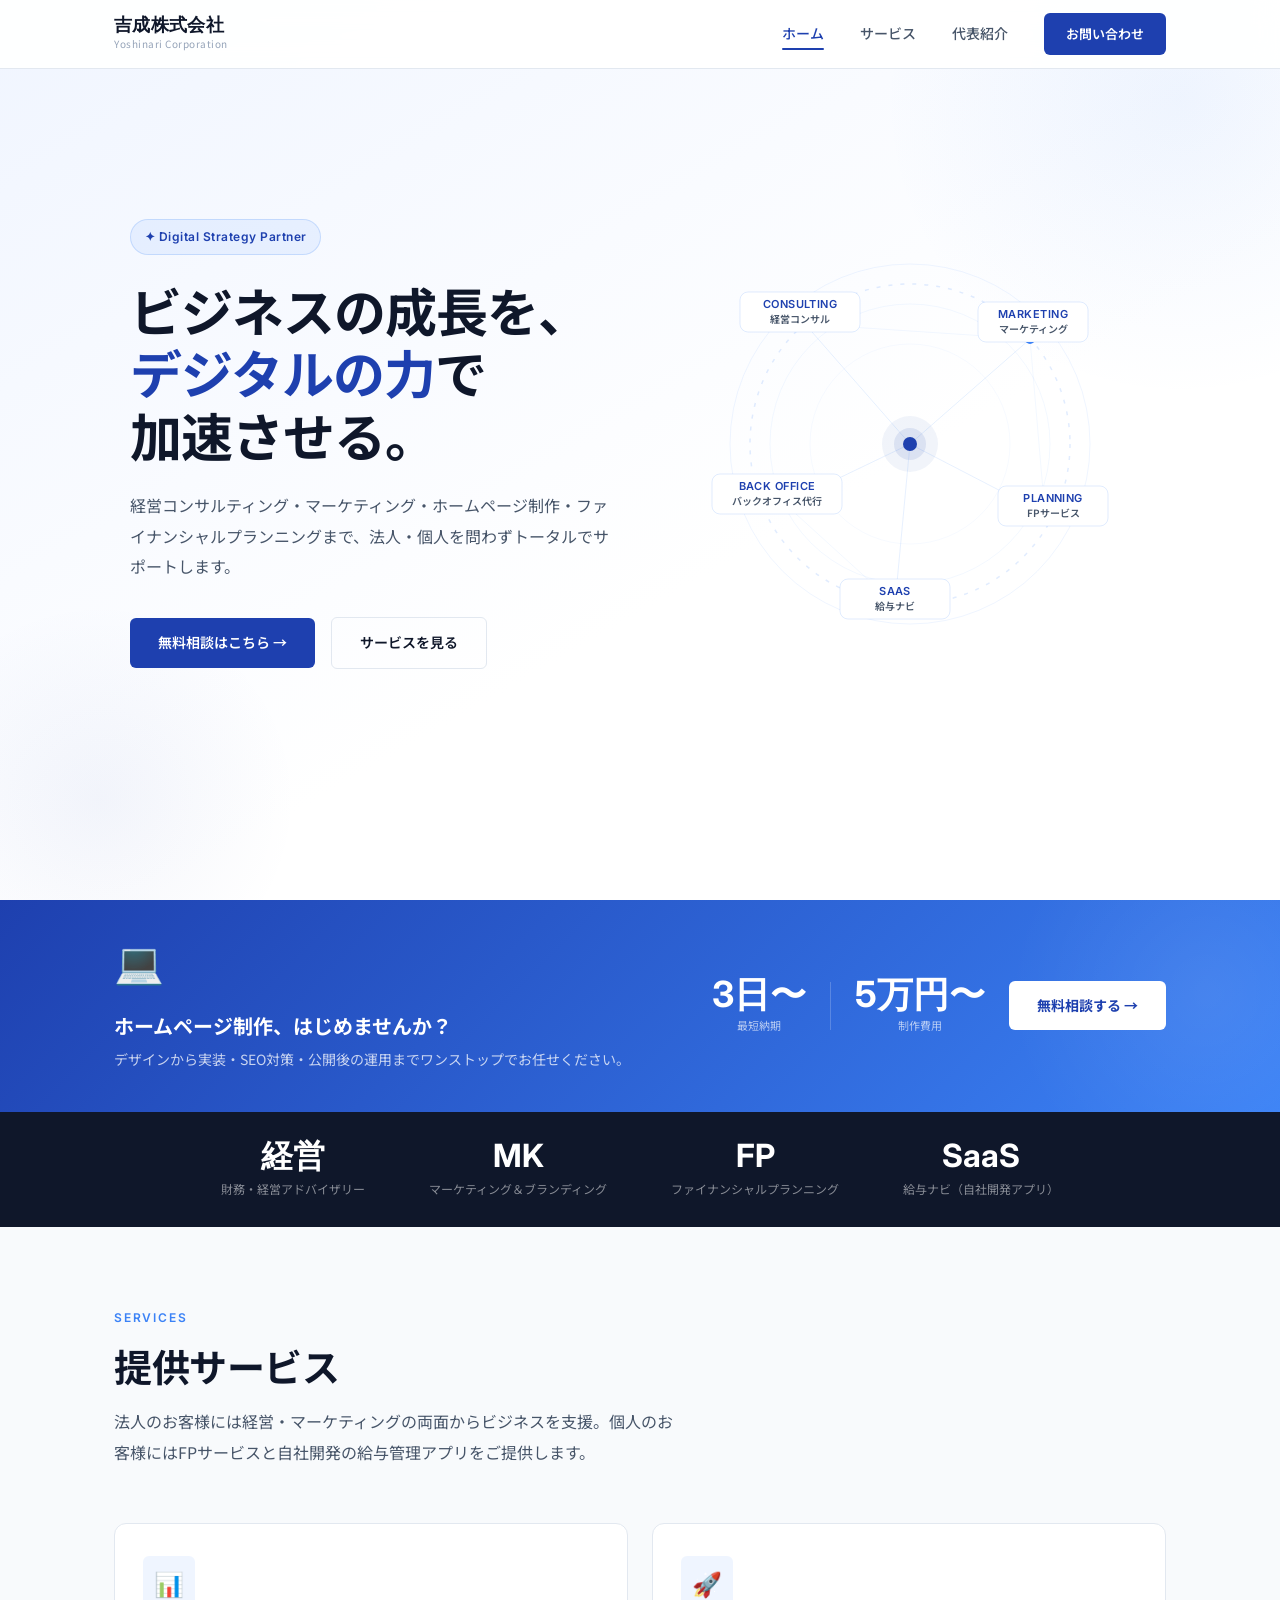
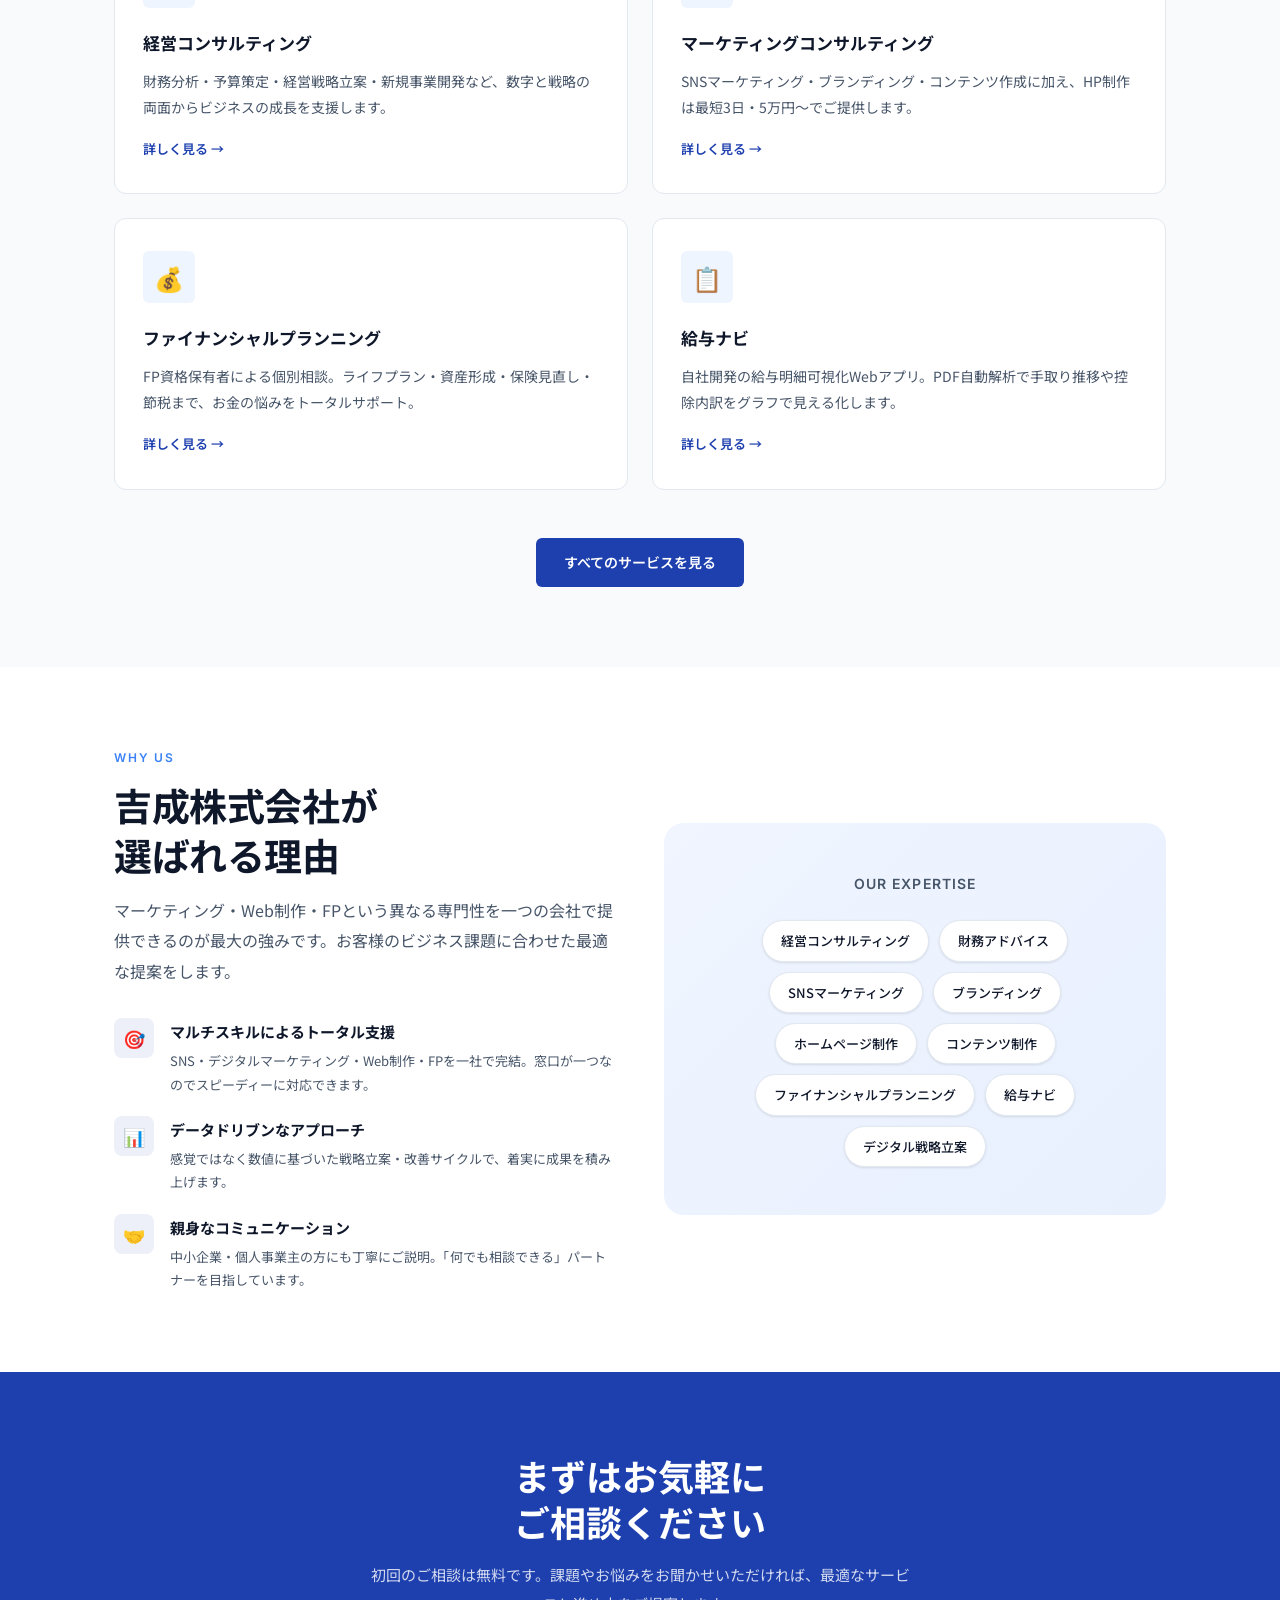
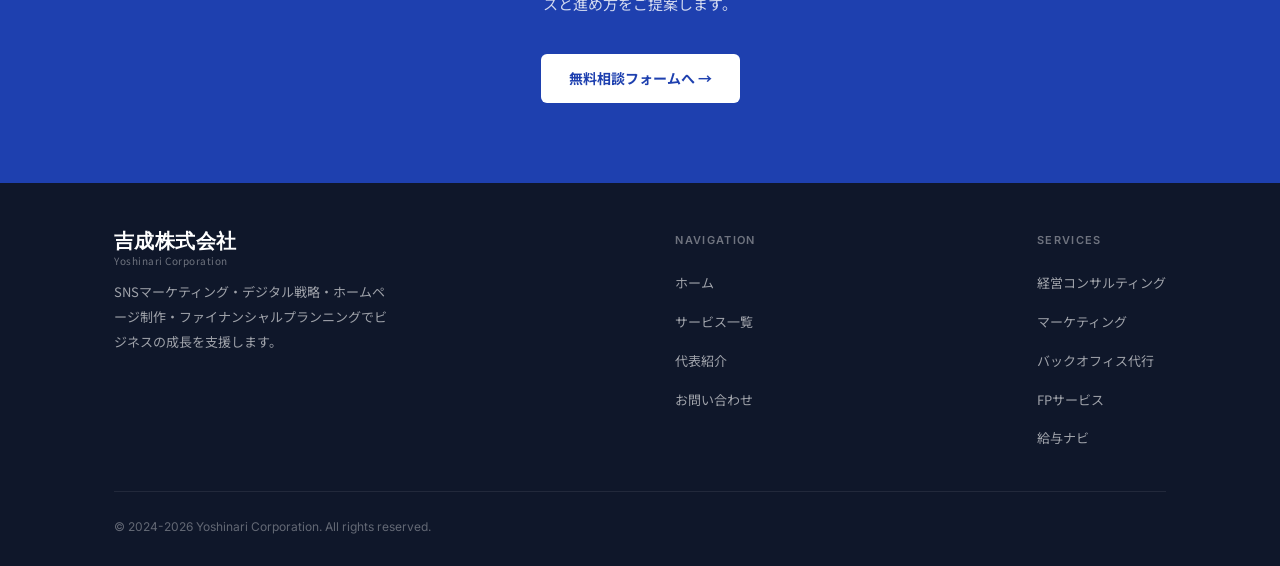
<file: index.html>
<!DOCTYPE html>
<html lang="ja">
<head>
  <meta charset="UTF-8" />
  <meta name="viewport" content="width=device-width, initial-scale=1.0" />
  <!-- Google Analytics (GA4) -->
  <script async src="https://www.googletagmanager.com/gtag/js?id=G-PL3QRM702Z"></script>
  <script>
    window.dataLayer = window.dataLayer || [];
    function gtag(){dataLayer.push(arguments);}
    gtag('js', new Date());
    gtag('config', 'G-PL3QRM702Z');
  </script>
  <meta name="robots" content="index, follow, max-image-preview:large" />
  <meta name="googlebot" content="index, follow, max-image-preview:large" />
  <meta name="description" content="吉成株式会社はSNSマーケティング・ブランディング・デジタルマーケティング・ホームページ制作・ファイナンシャルプランニングを通じて、お客様のビジネス成長を支援します。" />
  <meta property="og:title" content="吉成株式会社 | SNSマーケティング・デジタル戦略・FPサービス" />
  <meta property="og:description" content="SNSマーケティング、ブランディング、デジタルマーケティング、ホームページ制作、FPサービスでビジネスをトータルサポート。" />
  <meta property="og:type" content="website" />
  <meta property="og:url" content="https://yoshinarcorp.com/" />
  <meta property="og:image" content="https://yoshinarcorp.com/images/og-image.png" />
  <meta property="og:image:width" content="1200" />
  <meta property="og:image:height" content="630" />
  <meta name="twitter:card" content="summary_large_image" />
  <meta name="twitter:title" content="吉成株式会社 | SNSマーケティング・デジタル戦略・FPサービス" />
  <meta name="twitter:description" content="SNSマーケティング、ブランディング、デジタルマーケティング、ホームページ制作、FPサービスでビジネスをトータルサポート。" />
  <meta name="twitter:image" content="https://yoshinarcorp.com/images/og-image.png" />
  <link rel="icon" href="images/favicon.svg" type="image/svg+xml" />
  <link rel="canonical" href="https://yoshinarcorp.com/" />
  <title>吉成株式会社 | SNSマーケティング・デジタル戦略・FPサービス</title>
  <link rel="stylesheet" href="css/style.css" />
  <script type="application/ld+json">
  {
    "@context": "https://schema.org",
    "@type": "Organization",
    "name": "吉成株式会社",
    "url": "https://yoshinarcorp.com",
    "logo": "https://yoshinarcorp.com/images/og-image.png",
    "description": "SNSマーケティング・ブランディング・デジタルマーケティング・ホームページ制作・ファイナンシャルプランニングを通じて、お客様のビジネス成長を支援します。",
    "founder": {
      "@type": "Person",
      "name": "古市良徳",
      "jobTitle": "代表取締役"
    },
    "address": {
      "@type": "PostalAddress",
      "addressCountry": "JP"
    },
    "sameAs": []
  }
  </script>
  <style>
    /* ---- トップページ固有スタイル ---- */

    /* ヒーロー */
    .hero {
      min-height: 100vh;
      display: flex;
      align-items: center;
      padding-top: 68px;
      background: linear-gradient(150deg, #f0f5ff 0%, #ffffff 60%);
      position: relative;
      overflow: hidden;
    }

    .hero::before {
      content: '';
      position: absolute;
      top: -200px;
      right: -200px;
      width: 600px;
      height: 600px;
      background: radial-gradient(circle, rgba(59,130,246,0.07) 0%, transparent 70%);
      pointer-events: none;
    }

    .hero::after {
      content: '';
      position: absolute;
      bottom: -100px;
      left: -100px;
      width: 400px;
      height: 400px;
      background: radial-gradient(circle, rgba(30,64,175,0.05) 0%, transparent 70%);
      pointer-events: none;
    }

    .hero-inner {
      display: grid;
      grid-template-columns: 1fr 1fr;
      align-items: center;
      gap: 60px;
      max-width: var(--max-width);
      margin: 0 auto;
      padding: 80px 24px;
      position: relative;
      z-index: 1;
    }

    .hero-badge {
      display: inline-flex;
      align-items: center;
      gap: 8px;
      background: rgba(59,130,246,0.08);
      border: 1px solid rgba(59,130,246,0.2);
      border-radius: 100px;
      padding: 6px 14px;
      font-size: 12px;
      font-weight: 600;
      color: var(--color-accent);
      margin-bottom: 24px;
      font-family: var(--font-en);
      letter-spacing: 0.04em;
    }

    .hero-title {
      font-size: clamp(32px, 5vw, 52px);
      font-weight: 700;
      line-height: 1.2;
      letter-spacing: -0.02em;
      color: var(--color-text-primary);
      margin-bottom: 24px;
    }

    .hero-title em {
      font-style: normal;
      color: var(--color-accent);
    }

    .hero-desc {
      font-size: 16px;
      color: var(--color-text-secondary);
      line-height: 1.9;
      margin-bottom: 36px;
      max-width: 480px;
    }

    .hero-actions {
      display: flex;
      align-items: center;
      gap: 16px;
      flex-wrap: wrap;
    }

    /* ヒーロービジュアル */
    .hero-visual {
      display: flex;
      justify-content: center;
      align-items: center;
    }

    /* グローブビジュアル */
    .hero-globe {
      position: relative;
      width: 420px;
      height: 420px;
      max-width: 100%;
      aspect-ratio: 1;
    }

    .hero-globe svg {
      width: 100%;
      height: 100%;
    }

    /* ノードのパルスアニメーション */
    @keyframes pulse {
      0%, 100% { opacity: 0.7; r: 4; }
      50% { opacity: 1; r: 6; }
    }

    @keyframes pulse-lg {
      0%, 100% { opacity: 0.6; r: 6; }
      50% { opacity: 1; r: 9; }
    }

    @keyframes orbit {
      0% { stroke-dashoffset: 0; }
      100% { stroke-dashoffset: -20; }
    }

    @keyframes float-label {
      0%, 100% { transform: translateY(0); }
      50% { transform: translateY(-6px); }
    }

    .globe-node {
      animation: pulse 3s ease-in-out infinite;
    }

    .globe-node-lg {
      animation: pulse-lg 3s ease-in-out infinite;
    }

    .globe-ring {
      animation: orbit 4s linear infinite;
    }

    .globe-label {
      font-family: var(--font-en);
      font-size: 11px;
      font-weight: 600;
      fill: var(--color-accent);
      letter-spacing: 0.04em;
    }

    .globe-label-ja {
      font-family: var(--font-ja);
      font-size: 10px;
      font-weight: 600;
      fill: var(--color-text-secondary);
    }

    .globe-float {
      animation: float-label 4s ease-in-out infinite;
    }

    .globe-float-delay-1 { animation-delay: 0.8s; }
    .globe-float-delay-2 { animation-delay: 1.6s; }
    .globe-float-delay-3 { animation-delay: 2.4s; }
    .globe-float-delay-4 { animation-delay: 3.2s; }

    /* HP制作バナー */
    .hp-banner {
      background: linear-gradient(135deg, #1e40af 0%, #3b82f6 100%);
      padding: 0;
      position: relative;
      overflow: hidden;
    }

    .hp-banner::before {
      content: '';
      position: absolute;
      top: -50%;
      right: -10%;
      width: 400px;
      height: 400px;
      background: radial-gradient(circle, rgba(255,255,255,0.08) 0%, transparent 70%);
      pointer-events: none;
    }

    .hp-banner-inner {
      display: flex;
      align-items: center;
      justify-content: space-between;
      gap: 32px;
      padding: 40px 24px;
      max-width: var(--max-width);
      margin: 0 auto;
      position: relative;
      z-index: 1;
    }

    .hp-banner-content {
      display: flex;
      align-items: center;
      gap: 28px;
      flex-wrap: wrap;
    }

    .hp-banner-icon {
      font-size: 40px;
      line-height: 1;
    }

    .hp-banner-text h3 {
      font-size: 20px;
      font-weight: 700;
      color: white;
      margin-bottom: 4px;
    }

    .hp-banner-text p {
      font-size: 14px;
      color: rgba(255,255,255,0.75);
      line-height: 1.7;
    }

    .hp-banner-highlight {
      display: flex;
      align-items: center;
      gap: 24px;
      flex-shrink: 0;
    }

    .hp-banner-num {
      text-align: center;
    }

    .hp-banner-num-value {
      font-family: var(--font-en);
      font-size: 36px;
      font-weight: 700;
      color: white;
      line-height: 1;
    }

    .hp-banner-num-label {
      font-size: 11px;
      color: rgba(255,255,255,0.65);
      margin-top: 4px;
      white-space: nowrap;
    }

    .hp-banner-divider {
      width: 1px;
      height: 48px;
      background: rgba(255,255,255,0.2);
    }

    .btn-banner {
      background: white;
      color: var(--color-accent);
      font-weight: 700;
      white-space: nowrap;
      flex-shrink: 0;
    }

    .btn-banner:hover {
      background: #f0f5ff;
      transform: translateY(-2px);
      box-shadow: 0 8px 24px rgba(0,0,0,0.2);
    }

    @media (max-width: 900px) {
      .hp-banner-inner {
        flex-direction: column;
        text-align: center;
      }
      .hp-banner-content { justify-content: center; }
      .hp-banner-highlight { justify-content: center; }
    }

    /* 実績バー */
    .stats-bar {
      background: var(--color-text-primary);
      padding: 28px 0;
    }

    .stats-inner {
      display: flex;
      justify-content: center;
      gap: 64px;
      flex-wrap: wrap;
    }

    .stat-item {
      text-align: center;
    }

    .stat-number {
      font-family: var(--font-en);
      font-size: 32px;
      font-weight: 700;
      color: var(--color-white);
      line-height: 1;
    }

    .stat-label {
      font-size: 12px;
      color: rgba(255,255,255,0.5);
      margin-top: 6px;
    }

    /* サービス一覧 */
    .services-section {
      background: var(--color-surface);
    }

    .services-header {
      margin-bottom: 56px;
    }

    .services-grid {
      display: grid;
      grid-template-columns: repeat(2, 1fr);
      gap: 24px;
    }

    .service-card {
      background: var(--color-white);
      border: 1px solid var(--color-border);
      border-radius: var(--radius-md);
      padding: 32px 28px;
      transition: transform var(--transition), box-shadow var(--transition), border-color var(--transition);
    }

    .service-card:hover {
      transform: translateY(-6px);
      box-shadow: var(--shadow-lg);
      border-color: rgba(59,130,246,0.3);
    }

    .service-icon {
      width: 52px;
      height: 52px;
      background: rgba(59,130,246,0.08);
      border-radius: var(--radius-sm);
      display: flex;
      align-items: center;
      justify-content: center;
      font-size: 24px;
      margin-bottom: 20px;
    }

    .service-name {
      font-size: 17px;
      font-weight: 700;
      color: var(--color-text-primary);
      margin-bottom: 10px;
    }

    .service-desc {
      font-size: 14px;
      color: var(--color-text-secondary);
      line-height: 1.85;
    }

    .service-link {
      display: inline-flex;
      align-items: center;
      gap: 6px;
      font-size: 13px;
      font-weight: 600;
      color: var(--color-accent);
      margin-top: 16px;
      transition: gap var(--transition);
    }

    .service-link:hover {
      gap: 10px;
    }

    /* 会社の特徴 */
    .features-section {}

    .features-grid {
      display: grid;
      grid-template-columns: 1fr 1fr;
      gap: 48px;
      align-items: center;
    }

    .features-text .section-desc {
      max-width: 100%;
      margin-bottom: 32px;
    }

    .feature-list {
      display: flex;
      flex-direction: column;
      gap: 20px;
    }

    .feature-item {
      display: flex;
      gap: 16px;
      align-items: flex-start;
    }

    .feature-icon {
      width: 40px;
      height: 40px;
      min-width: 40px;
      background: rgba(30,64,175,0.08);
      border-radius: 8px;
      display: flex;
      align-items: center;
      justify-content: center;
      font-size: 18px;
    }

    .feature-item h3 {
      font-size: 15px;
      font-weight: 700;
      margin-bottom: 4px;
    }

    .feature-item p {
      font-size: 13px;
      color: var(--color-text-secondary);
      line-height: 1.8;
    }

    .features-visual {
      background: linear-gradient(135deg, #f0f5ff 0%, #e8f0fe 100%);
      border-radius: var(--radius-lg);
      padding: 48px 40px;
      text-align: center;
    }

    .features-visual-title {
      font-size: 14px;
      font-weight: 600;
      color: var(--color-text-secondary);
      margin-bottom: 24px;
      text-transform: uppercase;
      letter-spacing: 0.08em;
      font-family: var(--font-en);
    }

    .services-tags {
      display: flex;
      flex-wrap: wrap;
      gap: 10px;
      justify-content: center;
    }

    .tag {
      background: var(--color-white);
      border: 1px solid var(--color-border);
      border-radius: 100px;
      padding: 8px 18px;
      font-size: 13px;
      font-weight: 500;
      color: var(--color-text-primary);
      box-shadow: var(--shadow-sm);
    }

    /* CTAセクション */
    .cta-section {
      background: var(--color-accent);
      padding: 80px 0;
    }

    .cta-inner {
      text-align: center;
      max-width: 600px;
      margin: 0 auto;
      padding: 0 24px;
    }

    .cta-title {
      font-size: clamp(24px, 4vw, 36px);
      font-weight: 700;
      color: var(--color-white);
      margin-bottom: 16px;
      line-height: 1.3;
    }

    .cta-desc {
      font-size: 15px;
      color: rgba(255,255,255,0.8);
      line-height: 1.9;
      margin-bottom: 36px;
    }

    .btn-white {
      background: var(--color-white);
      color: var(--color-accent);
      font-weight: 700;
    }

    .btn-white:hover {
      background: #f0f5ff;
      transform: translateY(-2px);
      box-shadow: 0 8px 24px rgba(0,0,0,0.15);
    }

    /* レスポンシブ */
    @media (max-width: 900px) {
      .hero-inner {
        grid-template-columns: 1fr;
        text-align: center;
        gap: 48px;
      }

      .hero-desc { max-width: 100%; }
      .hero-actions { justify-content: center; }
      .hero-globe { width: 320px; height: 320px; margin: 0 auto; }

      .services-grid { grid-template-columns: 1fr 1fr; }
      .features-grid { grid-template-columns: 1fr; }
    }

    @media (max-width: 600px) {
      .services-grid { grid-template-columns: 1fr; }
      .stats-inner { gap: 32px; }
    }
  </style>
</head>
<body>

  <!-- ヘッダー -->
  <header class="site-header" role="banner">
    <div class="header-inner">
      <a href="/" class="logo" aria-label="吉成株式会社 トップへ">
        <span class="logo-name">吉成株式会社</span>
        <span class="logo-tagline">Yoshinari Corporation</span>
      </a>
      <button class="hamburger" aria-label="メニューを開く" aria-expanded="false">
        <span></span><span></span><span></span>
      </button>
      <nav class="nav-links" role="navigation" aria-label="グローバルナビゲーション">
        <a href="/" class="active">ホーム</a>
        <a href="services.html">サービス</a>
        <a href="about.html">代表紹介</a>
        <a href="contact.html" class="nav-cta">お問い合わせ</a>
      </nav>
    </div>
  </header>

  <main>

    <!-- ヒーローセクション -->
    <section class="hero" aria-label="メインビジュアル">
      <div class="hero-inner">
        <div class="hero-content">
          <div class="hero-badge fade-in">✦ Digital Strategy Partner</div>
          <h1 class="hero-title fade-in fade-in-delay-1">
            ビジネスの成長を、<br />
            <em>デジタルの力</em>で<br />
            加速させる。
          </h1>
          <p class="hero-desc fade-in fade-in-delay-2">
            経営コンサルティング・マーケティング・ホームページ制作・ファイナンシャルプランニングまで、法人・個人を問わずトータルでサポートします。
          </p>
          <div class="hero-actions fade-in fade-in-delay-3">
            <a href="contact.html" class="btn btn-primary">無料相談はこちら →</a>
            <a href="services.html" class="btn btn-secondary">サービスを見る</a>
          </div>
        </div>
        <!-- グローブビジュアル -->
        <div class="hero-visual fade-in fade-in-delay-2">
          <div class="hero-globe">
            <svg viewBox="0 0 420 420" fill="none" xmlns="http://www.w3.org/2000/svg">
              <!-- 外周リング -->
              <circle cx="210" cy="210" r="180" stroke="rgba(59,130,246,0.08)" stroke-width="1" />
              <circle cx="210" cy="210" r="140" stroke="rgba(59,130,246,0.06)" stroke-width="1" />
              <circle cx="210" cy="210" r="100" stroke="rgba(59,130,246,0.04)" stroke-width="1" />

              <!-- 回転する点線リング -->
              <circle cx="210" cy="210" r="160" stroke="rgba(59,130,246,0.15)" stroke-width="1.5" stroke-dasharray="4 8" class="globe-ring" fill="none" />

              <!-- 接続線 -->
              <line x1="210" y1="210" x2="105" y2="90" stroke="rgba(59,130,246,0.12)" stroke-width="1" />
              <line x1="210" y1="210" x2="330" y2="105" stroke="rgba(59,130,246,0.12)" stroke-width="1" />
              <line x1="210" y1="210" x2="85" y2="270" stroke="rgba(59,130,246,0.12)" stroke-width="1" />
              <line x1="210" y1="210" x2="345" y2="280" stroke="rgba(59,130,246,0.12)" stroke-width="1" />
              <line x1="210" y1="210" x2="195" y2="370" stroke="rgba(59,130,246,0.12)" stroke-width="1" />
              <line x1="105" y1="90" x2="330" y2="105" stroke="rgba(59,130,246,0.06)" stroke-width="1" />
              <line x1="85" y1="270" x2="195" y2="370" stroke="rgba(59,130,246,0.06)" stroke-width="1" />
              <line x1="330" y1="105" x2="345" y2="280" stroke="rgba(59,130,246,0.06)" stroke-width="1" />

              <!-- 中心ノード -->
              <circle cx="210" cy="210" r="28" fill="rgba(30,64,175,0.06)" />
              <circle cx="210" cy="210" r="16" fill="rgba(30,64,175,0.1)" />
              <circle cx="210" cy="210" r="7" fill="#1e40af" />

              <!-- 外周ノード -->
              <circle cx="105" cy="90" r="5" fill="#3b82f6" class="globe-node" />
              <circle cx="330" cy="105" r="5" fill="#3b82f6" class="globe-node" style="animation-delay:0.6s" />
              <circle cx="85" cy="270" r="5" fill="#3b82f6" class="globe-node" style="animation-delay:1.2s" />
              <circle cx="345" cy="280" r="5" fill="#3b82f6" class="globe-node" style="animation-delay:1.8s" />
              <circle cx="195" cy="370" r="5" fill="#3b82f6" class="globe-node" style="animation-delay:2.4s" />

              <!-- ラベル背景 + テキスト -->
              <g class="globe-float">
                <rect x="40" y="58" width="120" height="40" rx="8" fill="white" stroke="rgba(59,130,246,0.15)" stroke-width="1" />
                <text x="100" y="74" text-anchor="middle" class="globe-label">CONSULTING</text>
                <text x="100" y="89" text-anchor="middle" class="globe-label-ja">経営コンサル</text>
              </g>

              <g class="globe-float globe-float-delay-1">
                <rect x="278" y="68" width="110" height="40" rx="8" fill="white" stroke="rgba(59,130,246,0.15)" stroke-width="1" />
                <text x="333" y="84" text-anchor="middle" class="globe-label">MARKETING</text>
                <text x="333" y="99" text-anchor="middle" class="globe-label-ja">マーケティング</text>
              </g>

              <g class="globe-float globe-float-delay-2">
                <rect x="12" y="240" width="130" height="40" rx="8" fill="white" stroke="rgba(59,130,246,0.15)" stroke-width="1" />
                <text x="77" y="256" text-anchor="middle" class="globe-label">BACK OFFICE</text>
                <text x="77" y="271" text-anchor="middle" class="globe-label-ja">バックオフィス代行</text>
              </g>

              <g class="globe-float globe-float-delay-3">
                <rect x="298" y="252" width="110" height="40" rx="8" fill="white" stroke="rgba(59,130,246,0.15)" stroke-width="1" />
                <text x="353" y="268" text-anchor="middle" class="globe-label">PLANNING</text>
                <text x="353" y="283" text-anchor="middle" class="globe-label-ja">FPサービス</text>
              </g>

              <g class="globe-float globe-float-delay-4">
                <rect x="140" y="345" width="110" height="40" rx="8" fill="white" stroke="rgba(59,130,246,0.15)" stroke-width="1" />
                <text x="195" y="361" text-anchor="middle" class="globe-label">SAAS</text>
                <text x="195" y="376" text-anchor="middle" class="globe-label-ja">給与ナビ</text>
              </g>
            </svg>
          </div>
        </div>
      </div>
    </section>

    <!-- HP制作バナー -->
    <div class="hp-banner" role="complementary" aria-label="ホームページ制作のご案内">
      <div class="hp-banner-inner">
        <div class="hp-banner-content fade-in">
          <div class="hp-banner-icon">💻</div>
          <div class="hp-banner-text">
            <h3>ホームページ制作、はじめませんか？</h3>
            <p>デザインから実装・SEO対策・公開後の運用までワンストップでお任せください。</p>
          </div>
        </div>
        <div class="hp-banner-highlight fade-in fade-in-delay-1">
          <div class="hp-banner-num">
            <div class="hp-banner-num-value">3日〜</div>
            <div class="hp-banner-num-label">最短納期</div>
          </div>
          <div class="hp-banner-divider"></div>
          <div class="hp-banner-num">
            <div class="hp-banner-num-value">5万円〜</div>
            <div class="hp-banner-num-label">制作費用</div>
          </div>
          <a href="contact.html" class="btn btn-banner fade-in fade-in-delay-2">無料相談する →</a>
        </div>
      </div>
    </div>

    <!-- 実績バー -->
    <div class="stats-bar" role="complementary" aria-label="実績数値">
      <div class="container">
        <div class="stats-inner">
          <div class="stat-item fade-in">
            <div class="stat-number">経営</div>
            <div class="stat-label">財務・経営アドバイザリー</div>
          </div>
          <div class="stat-item fade-in fade-in-delay-1">
            <div class="stat-number">MK</div>
            <div class="stat-label">マーケティング＆ブランディング</div>
          </div>
          <div class="stat-item fade-in fade-in-delay-2">
            <div class="stat-number">FP</div>
            <div class="stat-label">ファイナンシャルプランニング</div>
          </div>
          <div class="stat-item fade-in fade-in-delay-3">
            <div class="stat-number">SaaS</div>
            <div class="stat-label">給与ナビ（自社開発アプリ）</div>
          </div>
        </div>
      </div>
    </div>

    <!-- サービス概要 -->
    <section class="services-section" aria-labelledby="services-heading">
      <div class="container">
        <div class="services-header">
          <p class="section-label">Services</p>
          <h2 class="section-title" id="services-heading">提供サービス</h2>
          <p class="section-desc">法人のお客様には経営・マーケティングの両面からビジネスを支援。個人のお客様にはFPサービスと自社開発の給与管理アプリをご提供します。</p>
        </div>
        <div class="services-grid">
          <div class="service-card fade-in">
            <div class="service-icon">📊</div>
            <h3 class="service-name">経営コンサルティング</h3>
            <p class="service-desc">財務分析・予算策定・経営戦略立案・新規事業開発など、数字と戦略の両面からビジネスの成長を支援します。</p>
            <a href="services.html#management" class="service-link">詳しく見る →</a>
          </div>
          <div class="service-card fade-in fade-in-delay-1">
            <div class="service-icon">🚀</div>
            <h3 class="service-name">マーケティングコンサルティング</h3>
            <p class="service-desc">SNSマーケティング・ブランディング・コンテンツ作成に加え、HP制作は最短3日・5万円〜でご提供します。</p>
            <a href="services.html#marketing" class="service-link">詳しく見る →</a>
          </div>
          <div class="service-card fade-in fade-in-delay-2">
            <div class="service-icon">💰</div>
            <h3 class="service-name">ファイナンシャルプランニング</h3>
            <p class="service-desc">FP資格保有者による個別相談。ライフプラン・資産形成・保険見直し・節税まで、お金の悩みをトータルサポート。</p>
            <a href="services.html#fp" class="service-link">詳しく見る →</a>
          </div>
          <div class="service-card fade-in fade-in-delay-3">
            <div class="service-icon">📋</div>
            <h3 class="service-name">給与ナビ</h3>
            <p class="service-desc">自社開発の給与明細可視化Webアプリ。PDF自動解析で手取り推移や控除内訳をグラフで見える化します。</p>
            <a href="services.html#kyuyo-navi" class="service-link">詳しく見る →</a>
          </div>
        </div>
        <div class="text-center mt-48">
          <a href="services.html" class="btn btn-primary">すべてのサービスを見る</a>
        </div>
      </div>
    </section>

    <!-- 特徴 -->
    <section class="features-section" aria-labelledby="features-heading">
      <div class="container">
        <div class="features-grid">
          <div class="features-text">
            <p class="section-label fade-in">Why Us</p>
            <h2 class="section-title fade-in fade-in-delay-1" id="features-heading">吉成株式会社が<br />選ばれる理由</h2>
            <p class="section-desc fade-in fade-in-delay-2">
              マーケティング・Web制作・FPという異なる専門性を一つの会社で提供できるのが最大の強みです。お客様のビジネス課題に合わせた最適な提案をします。
            </p>
            <div class="feature-list mt-24">
              <div class="feature-item fade-in fade-in-delay-1">
                <div class="feature-icon">🎯</div>
                <div>
                  <h3>マルチスキルによるトータル支援</h3>
                  <p>SNS・デジタルマーケティング・Web制作・FPを一社で完結。窓口が一つなのでスピーディーに対応できます。</p>
                </div>
              </div>
              <div class="feature-item fade-in fade-in-delay-2">
                <div class="feature-icon">📊</div>
                <div>
                  <h3>データドリブンなアプローチ</h3>
                  <p>感覚ではなく数値に基づいた戦略立案・改善サイクルで、着実に成果を積み上げます。</p>
                </div>
              </div>
              <div class="feature-item fade-in fade-in-delay-3">
                <div class="feature-icon">🤝</div>
                <div>
                  <h3>親身なコミュニケーション</h3>
                  <p>中小企業・個人事業主の方にも丁寧にご説明。「何でも相談できる」パートナーを目指しています。</p>
                </div>
              </div>
            </div>
          </div>
          <div class="features-visual fade-in fade-in-delay-2">
            <div class="features-visual-title">Our Expertise</div>
            <div class="services-tags">
              <span class="tag">経営コンサルティング</span>
              <span class="tag">財務アドバイス</span>
              <span class="tag">SNSマーケティング</span>
              <span class="tag">ブランディング</span>
              <span class="tag">ホームページ制作</span>
              <span class="tag">コンテンツ制作</span>
              <span class="tag">ファイナンシャルプランニング</span>
              <span class="tag">給与ナビ</span>
              <span class="tag">デジタル戦略立案</span>
            </div>
          </div>
        </div>
      </div>
    </section>

    <!-- CTA -->
    <section class="cta-section" aria-labelledby="cta-heading">
      <div class="cta-inner">
        <h2 class="cta-title fade-in" id="cta-heading">まずはお気軽に<br />ご相談ください</h2>
        <p class="cta-desc fade-in fade-in-delay-1">
          初回のご相談は無料です。課題やお悩みをお聞かせいただければ、最適なサービスと進め方をご提案します。
        </p>
        <a href="contact.html" class="btn btn-white fade-in fade-in-delay-2">無料相談フォームへ →</a>
      </div>
    </section>

  </main>

  <!-- フッター -->
  <footer class="site-footer" role="contentinfo">
    <div class="footer-inner">
      <div class="footer-top">
        <div class="footer-logo">
          <div class="logo">
            <span class="logo-name">吉成株式会社</span>
            <span class="logo-tagline">Yoshinari Corporation</span>
          </div>
          <p class="footer-desc">SNSマーケティング・デジタル戦略・ホームページ制作・ファイナンシャルプランニングでビジネスの成長を支援します。</p>
        </div>
        <nav class="footer-nav" aria-label="フッターナビゲーション">
          <h4>Navigation</h4>
          <ul>
            <li><a href="/">ホーム</a></li>
            <li><a href="services.html">サービス一覧</a></li>
            <li><a href="about.html">代表紹介</a></li>
            <li><a href="contact.html">お問い合わせ</a></li>
          </ul>
        </nav>
        <div class="footer-nav">
          <h4>Services</h4>
          <ul>
            <li><a href="services.html#management">経営コンサルティング</a></li>
            <li><a href="services.html#marketing">マーケティング</a></li>
            <li><a href="services.html#backoffice">バックオフィス代行</a></li>
            <li><a href="services.html#fp">FPサービス</a></li>
            <li><a href="services.html#kyuyo-navi">給与ナビ</a></li>
          </ul>
        </div>
      </div>
      <div class="footer-bottom">
        <p class="footer-copyright">&copy; 2024-2026 Yoshinari Corporation. All rights reserved.</p>
      </div>
    </div>
  </footer>

  <script src="js/main.js"></script>
</body>
</html>
</file>
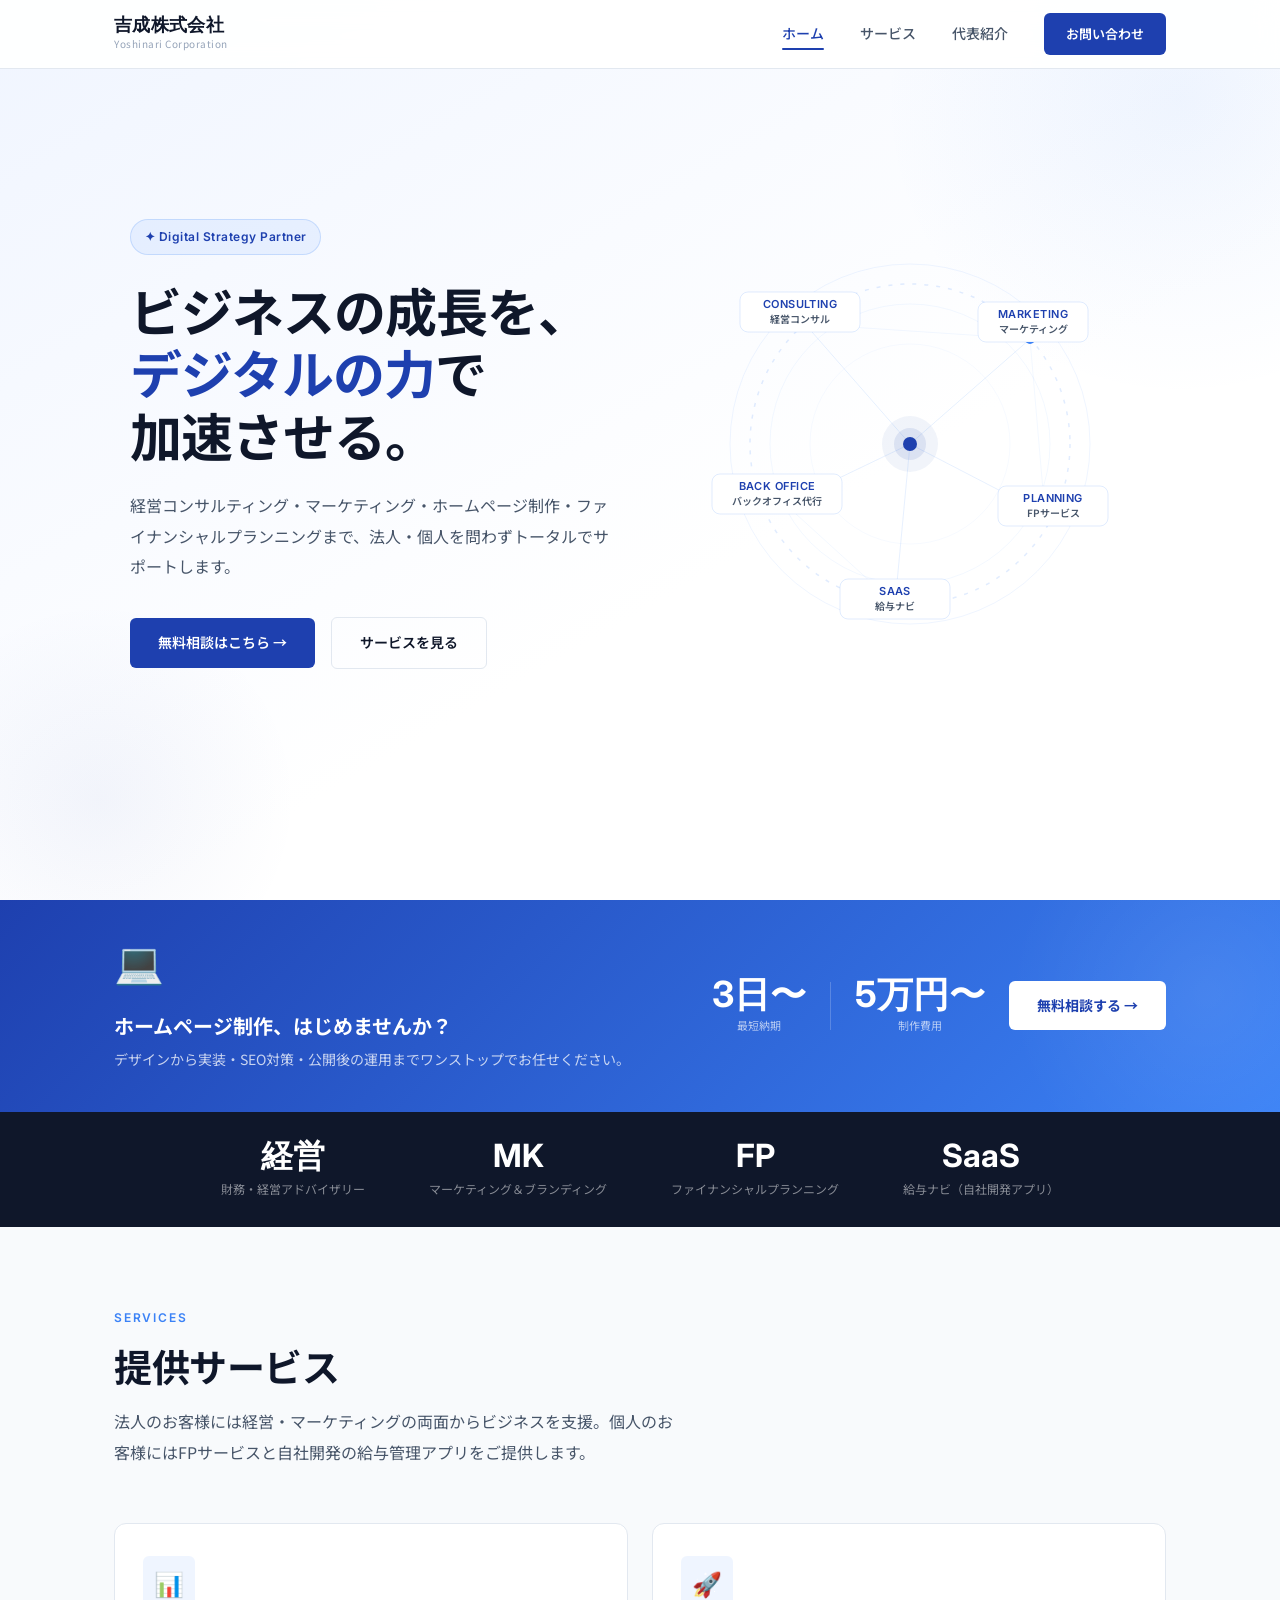
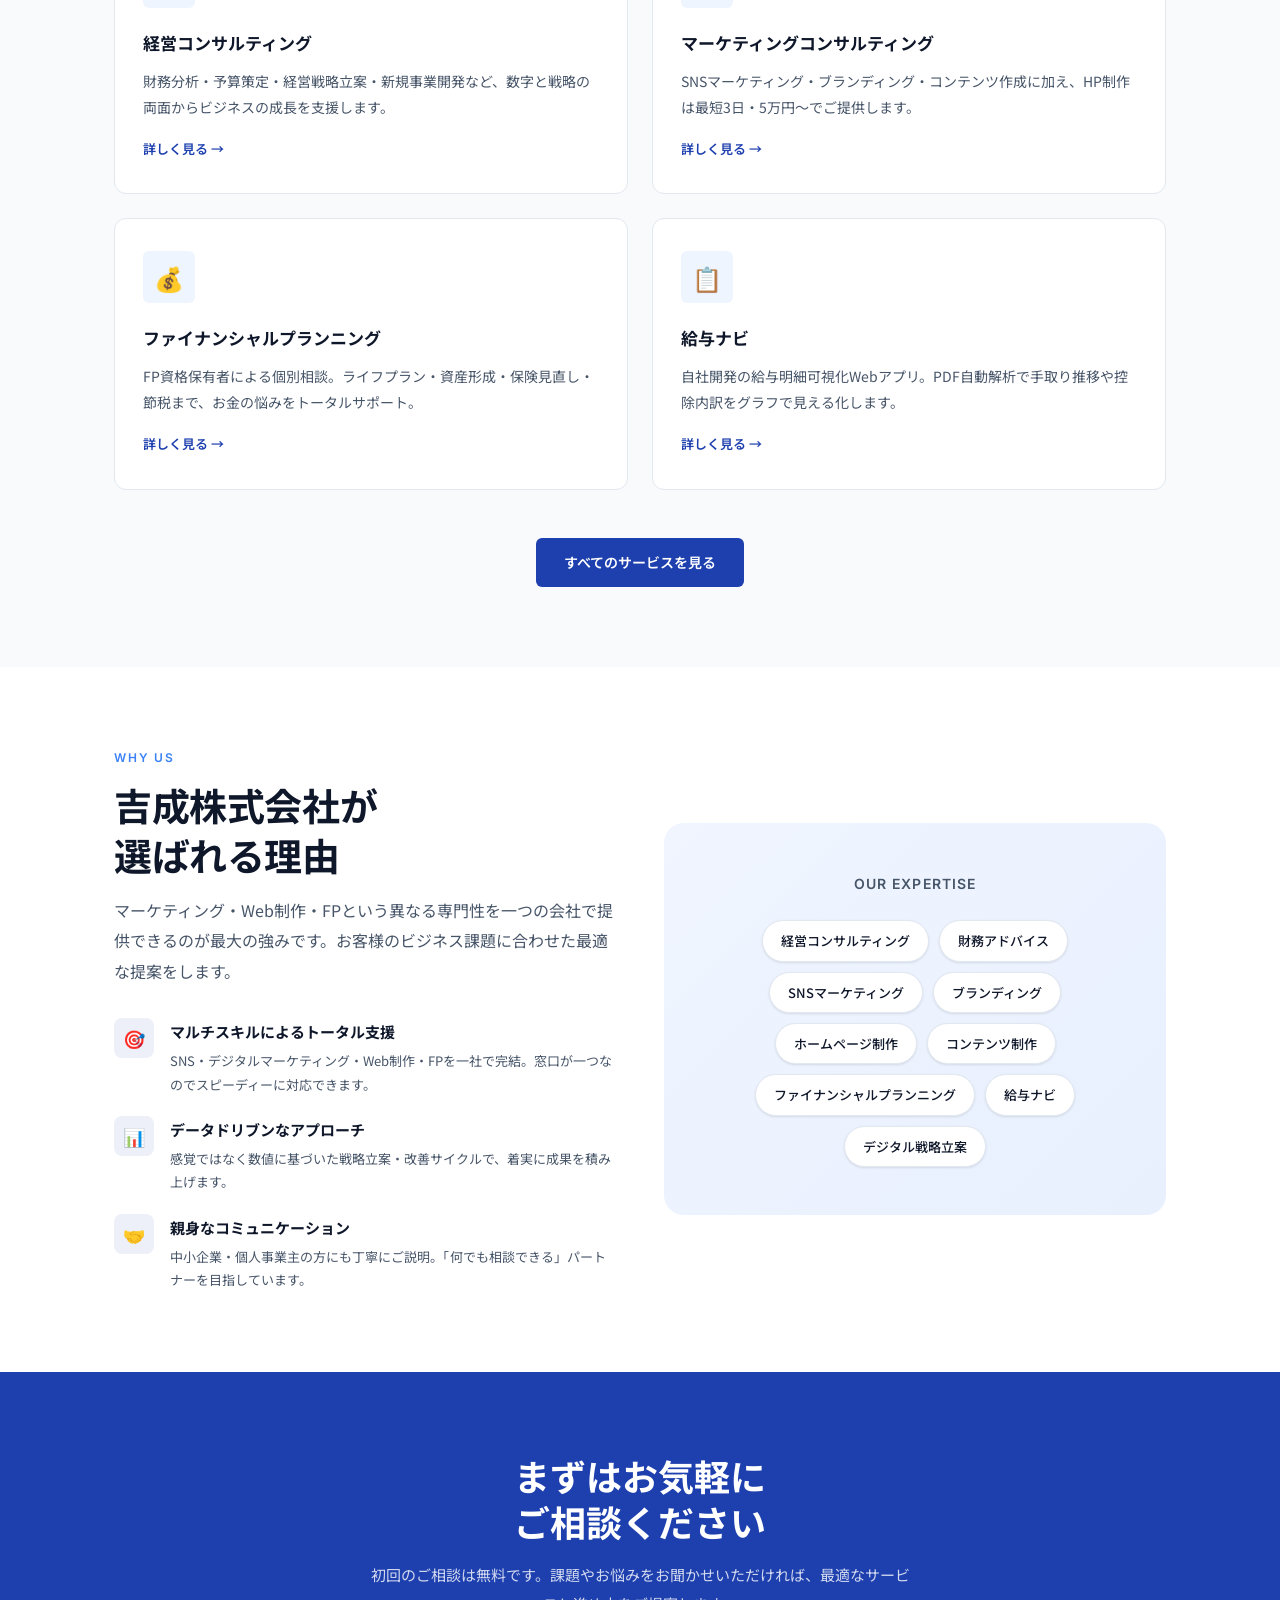
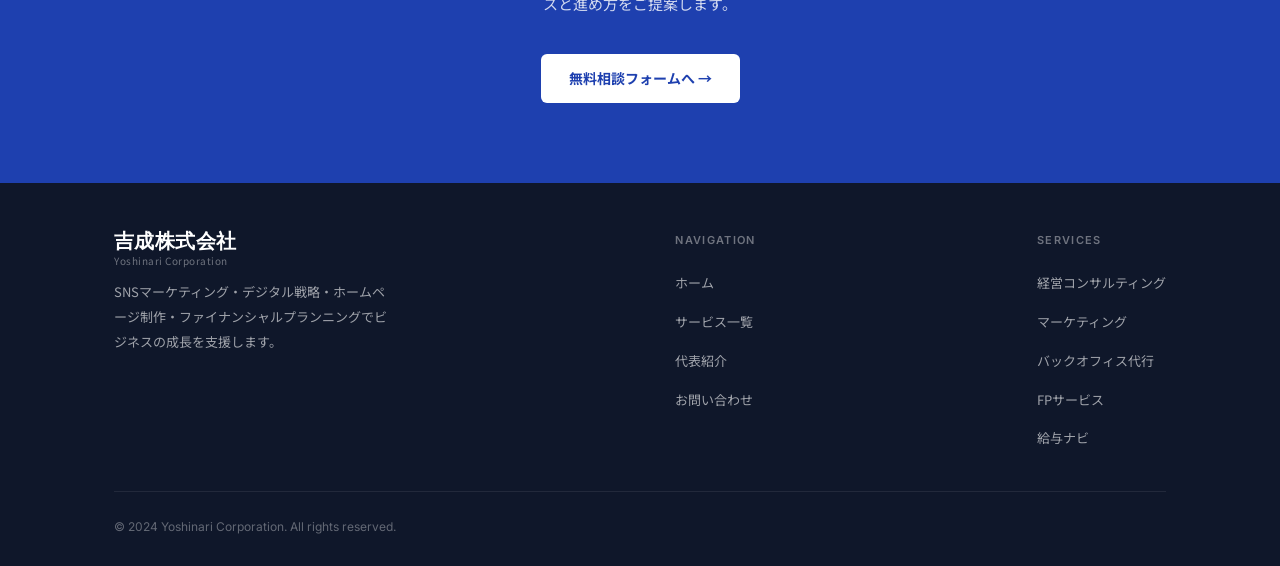
<file: yoshinar-hp/index.html>
<!DOCTYPE html>
<html lang="ja">
<head>
  <meta charset="UTF-8" />
  <meta name="viewport" content="width=device-width, initial-scale=1.0" />
  <meta name="description" content="吉成株式会社はSNSマーケティング・ブランディング・デジタルマーケティング・ホームページ制作・ファイナンシャルプランニングを通じて、お客様のビジネス成長を支援します。" />
  <meta property="og:title" content="吉成株式会社 | SNSマーケティング・デジタル戦略・FPサービス" />
  <meta property="og:description" content="SNSマーケティング、ブランディング、デジタルマーケティング、ホームページ制作、FPサービスでビジネスをトータルサポート。" />
  <meta property="og:type" content="website" />
  <meta property="og:url" content="https://yoshinarcorp.com/" />
  <meta property="og:image" content="https://yoshinarcorp.com/images/og-image.png" />
  <meta property="og:image:width" content="1200" />
  <meta property="og:image:height" content="630" />
  <meta name="twitter:card" content="summary_large_image" />
  <meta name="twitter:title" content="吉成株式会社 | SNSマーケティング・デジタル戦略・FPサービス" />
  <meta name="twitter:description" content="SNSマーケティング、ブランディング、デジタルマーケティング、ホームページ制作、FPサービスでビジネスをトータルサポート。" />
  <meta name="twitter:image" content="https://yoshinarcorp.com/images/og-image.png" />
  <link rel="icon" href="images/favicon.svg" type="image/svg+xml" />
  <title>吉成株式会社 | SNSマーケティング・デジタル戦略・FPサービス</title>
  <link rel="stylesheet" href="css/style.css" />
  <style>
    /* ---- トップページ固有スタイル ---- */

    /* ヒーロー */
    .hero {
      min-height: 100vh;
      display: flex;
      align-items: center;
      padding-top: 68px;
      background: linear-gradient(150deg, #f0f5ff 0%, #ffffff 60%);
      position: relative;
      overflow: hidden;
    }

    .hero::before {
      content: '';
      position: absolute;
      top: -200px;
      right: -200px;
      width: 600px;
      height: 600px;
      background: radial-gradient(circle, rgba(59,130,246,0.07) 0%, transparent 70%);
      pointer-events: none;
    }

    .hero::after {
      content: '';
      position: absolute;
      bottom: -100px;
      left: -100px;
      width: 400px;
      height: 400px;
      background: radial-gradient(circle, rgba(30,64,175,0.05) 0%, transparent 70%);
      pointer-events: none;
    }

    .hero-inner {
      display: grid;
      grid-template-columns: 1fr 1fr;
      align-items: center;
      gap: 60px;
      max-width: var(--max-width);
      margin: 0 auto;
      padding: 80px 24px;
      position: relative;
      z-index: 1;
    }

    .hero-badge {
      display: inline-flex;
      align-items: center;
      gap: 8px;
      background: rgba(59,130,246,0.08);
      border: 1px solid rgba(59,130,246,0.2);
      border-radius: 100px;
      padding: 6px 14px;
      font-size: 12px;
      font-weight: 600;
      color: var(--color-accent);
      margin-bottom: 24px;
      font-family: var(--font-en);
      letter-spacing: 0.04em;
    }

    .hero-title {
      font-size: clamp(32px, 5vw, 52px);
      font-weight: 700;
      line-height: 1.2;
      letter-spacing: -0.02em;
      color: var(--color-text-primary);
      margin-bottom: 24px;
    }

    .hero-title em {
      font-style: normal;
      color: var(--color-accent);
    }

    .hero-desc {
      font-size: 16px;
      color: var(--color-text-secondary);
      line-height: 1.9;
      margin-bottom: 36px;
      max-width: 480px;
    }

    .hero-actions {
      display: flex;
      align-items: center;
      gap: 16px;
      flex-wrap: wrap;
    }

    /* ヒーロービジュアル */
    .hero-visual {
      display: flex;
      justify-content: center;
      align-items: center;
    }

    /* グローブビジュアル */
    .hero-globe {
      position: relative;
      width: 420px;
      height: 420px;
      max-width: 100%;
      aspect-ratio: 1;
    }

    .hero-globe svg {
      width: 100%;
      height: 100%;
    }

    /* ノードのパルスアニメーション */
    @keyframes pulse {
      0%, 100% { opacity: 0.7; r: 4; }
      50% { opacity: 1; r: 6; }
    }

    @keyframes pulse-lg {
      0%, 100% { opacity: 0.6; r: 6; }
      50% { opacity: 1; r: 9; }
    }

    @keyframes orbit {
      0% { stroke-dashoffset: 0; }
      100% { stroke-dashoffset: -20; }
    }

    @keyframes float-label {
      0%, 100% { transform: translateY(0); }
      50% { transform: translateY(-6px); }
    }

    .globe-node {
      animation: pulse 3s ease-in-out infinite;
    }

    .globe-node-lg {
      animation: pulse-lg 3s ease-in-out infinite;
    }

    .globe-ring {
      animation: orbit 4s linear infinite;
    }

    .globe-label {
      font-family: var(--font-en);
      font-size: 11px;
      font-weight: 600;
      fill: var(--color-accent);
      letter-spacing: 0.04em;
    }

    .globe-label-ja {
      font-family: var(--font-ja);
      font-size: 10px;
      font-weight: 600;
      fill: var(--color-text-secondary);
    }

    .globe-float {
      animation: float-label 4s ease-in-out infinite;
    }

    .globe-float-delay-1 { animation-delay: 0.8s; }
    .globe-float-delay-2 { animation-delay: 1.6s; }
    .globe-float-delay-3 { animation-delay: 2.4s; }
    .globe-float-delay-4 { animation-delay: 3.2s; }

    /* HP制作バナー */
    .hp-banner {
      background: linear-gradient(135deg, #1e40af 0%, #3b82f6 100%);
      padding: 0;
      position: relative;
      overflow: hidden;
    }

    .hp-banner::before {
      content: '';
      position: absolute;
      top: -50%;
      right: -10%;
      width: 400px;
      height: 400px;
      background: radial-gradient(circle, rgba(255,255,255,0.08) 0%, transparent 70%);
      pointer-events: none;
    }

    .hp-banner-inner {
      display: flex;
      align-items: center;
      justify-content: space-between;
      gap: 32px;
      padding: 40px 24px;
      max-width: var(--max-width);
      margin: 0 auto;
      position: relative;
      z-index: 1;
    }

    .hp-banner-content {
      display: flex;
      align-items: center;
      gap: 28px;
      flex-wrap: wrap;
    }

    .hp-banner-icon {
      font-size: 40px;
      line-height: 1;
    }

    .hp-banner-text h3 {
      font-size: 20px;
      font-weight: 700;
      color: white;
      margin-bottom: 4px;
    }

    .hp-banner-text p {
      font-size: 14px;
      color: rgba(255,255,255,0.75);
      line-height: 1.7;
    }

    .hp-banner-highlight {
      display: flex;
      align-items: center;
      gap: 24px;
      flex-shrink: 0;
    }

    .hp-banner-num {
      text-align: center;
    }

    .hp-banner-num-value {
      font-family: var(--font-en);
      font-size: 36px;
      font-weight: 700;
      color: white;
      line-height: 1;
    }

    .hp-banner-num-label {
      font-size: 11px;
      color: rgba(255,255,255,0.65);
      margin-top: 4px;
      white-space: nowrap;
    }

    .hp-banner-divider {
      width: 1px;
      height: 48px;
      background: rgba(255,255,255,0.2);
    }

    .btn-banner {
      background: white;
      color: var(--color-accent);
      font-weight: 700;
      white-space: nowrap;
      flex-shrink: 0;
    }

    .btn-banner:hover {
      background: #f0f5ff;
      transform: translateY(-2px);
      box-shadow: 0 8px 24px rgba(0,0,0,0.2);
    }

    @media (max-width: 900px) {
      .hp-banner-inner {
        flex-direction: column;
        text-align: center;
      }
      .hp-banner-content { justify-content: center; }
      .hp-banner-highlight { justify-content: center; }
    }

    /* 実績バー */
    .stats-bar {
      background: var(--color-text-primary);
      padding: 28px 0;
    }

    .stats-inner {
      display: flex;
      justify-content: center;
      gap: 64px;
      flex-wrap: wrap;
    }

    .stat-item {
      text-align: center;
    }

    .stat-number {
      font-family: var(--font-en);
      font-size: 32px;
      font-weight: 700;
      color: var(--color-white);
      line-height: 1;
    }

    .stat-label {
      font-size: 12px;
      color: rgba(255,255,255,0.5);
      margin-top: 6px;
    }

    /* サービス一覧 */
    .services-section {
      background: var(--color-surface);
    }

    .services-header {
      margin-bottom: 56px;
    }

    .services-grid {
      display: grid;
      grid-template-columns: repeat(2, 1fr);
      gap: 24px;
    }

    .service-card {
      background: var(--color-white);
      border: 1px solid var(--color-border);
      border-radius: var(--radius-md);
      padding: 32px 28px;
      transition: transform var(--transition), box-shadow var(--transition), border-color var(--transition);
    }

    .service-card:hover {
      transform: translateY(-6px);
      box-shadow: var(--shadow-lg);
      border-color: rgba(59,130,246,0.3);
    }

    .service-icon {
      width: 52px;
      height: 52px;
      background: rgba(59,130,246,0.08);
      border-radius: var(--radius-sm);
      display: flex;
      align-items: center;
      justify-content: center;
      font-size: 24px;
      margin-bottom: 20px;
    }

    .service-name {
      font-size: 17px;
      font-weight: 700;
      color: var(--color-text-primary);
      margin-bottom: 10px;
    }

    .service-desc {
      font-size: 14px;
      color: var(--color-text-secondary);
      line-height: 1.85;
    }

    .service-link {
      display: inline-flex;
      align-items: center;
      gap: 6px;
      font-size: 13px;
      font-weight: 600;
      color: var(--color-accent);
      margin-top: 16px;
      transition: gap var(--transition);
    }

    .service-link:hover {
      gap: 10px;
    }

    /* 会社の特徴 */
    .features-section {}

    .features-grid {
      display: grid;
      grid-template-columns: 1fr 1fr;
      gap: 48px;
      align-items: center;
    }

    .features-text .section-desc {
      max-width: 100%;
      margin-bottom: 32px;
    }

    .feature-list {
      display: flex;
      flex-direction: column;
      gap: 20px;
    }

    .feature-item {
      display: flex;
      gap: 16px;
      align-items: flex-start;
    }

    .feature-icon {
      width: 40px;
      height: 40px;
      min-width: 40px;
      background: rgba(30,64,175,0.08);
      border-radius: 8px;
      display: flex;
      align-items: center;
      justify-content: center;
      font-size: 18px;
    }

    .feature-item h3 {
      font-size: 15px;
      font-weight: 700;
      margin-bottom: 4px;
    }

    .feature-item p {
      font-size: 13px;
      color: var(--color-text-secondary);
      line-height: 1.8;
    }

    .features-visual {
      background: linear-gradient(135deg, #f0f5ff 0%, #e8f0fe 100%);
      border-radius: var(--radius-lg);
      padding: 48px 40px;
      text-align: center;
    }

    .features-visual-title {
      font-size: 14px;
      font-weight: 600;
      color: var(--color-text-secondary);
      margin-bottom: 24px;
      text-transform: uppercase;
      letter-spacing: 0.08em;
      font-family: var(--font-en);
    }

    .services-tags {
      display: flex;
      flex-wrap: wrap;
      gap: 10px;
      justify-content: center;
    }

    .tag {
      background: var(--color-white);
      border: 1px solid var(--color-border);
      border-radius: 100px;
      padding: 8px 18px;
      font-size: 13px;
      font-weight: 500;
      color: var(--color-text-primary);
      box-shadow: var(--shadow-sm);
    }

    /* CTAセクション */
    .cta-section {
      background: var(--color-accent);
      padding: 80px 0;
    }

    .cta-inner {
      text-align: center;
      max-width: 600px;
      margin: 0 auto;
      padding: 0 24px;
    }

    .cta-title {
      font-size: clamp(24px, 4vw, 36px);
      font-weight: 700;
      color: var(--color-white);
      margin-bottom: 16px;
      line-height: 1.3;
    }

    .cta-desc {
      font-size: 15px;
      color: rgba(255,255,255,0.8);
      line-height: 1.9;
      margin-bottom: 36px;
    }

    .btn-white {
      background: var(--color-white);
      color: var(--color-accent);
      font-weight: 700;
    }

    .btn-white:hover {
      background: #f0f5ff;
      transform: translateY(-2px);
      box-shadow: 0 8px 24px rgba(0,0,0,0.15);
    }

    /* レスポンシブ */
    @media (max-width: 900px) {
      .hero-inner {
        grid-template-columns: 1fr;
        text-align: center;
        gap: 48px;
      }

      .hero-desc { max-width: 100%; }
      .hero-actions { justify-content: center; }
      .hero-globe { width: 320px; height: 320px; margin: 0 auto; }

      .services-grid { grid-template-columns: 1fr 1fr; }
      .features-grid { grid-template-columns: 1fr; }
    }

    @media (max-width: 600px) {
      .services-grid { grid-template-columns: 1fr; }
      .stats-inner { gap: 32px; }
    }
  </style>
</head>
<body>

  <!-- ヘッダー -->
  <header class="site-header" role="banner">
    <div class="header-inner">
      <a href="index.html" class="logo" aria-label="吉成株式会社 トップへ">
        <span class="logo-name">吉成株式会社</span>
        <span class="logo-tagline">Yoshinari Corporation</span>
      </a>
      <button class="hamburger" aria-label="メニューを開く" aria-expanded="false">
        <span></span><span></span><span></span>
      </button>
      <nav class="nav-links" role="navigation" aria-label="グローバルナビゲーション">
        <a href="index.html" class="active">ホーム</a>
        <a href="services.html">サービス</a>
        <a href="about.html">代表紹介</a>
        <a href="contact.html" class="nav-cta">お問い合わせ</a>
      </nav>
    </div>
  </header>

  <main>

    <!-- ヒーローセクション -->
    <section class="hero" aria-label="メインビジュアル">
      <div class="hero-inner">
        <div class="hero-content">
          <div class="hero-badge fade-in">✦ Digital Strategy Partner</div>
          <h1 class="hero-title fade-in fade-in-delay-1">
            ビジネスの成長を、<br />
            <em>デジタルの力</em>で<br />
            加速させる。
          </h1>
          <p class="hero-desc fade-in fade-in-delay-2">
            経営コンサルティング・マーケティング・ホームページ制作・ファイナンシャルプランニングまで、法人・個人を問わずトータルでサポートします。
          </p>
          <div class="hero-actions fade-in fade-in-delay-3">
            <a href="contact.html" class="btn btn-primary">無料相談はこちら →</a>
            <a href="services.html" class="btn btn-secondary">サービスを見る</a>
          </div>
        </div>
        <!-- グローブビジュアル -->
        <div class="hero-visual fade-in fade-in-delay-2">
          <div class="hero-globe">
            <svg viewBox="0 0 420 420" fill="none" xmlns="http://www.w3.org/2000/svg">
              <!-- 外周リング -->
              <circle cx="210" cy="210" r="180" stroke="rgba(59,130,246,0.08)" stroke-width="1" />
              <circle cx="210" cy="210" r="140" stroke="rgba(59,130,246,0.06)" stroke-width="1" />
              <circle cx="210" cy="210" r="100" stroke="rgba(59,130,246,0.04)" stroke-width="1" />

              <!-- 回転する点線リング -->
              <circle cx="210" cy="210" r="160" stroke="rgba(59,130,246,0.15)" stroke-width="1.5" stroke-dasharray="4 8" class="globe-ring" fill="none" />

              <!-- 接続線 -->
              <line x1="210" y1="210" x2="105" y2="90" stroke="rgba(59,130,246,0.12)" stroke-width="1" />
              <line x1="210" y1="210" x2="330" y2="105" stroke="rgba(59,130,246,0.12)" stroke-width="1" />
              <line x1="210" y1="210" x2="85" y2="270" stroke="rgba(59,130,246,0.12)" stroke-width="1" />
              <line x1="210" y1="210" x2="345" y2="280" stroke="rgba(59,130,246,0.12)" stroke-width="1" />
              <line x1="210" y1="210" x2="195" y2="370" stroke="rgba(59,130,246,0.12)" stroke-width="1" />
              <line x1="105" y1="90" x2="330" y2="105" stroke="rgba(59,130,246,0.06)" stroke-width="1" />
              <line x1="85" y1="270" x2="195" y2="370" stroke="rgba(59,130,246,0.06)" stroke-width="1" />
              <line x1="330" y1="105" x2="345" y2="280" stroke="rgba(59,130,246,0.06)" stroke-width="1" />

              <!-- 中心ノード -->
              <circle cx="210" cy="210" r="28" fill="rgba(30,64,175,0.06)" />
              <circle cx="210" cy="210" r="16" fill="rgba(30,64,175,0.1)" />
              <circle cx="210" cy="210" r="7" fill="#1e40af" />

              <!-- 外周ノード -->
              <circle cx="105" cy="90" r="5" fill="#3b82f6" class="globe-node" />
              <circle cx="330" cy="105" r="5" fill="#3b82f6" class="globe-node" style="animation-delay:0.6s" />
              <circle cx="85" cy="270" r="5" fill="#3b82f6" class="globe-node" style="animation-delay:1.2s" />
              <circle cx="345" cy="280" r="5" fill="#3b82f6" class="globe-node" style="animation-delay:1.8s" />
              <circle cx="195" cy="370" r="5" fill="#3b82f6" class="globe-node" style="animation-delay:2.4s" />

              <!-- ラベル背景 + テキスト -->
              <g class="globe-float">
                <rect x="40" y="58" width="120" height="40" rx="8" fill="white" stroke="rgba(59,130,246,0.15)" stroke-width="1" />
                <text x="100" y="74" text-anchor="middle" class="globe-label">CONSULTING</text>
                <text x="100" y="89" text-anchor="middle" class="globe-label-ja">経営コンサル</text>
              </g>

              <g class="globe-float globe-float-delay-1">
                <rect x="278" y="68" width="110" height="40" rx="8" fill="white" stroke="rgba(59,130,246,0.15)" stroke-width="1" />
                <text x="333" y="84" text-anchor="middle" class="globe-label">MARKETING</text>
                <text x="333" y="99" text-anchor="middle" class="globe-label-ja">マーケティング</text>
              </g>

              <g class="globe-float globe-float-delay-2">
                <rect x="12" y="240" width="130" height="40" rx="8" fill="white" stroke="rgba(59,130,246,0.15)" stroke-width="1" />
                <text x="77" y="256" text-anchor="middle" class="globe-label">BACK OFFICE</text>
                <text x="77" y="271" text-anchor="middle" class="globe-label-ja">バックオフィス代行</text>
              </g>

              <g class="globe-float globe-float-delay-3">
                <rect x="298" y="252" width="110" height="40" rx="8" fill="white" stroke="rgba(59,130,246,0.15)" stroke-width="1" />
                <text x="353" y="268" text-anchor="middle" class="globe-label">PLANNING</text>
                <text x="353" y="283" text-anchor="middle" class="globe-label-ja">FPサービス</text>
              </g>

              <g class="globe-float globe-float-delay-4">
                <rect x="140" y="345" width="110" height="40" rx="8" fill="white" stroke="rgba(59,130,246,0.15)" stroke-width="1" />
                <text x="195" y="361" text-anchor="middle" class="globe-label">SAAS</text>
                <text x="195" y="376" text-anchor="middle" class="globe-label-ja">給与ナビ</text>
              </g>
            </svg>
          </div>
        </div>
      </div>
    </section>

    <!-- HP制作バナー -->
    <div class="hp-banner" role="complementary" aria-label="ホームページ制作のご案内">
      <div class="hp-banner-inner">
        <div class="hp-banner-content fade-in">
          <div class="hp-banner-icon">💻</div>
          <div class="hp-banner-text">
            <h3>ホームページ制作、はじめませんか？</h3>
            <p>デザインから実装・SEO対策・公開後の運用までワンストップでお任せください。</p>
          </div>
        </div>
        <div class="hp-banner-highlight fade-in fade-in-delay-1">
          <div class="hp-banner-num">
            <div class="hp-banner-num-value">3日〜</div>
            <div class="hp-banner-num-label">最短納期</div>
          </div>
          <div class="hp-banner-divider"></div>
          <div class="hp-banner-num">
            <div class="hp-banner-num-value">5万円〜</div>
            <div class="hp-banner-num-label">制作費用</div>
          </div>
          <a href="contact.html" class="btn btn-banner fade-in fade-in-delay-2">無料相談する →</a>
        </div>
      </div>
    </div>

    <!-- 実績バー -->
    <div class="stats-bar" role="complementary" aria-label="実績数値">
      <div class="container">
        <div class="stats-inner">
          <div class="stat-item fade-in">
            <div class="stat-number">経営</div>
            <div class="stat-label">財務・経営アドバイザリー</div>
          </div>
          <div class="stat-item fade-in fade-in-delay-1">
            <div class="stat-number">MK</div>
            <div class="stat-label">マーケティング＆ブランディング</div>
          </div>
          <div class="stat-item fade-in fade-in-delay-2">
            <div class="stat-number">FP</div>
            <div class="stat-label">ファイナンシャルプランニング</div>
          </div>
          <div class="stat-item fade-in fade-in-delay-3">
            <div class="stat-number">SaaS</div>
            <div class="stat-label">給与ナビ（自社開発アプリ）</div>
          </div>
        </div>
      </div>
    </div>

    <!-- サービス概要 -->
    <section class="services-section" aria-labelledby="services-heading">
      <div class="container">
        <div class="services-header">
          <p class="section-label">Services</p>
          <h2 class="section-title" id="services-heading">提供サービス</h2>
          <p class="section-desc">法人のお客様には経営・マーケティングの両面からビジネスを支援。個人のお客様にはFPサービスと自社開発の給与管理アプリをご提供します。</p>
        </div>
        <div class="services-grid">
          <div class="service-card fade-in">
            <div class="service-icon">📊</div>
            <h3 class="service-name">経営コンサルティング</h3>
            <p class="service-desc">財務分析・予算策定・経営戦略立案・新規事業開発など、数字と戦略の両面からビジネスの成長を支援します。</p>
            <a href="services.html#management" class="service-link">詳しく見る →</a>
          </div>
          <div class="service-card fade-in fade-in-delay-1">
            <div class="service-icon">🚀</div>
            <h3 class="service-name">マーケティングコンサルティング</h3>
            <p class="service-desc">SNSマーケティング・ブランディング・コンテンツ作成に加え、HP制作は最短3日・5万円〜でご提供します。</p>
            <a href="services.html#marketing" class="service-link">詳しく見る →</a>
          </div>
          <div class="service-card fade-in fade-in-delay-2">
            <div class="service-icon">💰</div>
            <h3 class="service-name">ファイナンシャルプランニング</h3>
            <p class="service-desc">FP資格保有者による個別相談。ライフプラン・資産形成・保険見直し・節税まで、お金の悩みをトータルサポート。</p>
            <a href="services.html#fp" class="service-link">詳しく見る →</a>
          </div>
          <div class="service-card fade-in fade-in-delay-3">
            <div class="service-icon">📋</div>
            <h3 class="service-name">給与ナビ</h3>
            <p class="service-desc">自社開発の給与明細可視化Webアプリ。PDF自動解析で手取り推移や控除内訳をグラフで見える化します。</p>
            <a href="services.html#kyuyo-navi" class="service-link">詳しく見る →</a>
          </div>
        </div>
        <div class="text-center mt-48">
          <a href="services.html" class="btn btn-primary">すべてのサービスを見る</a>
        </div>
      </div>
    </section>

    <!-- 特徴 -->
    <section class="features-section" aria-labelledby="features-heading">
      <div class="container">
        <div class="features-grid">
          <div class="features-text">
            <p class="section-label fade-in">Why Us</p>
            <h2 class="section-title fade-in fade-in-delay-1" id="features-heading">吉成株式会社が<br />選ばれる理由</h2>
            <p class="section-desc fade-in fade-in-delay-2">
              マーケティング・Web制作・FPという異なる専門性を一つの会社で提供できるのが最大の強みです。お客様のビジネス課題に合わせた最適な提案をします。
            </p>
            <div class="feature-list mt-24">
              <div class="feature-item fade-in fade-in-delay-1">
                <div class="feature-icon">🎯</div>
                <div>
                  <h3>マルチスキルによるトータル支援</h3>
                  <p>SNS・デジタルマーケティング・Web制作・FPを一社で完結。窓口が一つなのでスピーディーに対応できます。</p>
                </div>
              </div>
              <div class="feature-item fade-in fade-in-delay-2">
                <div class="feature-icon">📊</div>
                <div>
                  <h3>データドリブンなアプローチ</h3>
                  <p>感覚ではなく数値に基づいた戦略立案・改善サイクルで、着実に成果を積み上げます。</p>
                </div>
              </div>
              <div class="feature-item fade-in fade-in-delay-3">
                <div class="feature-icon">🤝</div>
                <div>
                  <h3>親身なコミュニケーション</h3>
                  <p>中小企業・個人事業主の方にも丁寧にご説明。「何でも相談できる」パートナーを目指しています。</p>
                </div>
              </div>
            </div>
          </div>
          <div class="features-visual fade-in fade-in-delay-2">
            <div class="features-visual-title">Our Expertise</div>
            <div class="services-tags">
              <span class="tag">経営コンサルティング</span>
              <span class="tag">財務アドバイス</span>
              <span class="tag">SNSマーケティング</span>
              <span class="tag">ブランディング</span>
              <span class="tag">ホームページ制作</span>
              <span class="tag">コンテンツ制作</span>
              <span class="tag">ファイナンシャルプランニング</span>
              <span class="tag">給与ナビ</span>
              <span class="tag">デジタル戦略立案</span>
            </div>
          </div>
        </div>
      </div>
    </section>

    <!-- CTA -->
    <section class="cta-section" aria-labelledby="cta-heading">
      <div class="cta-inner">
        <h2 class="cta-title fade-in" id="cta-heading">まずはお気軽に<br />ご相談ください</h2>
        <p class="cta-desc fade-in fade-in-delay-1">
          初回のご相談は無料です。課題やお悩みをお聞かせいただければ、最適なサービスと進め方をご提案します。
        </p>
        <a href="contact.html" class="btn btn-white fade-in fade-in-delay-2">無料相談フォームへ →</a>
      </div>
    </section>

  </main>

  <!-- フッター -->
  <footer class="site-footer" role="contentinfo">
    <div class="footer-inner">
      <div class="footer-top">
        <div class="footer-logo">
          <div class="logo">
            <span class="logo-name">吉成株式会社</span>
            <span class="logo-tagline">Yoshinari Corporation</span>
          </div>
          <p class="footer-desc">SNSマーケティング・デジタル戦略・ホームページ制作・ファイナンシャルプランニングでビジネスの成長を支援します。</p>
        </div>
        <nav class="footer-nav" aria-label="フッターナビゲーション">
          <h4>Navigation</h4>
          <ul>
            <li><a href="index.html">ホーム</a></li>
            <li><a href="services.html">サービス一覧</a></li>
            <li><a href="about.html">代表紹介</a></li>
            <li><a href="contact.html">お問い合わせ</a></li>
          </ul>
        </nav>
        <div class="footer-nav">
          <h4>Services</h4>
          <ul>
            <li><a href="services.html#management">経営コンサルティング</a></li>
            <li><a href="services.html#marketing">マーケティング</a></li>
            <li><a href="services.html#backoffice">バックオフィス代行</a></li>
            <li><a href="services.html#fp">FPサービス</a></li>
            <li><a href="services.html#kyuyo-navi">給与ナビ</a></li>
          </ul>
        </div>
      </div>
      <div class="footer-bottom">
        <p class="footer-copyright">&copy; 2024 Yoshinari Corporation. All rights reserved.</p>
      </div>
    </div>
  </footer>

  <script src="js/main.js"></script>
</body>
</html>
</file>
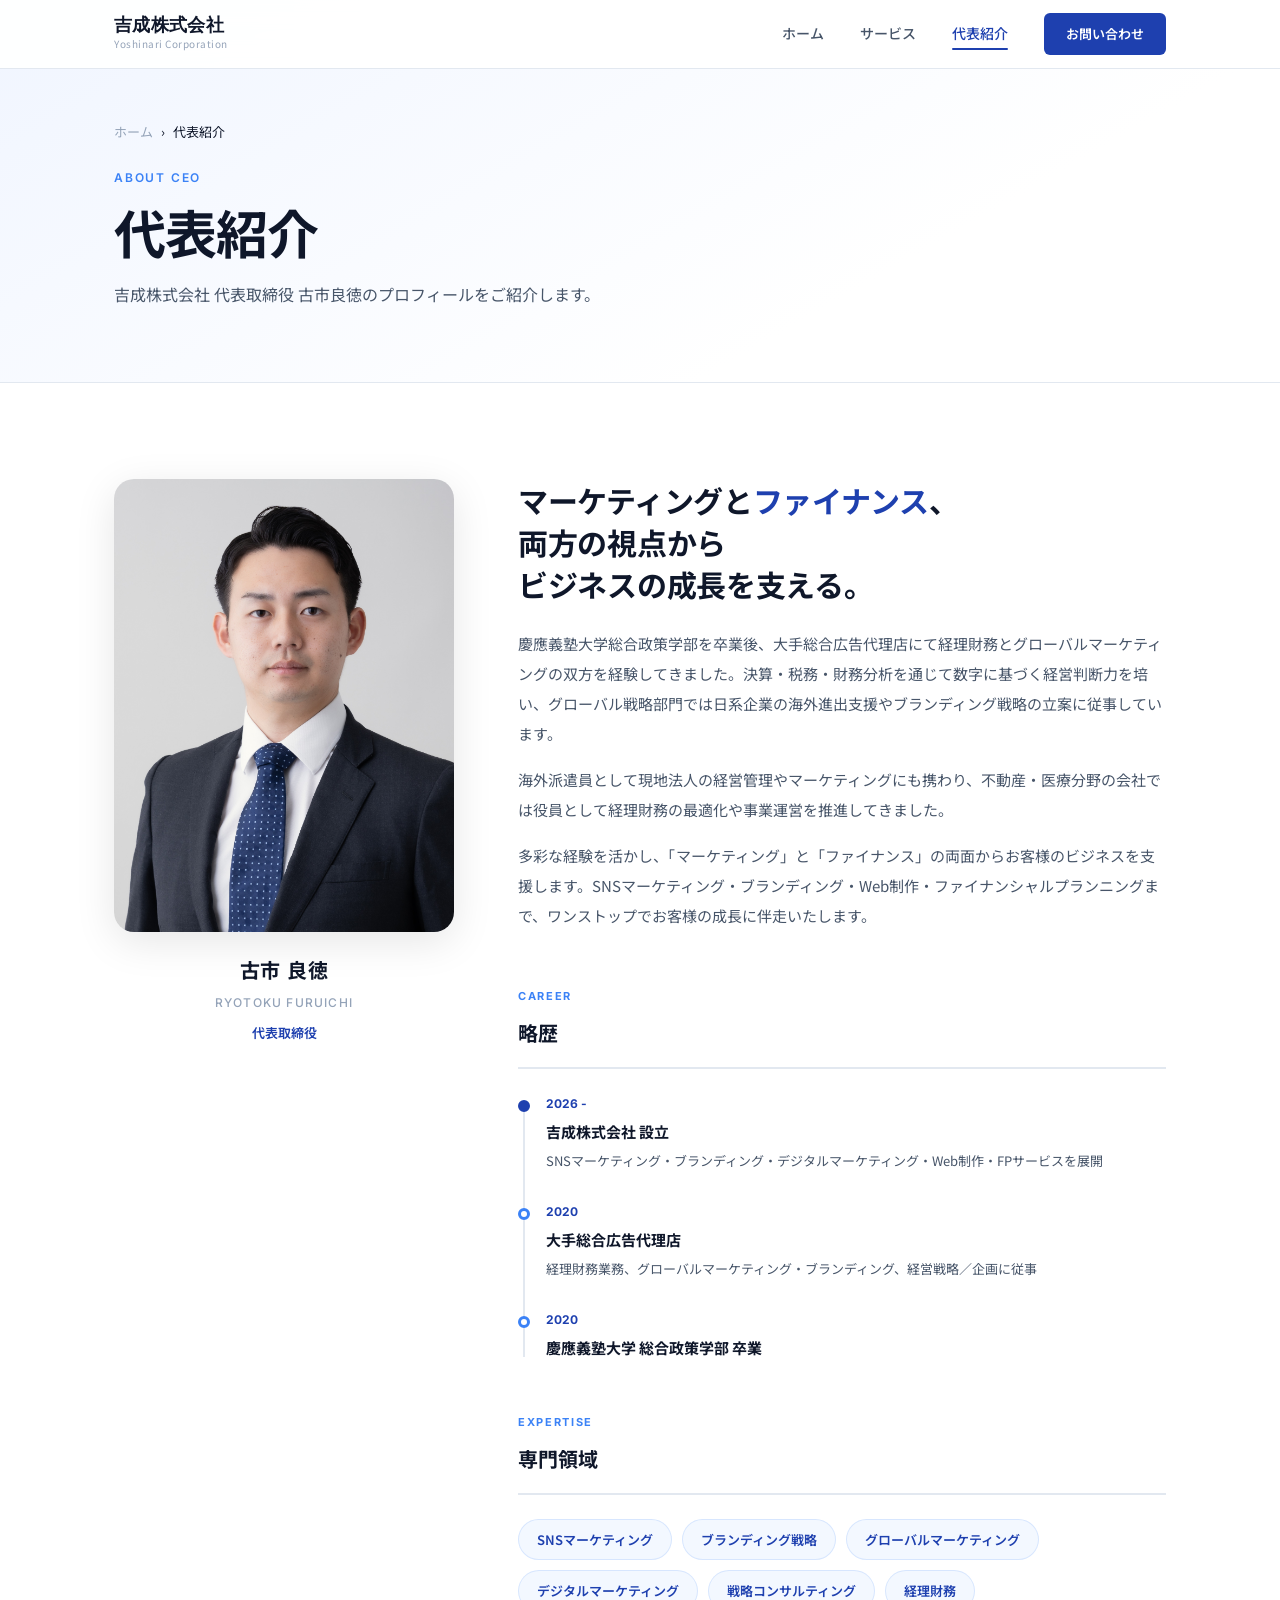
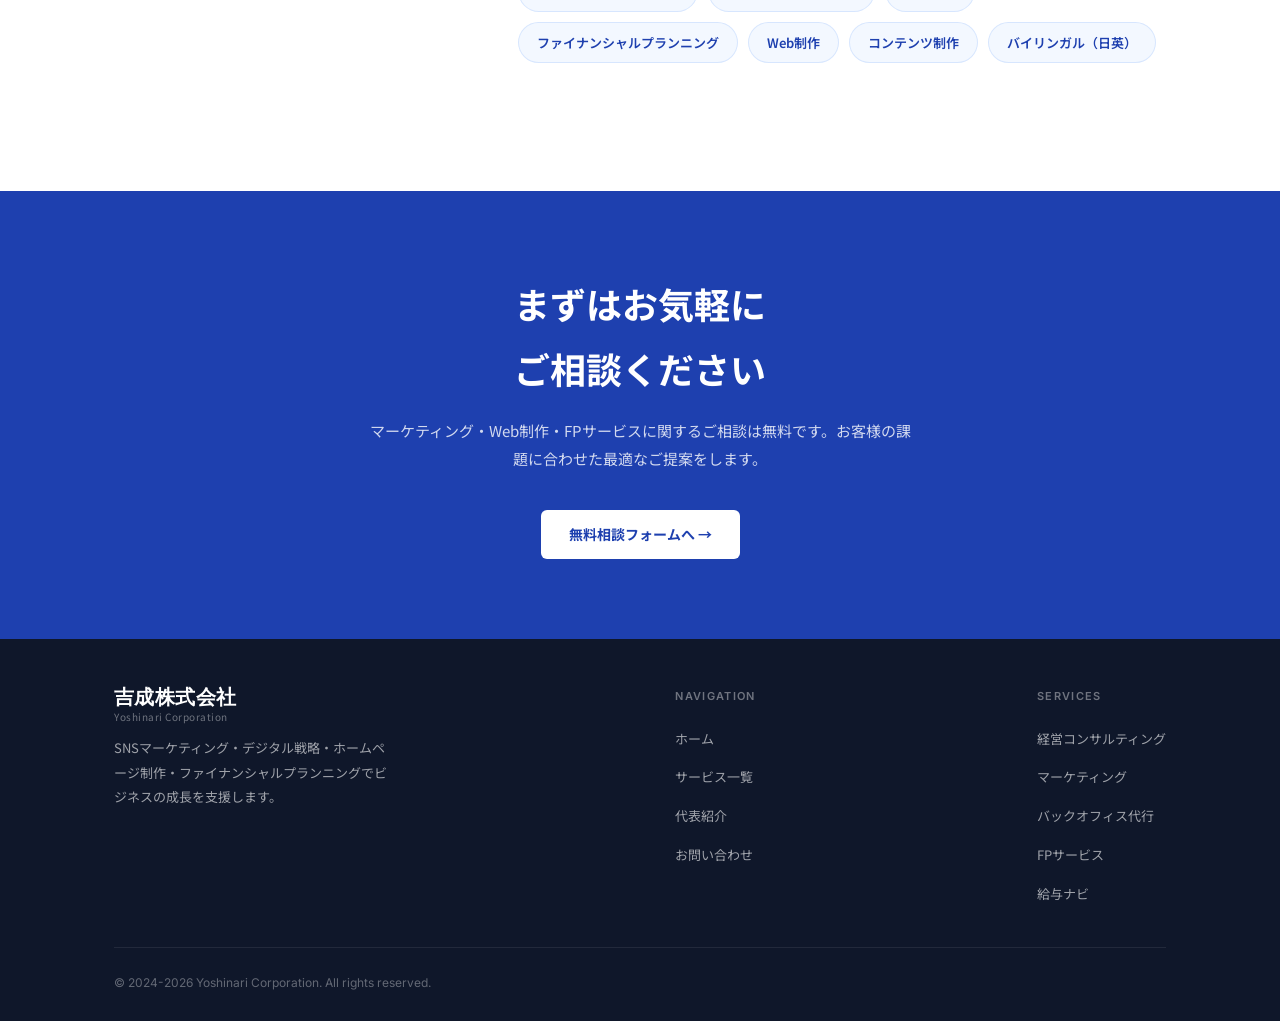
<file: about.html>
<!DOCTYPE html>
<html lang="ja">
<head>
  <meta charset="UTF-8" />
  <meta name="viewport" content="width=device-width, initial-scale=1.0" />
  <!-- Google Analytics (GA4) -->
  <script async src="https://www.googletagmanager.com/gtag/js?id=G-PL3QRM702Z"></script>
  <script>
    window.dataLayer = window.dataLayer || [];
    function gtag(){dataLayer.push(arguments);}
    gtag('js', new Date());
    gtag('config', 'G-PL3QRM702Z');
  </script>
  <meta name="robots" content="index, follow, max-image-preview:large" />
  <meta name="googlebot" content="index, follow, max-image-preview:large" />
  <meta name="description" content="吉成株式会社 代表取締役 古市良徳のプロフィール。大手広告代理店でのマーケティング・経理財務の経験、グローバルビジネスの実績、FP資格を活かしたトータルサポート。" />
  <meta property="og:title" content="代表紹介 | 吉成株式会社" />
  <meta property="og:description" content="吉成株式会社 代表取締役 古市良徳のプロフィール。マーケティング・経理財務の経験を活かしたトータルサポート。" />
  <meta property="og:type" content="website" />
  <meta property="og:url" content="https://yoshinarcorp.com/about.html" />
  <meta property="og:image" content="https://yoshinarcorp.com/images/og-image.png" />
  <meta name="twitter:card" content="summary_large_image" />
  <meta name="twitter:image" content="https://yoshinarcorp.com/images/og-image.png" />
  <link rel="icon" href="images/favicon.svg" type="image/svg+xml" />
  <link rel="canonical" href="https://yoshinarcorp.com/about.html" />
  <title>代表紹介 | 吉成株式会社</title>
  <link rel="stylesheet" href="css/style.css" />
  <script type="application/ld+json">
  {
    "@context": "https://schema.org",
    "@type": "AboutPage",
    "name": "代表紹介 | 吉成株式会社",
    "url": "https://yoshinarcorp.com/about.html",
    "description": "吉成株式会社 代表取締役 古市良徳のプロフィール。",
    "mainEntity": {
      "@type": "Person",
      "name": "古市良徳",
      "jobTitle": "代表取締役",
      "worksFor": {
        "@type": "Organization",
        "name": "吉成株式会社"
      }
    }
  }
  </script>
  <style>
    /* ---- 代表紹介ページ固有スタイル ---- */

    .page-header {
      padding: 120px 0 72px;
      background: linear-gradient(150deg, #f0f5ff 0%, #ffffff 70%);
      border-bottom: 1px solid var(--color-border);
    }

    .page-header-inner {
      max-width: var(--max-width);
      margin: 0 auto;
      padding: 0 24px;
    }

    .breadcrumb {
      display: flex;
      align-items: center;
      gap: 8px;
      font-size: 13px;
      color: var(--color-text-muted);
      margin-bottom: 24px;
    }

    .breadcrumb a { color: var(--color-text-muted); transition: color var(--transition); }
    .breadcrumb a:hover { color: var(--color-accent); }
    .breadcrumb span { color: var(--color-text-primary); }

    .page-title {
      font-size: clamp(32px, 5vw, 52px);
      font-weight: 700;
      letter-spacing: -0.02em;
      line-height: 1.2;
      margin-bottom: 16px;
    }

    .page-desc {
      font-size: 16px;
      color: var(--color-text-secondary);
      max-width: 560px;
      line-height: 1.9;
    }

    /* プロフィールセクション */
    .profile-section {
      padding: 96px 0 80px;
    }

    .profile-grid {
      display: grid;
      grid-template-columns: 340px 1fr;
      gap: 64px;
      align-items: start;
    }

    /* 写真 */
    .profile-photo-wrap {
      position: sticky;
      top: 100px;
    }

    .profile-photo {
      width: 100%;
      border-radius: var(--radius-lg);
      box-shadow: var(--shadow-lg);
      aspect-ratio: 3/4;
      object-fit: cover;
      object-position: center top;
    }

    .profile-photo-caption {
      text-align: center;
      margin-top: 20px;
    }

    .profile-photo-name {
      font-size: 20px;
      font-weight: 700;
      color: var(--color-text-primary);
      letter-spacing: 0.04em;
    }

    .profile-photo-name-en {
      font-family: var(--font-en);
      font-size: 12px;
      font-weight: 500;
      color: var(--color-text-muted);
      letter-spacing: 0.1em;
      text-transform: uppercase;
      margin-top: 4px;
    }

    .profile-photo-role {
      font-size: 13px;
      color: var(--color-accent);
      font-weight: 600;
      margin-top: 8px;
    }

    /* プロフィール本文 */
    .profile-content {}

    .profile-message {
      margin-bottom: 56px;
    }

    .profile-message-title {
      font-size: clamp(22px, 3vw, 30px);
      font-weight: 700;
      line-height: 1.4;
      margin-bottom: 24px;
      letter-spacing: -0.01em;
    }

    .profile-message-title em {
      font-style: normal;
      color: var(--color-accent);
    }

    .profile-message p {
      font-size: 15px;
      color: var(--color-text-secondary);
      line-height: 2;
      margin-bottom: 16px;
    }

    /* 経歴セクション */
    .profile-block {
      margin-bottom: 48px;
    }

    .profile-block-label {
      font-family: var(--font-en);
      font-size: 11px;
      font-weight: 700;
      letter-spacing: 0.15em;
      text-transform: uppercase;
      color: var(--color-accent-light);
      margin-bottom: 8px;
    }

    .profile-block-title {
      font-size: 20px;
      font-weight: 700;
      color: var(--color-text-primary);
      margin-bottom: 24px;
      padding-bottom: 16px;
      border-bottom: 2px solid var(--color-border);
    }

    /* タイムライン */
    .timeline {
      display: flex;
      flex-direction: column;
      gap: 0;
      position: relative;
      padding-left: 28px;
    }

    .timeline::before {
      content: '';
      position: absolute;
      left: 5px;
      top: 8px;
      bottom: 8px;
      width: 2px;
      background: var(--color-border);
    }

    .timeline-item {
      position: relative;
      padding: 0 0 28px;
    }

    .timeline-item:last-child {
      padding-bottom: 0;
    }

    .timeline-item::before {
      content: '';
      position: absolute;
      left: -28px;
      top: 7px;
      width: 12px;
      height: 12px;
      border-radius: 50%;
      background: var(--color-white);
      border: 3px solid var(--color-accent-light);
      z-index: 1;
    }

    .timeline-item:first-child::before {
      background: var(--color-accent);
      border-color: var(--color-accent);
    }

    .timeline-year {
      font-family: var(--font-en);
      font-size: 12px;
      font-weight: 700;
      color: var(--color-accent);
      margin-bottom: 4px;
    }

    .timeline-title {
      font-size: 15px;
      font-weight: 700;
      color: var(--color-text-primary);
      margin-bottom: 4px;
    }

    .timeline-desc {
      font-size: 13px;
      color: var(--color-text-secondary);
      line-height: 1.8;
    }

    /* 強みタグ */
    .strengths {
      display: flex;
      flex-wrap: wrap;
      gap: 10px;
      margin-top: 16px;
    }

    .strength-tag {
      background: rgba(59,130,246,0.06);
      border: 1px solid rgba(59,130,246,0.15);
      color: var(--color-accent);
      border-radius: 100px;
      padding: 8px 18px;
      font-size: 13px;
      font-weight: 600;
    }

    /* CTA */
    .about-cta {
      background: var(--color-accent);
      padding: 80px 0;
    }

    .cta-inner {
      text-align: center;
      max-width: 600px;
      margin: 0 auto;
      padding: 0 24px;
    }

    .cta-title {
      font-size: clamp(24px, 4vw, 36px);
      font-weight: 700;
      color: var(--color-white);
      margin-bottom: 16px;
    }

    .cta-desc {
      font-size: 15px;
      color: rgba(255,255,255,0.8);
      line-height: 1.9;
      margin-bottom: 36px;
    }

    .btn-white {
      background: var(--color-white);
      color: var(--color-accent);
      font-weight: 700;
    }

    .btn-white:hover {
      background: #f0f5ff;
      transform: translateY(-2px);
      box-shadow: 0 8px 24px rgba(0,0,0,0.15);
    }

    /* レスポンシブ */
    @media (max-width: 900px) {
      .profile-grid {
        grid-template-columns: 1fr;
        gap: 48px;
      }

      .profile-photo-wrap {
        position: static;
        max-width: 280px;
        margin: 0 auto;
      }

      .quals-grid { grid-template-columns: 1fr; }
    }
  </style>
</head>
<body>

  <!-- ヘッダー -->
  <header class="site-header" role="banner">
    <div class="header-inner">
      <a href="/" class="logo" aria-label="吉成株式会社 トップへ">
        <span class="logo-name">吉成株式会社</span>
        <span class="logo-tagline">Yoshinari Corporation</span>
      </a>
      <button class="hamburger" aria-label="メニューを開く" aria-expanded="false">
        <span></span><span></span><span></span>
      </button>
      <nav class="nav-links" role="navigation" aria-label="グローバルナビゲーション">
        <a href="/">ホーム</a>
        <a href="services.html">サービス</a>
        <a href="about.html" class="active">代表紹介</a>
        <a href="contact.html" class="nav-cta">お問い合わせ</a>
      </nav>
    </div>
  </header>

  <main>

    <!-- ページヘッダー -->
    <div class="page-header">
      <div class="page-header-inner">
        <div class="breadcrumb">
          <a href="/">ホーム</a>
          <span>›</span>
          <span>代表紹介</span>
        </div>
        <p class="section-label fade-in">About CEO</p>
        <h1 class="page-title fade-in fade-in-delay-1">代表紹介</h1>
        <p class="page-desc fade-in fade-in-delay-2">吉成株式会社 代表取締役 古市良徳のプロフィールをご紹介します。</p>
      </div>
    </div>

    <!-- プロフィール -->
    <section class="profile-section" aria-labelledby="profile-heading">
      <div class="container">
        <div class="profile-grid">

          <!-- 写真 -->
          <div class="profile-photo-wrap fade-in">
            <img
              src="images/ceo-profile.jpg"
              alt="古市 良徳 - 吉成株式会社 代表取締役"
              class="profile-photo"
              width="340"
              height="453"
            />
            <div class="profile-photo-caption">
              <div class="profile-photo-name">古市 良徳</div>
              <div class="profile-photo-name-en">Ryotoku Furuichi</div>
              <div class="profile-photo-role">代表取締役</div>
            </div>
          </div>

          <!-- 本文 -->
          <div class="profile-content">

            <!-- メッセージ -->
            <div class="profile-message fade-in fade-in-delay-1">
              <h2 class="profile-message-title" id="profile-heading">
                マーケティングと<em>ファイナンス</em>、<br />
                両方の視点から<br />
                ビジネスの成長を支える。
              </h2>
              <p>
                慶應義塾大学総合政策学部を卒業後、大手総合広告代理店にて経理財務とグローバルマーケティングの双方を経験してきました。決算・税務・財務分析を通じて数字に基づく経営判断力を培い、グローバル戦略部門では日系企業の海外進出支援やブランディング戦略の立案に従事しています。
              </p>
              <p>
                海外派遣員として現地法人の経営管理やマーケティングにも携わり、不動産・医療分野の会社では役員として経理財務の最適化や事業運営を推進してきました。
              </p>
              <p>
                多彩な経験を活かし、「マーケティング」と「ファイナンス」の両面からお客様のビジネスを支援します。SNSマーケティング・ブランディング・Web制作・ファイナンシャルプランニングまで、ワンストップでお客様の成長に伴走いたします。
              </p>
            </div>

            <!-- 略歴 -->
            <div class="profile-block fade-in">
              <div class="profile-block-label">Career</div>
              <h3 class="profile-block-title">略歴</h3>
              <div class="timeline">
                <div class="timeline-item">
                  <div class="timeline-year">2026 -</div>
                  <div class="timeline-title">吉成株式会社 設立</div>
                  <div class="timeline-desc">SNSマーケティング・ブランディング・デジタルマーケティング・Web制作・FPサービスを展開</div>
                </div>
                <div class="timeline-item">
                  <div class="timeline-year">2020</div>
                  <div class="timeline-title">大手総合広告代理店</div>
                  <div class="timeline-desc">経理財務業務、グローバルマーケティング・ブランディング、経営戦略／企画に従事</div>
                </div>
                <div class="timeline-item">
                  <div class="timeline-year">2020</div>
                  <div class="timeline-title">慶應義塾大学 総合政策学部 卒業</div>
                </div>
              </div>
            </div>

            <!-- 強み -->
            <div class="profile-block fade-in">
              <div class="profile-block-label">Expertise</div>
              <h3 class="profile-block-title">専門領域</h3>
              <div class="strengths">
                <span class="strength-tag">SNSマーケティング</span>
                <span class="strength-tag">ブランディング戦略</span>
                <span class="strength-tag">グローバルマーケティング</span>
                <span class="strength-tag">デジタルマーケティング</span>
                <span class="strength-tag">戦略コンサルティング</span>
                <span class="strength-tag">経理財務</span>
                <span class="strength-tag">ファイナンシャルプランニング</span>
                <span class="strength-tag">Web制作</span>
                <span class="strength-tag">コンテンツ制作</span>
                <span class="strength-tag">バイリンガル（日英）</span>
              </div>
            </div>

          </div>
        </div>
      </div>
    </section>

    <!-- CTA -->
    <section class="about-cta" aria-labelledby="about-cta-heading">
      <div class="cta-inner">
        <h2 class="cta-title fade-in" id="about-cta-heading">まずはお気軽に<br />ご相談ください</h2>
        <p class="cta-desc fade-in fade-in-delay-1">マーケティング・Web制作・FPサービスに関するご相談は無料です。お客様の課題に合わせた最適なご提案をします。</p>
        <a href="contact.html" class="btn btn-white fade-in fade-in-delay-2">無料相談フォームへ →</a>
      </div>
    </section>

  </main>

  <!-- フッター -->
  <footer class="site-footer" role="contentinfo">
    <div class="footer-inner">
      <div class="footer-top">
        <div class="footer-logo">
          <div class="logo">
            <span class="logo-name">吉成株式会社</span>
            <span class="logo-tagline">Yoshinari Corporation</span>
          </div>
          <p class="footer-desc">SNSマーケティング・デジタル戦略・ホームページ制作・ファイナンシャルプランニングでビジネスの成長を支援します。</p>
        </div>
        <nav class="footer-nav" aria-label="フッターナビゲーション">
          <h4>Navigation</h4>
          <ul>
            <li><a href="/">ホーム</a></li>
            <li><a href="services.html">サービス一覧</a></li>
            <li><a href="about.html">代表紹介</a></li>
            <li><a href="contact.html">お問い合わせ</a></li>
          </ul>
        </nav>
        <div class="footer-nav">
          <h4>Services</h4>
          <ul>
            <li><a href="services.html#management">経営コンサルティング</a></li>
            <li><a href="services.html#marketing">マーケティング</a></li>
            <li><a href="services.html#backoffice">バックオフィス代行</a></li>
            <li><a href="services.html#fp">FPサービス</a></li>
            <li><a href="services.html#kyuyo-navi">給与ナビ</a></li>
          </ul>
        </div>
      </div>
      <div class="footer-bottom">
        <p class="footer-copyright">&copy; 2024-2026 Yoshinari Corporation. All rights reserved.</p>
      </div>
    </div>
  </footer>

  <script src="js/main.js"></script>
</body>
</html>
</file>
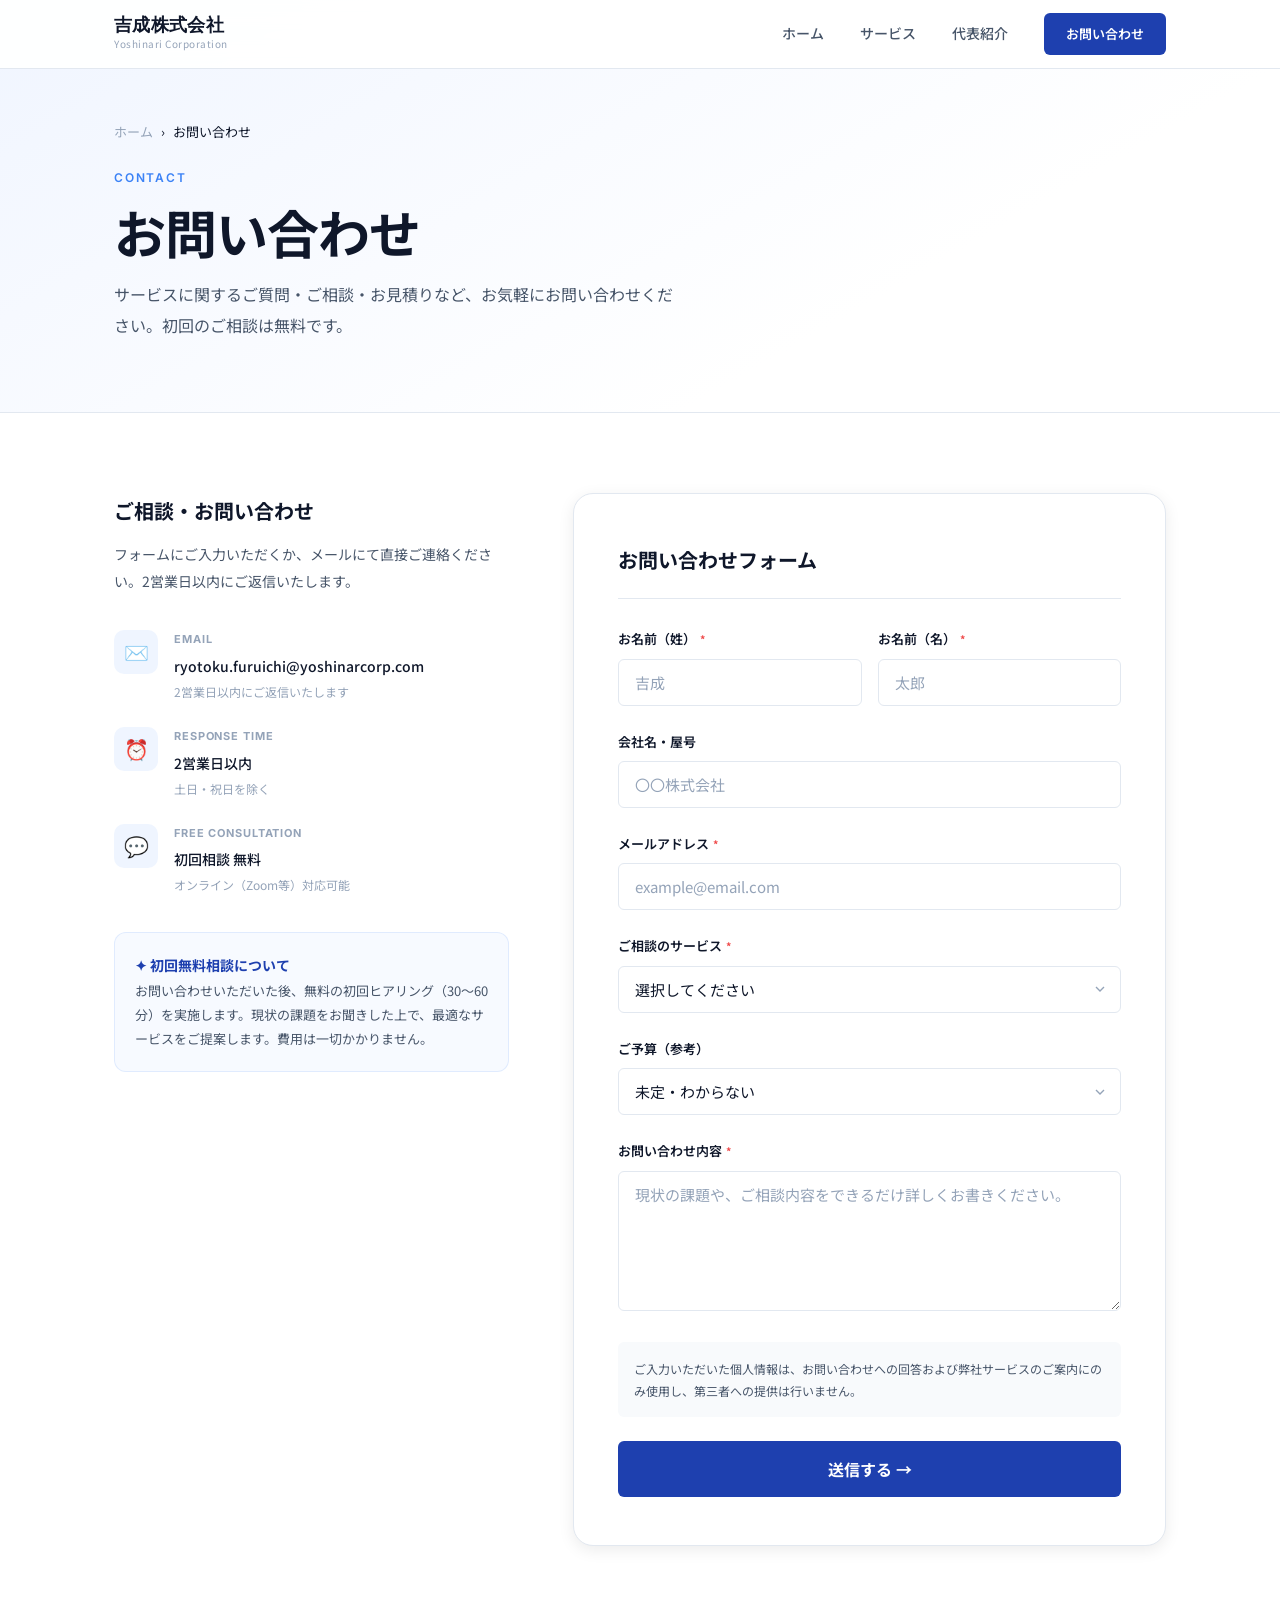
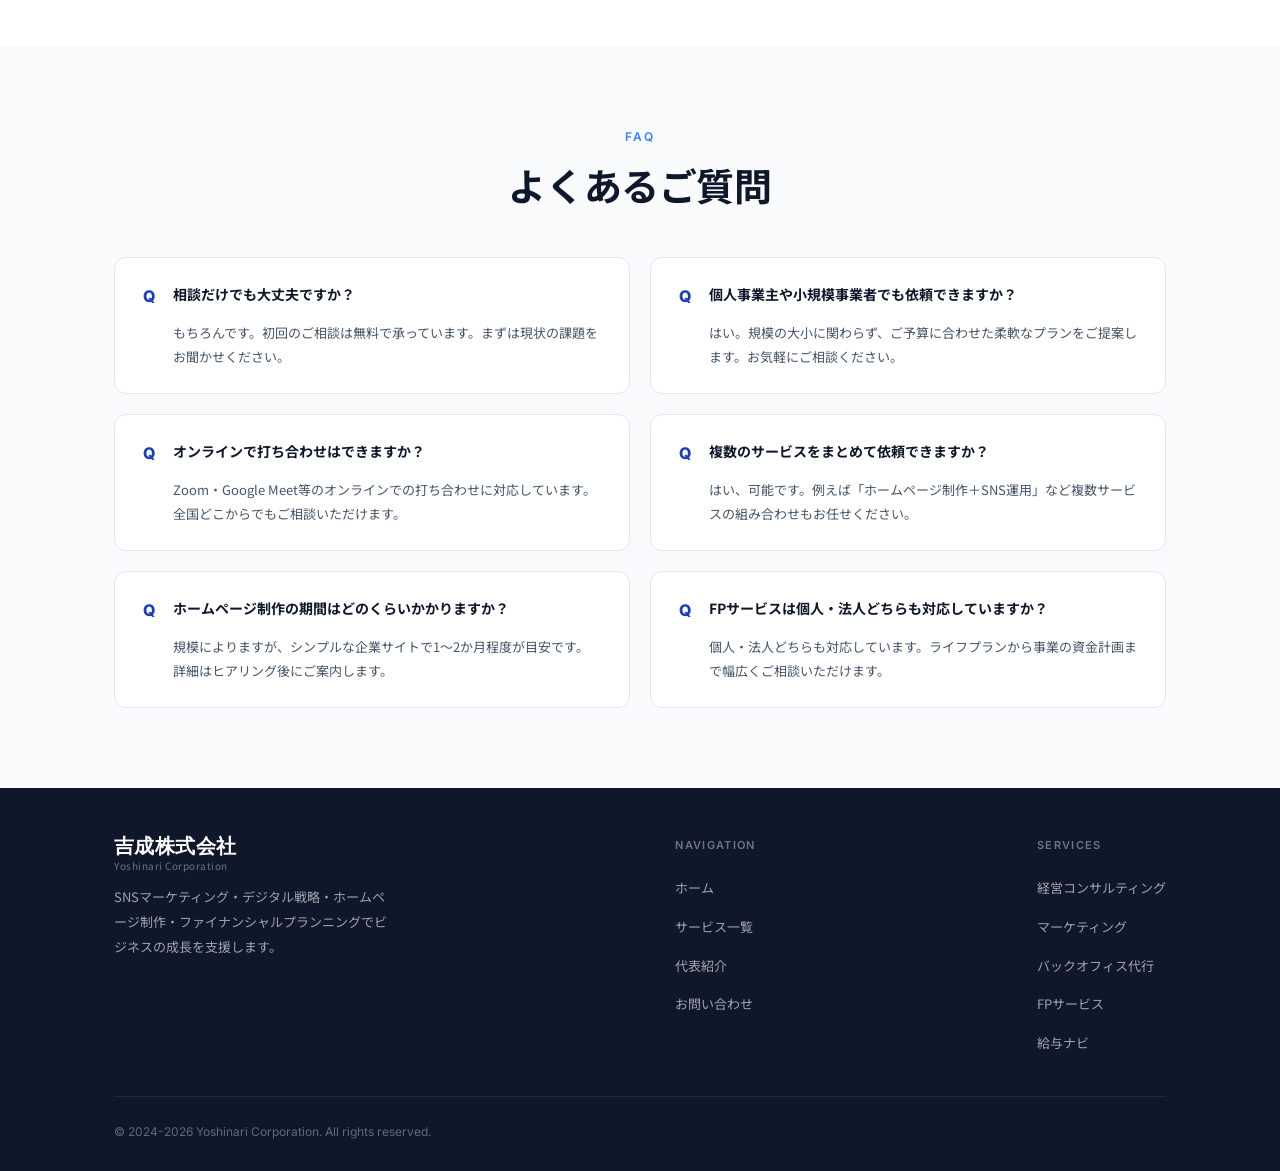
<file: contact.html>
<!DOCTYPE html>
<html lang="ja">
<head>
  <meta charset="UTF-8" />
  <meta name="viewport" content="width=device-width, initial-scale=1.0" />
  <!-- Google Analytics (GA4) -->
  <script async src="https://www.googletagmanager.com/gtag/js?id=G-PL3QRM702Z"></script>
  <script>
    window.dataLayer = window.dataLayer || [];
    function gtag(){dataLayer.push(arguments);}
    gtag('js', new Date());
    gtag('config', 'G-PL3QRM702Z');
  </script>
  <meta name="robots" content="index, follow, max-image-preview:large" />
  <meta name="googlebot" content="index, follow, max-image-preview:large" />
  <meta name="description" content="吉成株式会社へのお問い合わせ・無料相談はこちらから。SNSマーケティング・ブランディング・ホームページ制作・FPサービスについてお気軽にご相談ください。" />
  <meta property="og:title" content="お問い合わせ | 吉成株式会社" />
  <meta property="og:description" content="サービスに関するご質問・ご相談・お見積りなど、お気軽にお問い合わせください。初回相談無料。" />
  <meta property="og:type" content="website" />
  <meta property="og:url" content="https://yoshinarcorp.com/contact.html" />
  <meta property="og:image" content="https://yoshinarcorp.com/images/og-image.png" />
  <meta name="twitter:card" content="summary_large_image" />
  <meta name="twitter:image" content="https://yoshinarcorp.com/images/og-image.png" />
  <link rel="icon" href="images/favicon.svg" type="image/svg+xml" />
  <link rel="canonical" href="https://yoshinarcorp.com/contact.html" />
  <title>お問い合わせ | 吉成株式会社</title>
  <link rel="stylesheet" href="css/style.css" />
  <script type="application/ld+json">
  {
    "@context": "https://schema.org",
    "@type": "ContactPage",
    "name": "お問い合わせ | 吉成株式会社",
    "url": "https://yoshinarcorp.com/contact.html",
    "description": "吉成株式会社へのお問い合わせ・無料相談はこちらから。"
  }
  </script>
  <style>
    /* ---- お問い合わせページ固有スタイル ---- */

    /* ページヘッダー */
    .page-header {
      padding: 120px 0 72px;
      background: linear-gradient(150deg, #f0f5ff 0%, #ffffff 70%);
      border-bottom: 1px solid var(--color-border);
    }

    .page-header-inner {
      max-width: var(--max-width);
      margin: 0 auto;
      padding: 0 24px;
    }

    .breadcrumb {
      display: flex;
      align-items: center;
      gap: 8px;
      font-size: 13px;
      color: var(--color-text-muted);
      margin-bottom: 24px;
    }

    .breadcrumb a {
      color: var(--color-text-muted);
      transition: color var(--transition);
    }

    .breadcrumb a:hover { color: var(--color-accent); }
    .breadcrumb span { color: var(--color-text-primary); }

    .page-title {
      font-size: clamp(32px, 5vw, 52px);
      font-weight: 700;
      letter-spacing: -0.02em;
      line-height: 1.2;
      margin-bottom: 16px;
    }

    .page-desc {
      font-size: 16px;
      color: var(--color-text-secondary);
      max-width: 560px;
      line-height: 1.9;
    }

    /* お問い合わせセクション */
    .contact-section {
      padding: 80px 0 100px;
    }

    .contact-grid {
      display: grid;
      grid-template-columns: 1fr 1.5fr;
      gap: 64px;
      align-items: start;
    }

    /* サイドパネル */
    .contact-info {}

    .contact-info-title {
      font-size: 20px;
      font-weight: 700;
      margin-bottom: 12px;
    }

    .contact-info-desc {
      font-size: 14px;
      color: var(--color-text-secondary);
      line-height: 1.9;
      margin-bottom: 36px;
    }

    .contact-items {
      display: flex;
      flex-direction: column;
      gap: 24px;
    }

    .contact-item {
      display: flex;
      gap: 16px;
      align-items: flex-start;
    }

    .contact-item-icon {
      width: 44px;
      height: 44px;
      min-width: 44px;
      background: rgba(59,130,246,0.08);
      border-radius: 10px;
      display: flex;
      align-items: center;
      justify-content: center;
      font-size: 20px;
    }

    .contact-item-label {
      font-size: 11px;
      font-weight: 700;
      text-transform: uppercase;
      letter-spacing: 0.08em;
      color: var(--color-text-muted);
      font-family: var(--font-en);
      margin-bottom: 4px;
    }

    .contact-item-value {
      font-size: 14px;
      font-weight: 500;
      color: var(--color-text-primary);
    }

    .contact-item-sub {
      font-size: 12px;
      color: var(--color-text-muted);
      margin-top: 2px;
    }

    .contact-note {
      margin-top: 36px;
      background: rgba(59,130,246,0.04);
      border: 1px solid rgba(59,130,246,0.12);
      border-radius: var(--radius-md);
      padding: 20px;
      font-size: 13px;
      color: var(--color-text-secondary);
      line-height: 1.85;
    }

    .contact-note strong {
      color: var(--color-accent);
      font-size: 14px;
    }

    /* フォーム */
    .contact-form-wrap {
      background: var(--color-white);
      border: 1px solid var(--color-border);
      border-radius: var(--radius-lg);
      padding: 48px 44px;
      box-shadow: var(--shadow-md);
    }

    .form-title {
      font-size: 20px;
      font-weight: 700;
      margin-bottom: 28px;
      padding-bottom: 20px;
      border-bottom: 1px solid var(--color-border);
    }

    .form-group {
      margin-bottom: 24px;
    }

    .form-label {
      display: block;
      font-size: 13px;
      font-weight: 600;
      color: var(--color-text-primary);
      margin-bottom: 8px;
    }

    .form-label .required {
      color: #ef4444;
      margin-left: 4px;
      font-size: 11px;
    }

    .form-input,
    .form-select,
    .form-textarea {
      width: 100%;
      padding: 12px 16px;
      border: 1.5px solid var(--color-border);
      border-radius: var(--radius-sm);
      font-size: 15px;
      font-family: var(--font-ja);
      color: var(--color-text-primary);
      background: var(--color-white);
      transition: border-color var(--transition), box-shadow var(--transition);
      outline: none;
      appearance: none;
    }

    .form-input:focus,
    .form-select:focus,
    .form-textarea:focus {
      border-color: var(--color-accent-light);
      box-shadow: 0 0 0 3px rgba(59,130,246,0.12);
    }

    .form-input::placeholder,
    .form-textarea::placeholder {
      color: var(--color-text-muted);
    }

    .form-select {
      cursor: pointer;
      background-image: url("data:image/svg+xml,%3Csvg xmlns='http://www.w3.org/2000/svg' width='16' height='16' viewBox='0 0 24 24' fill='none' stroke='%2394a3b8' stroke-width='2'%3E%3Cpolyline points='6 9 12 15 18 9'%3E%3C/polyline%3E%3C/svg%3E");
      background-repeat: no-repeat;
      background-position: right 12px center;
      padding-right: 40px;
    }

    .form-textarea {
      resize: vertical;
      min-height: 140px;
    }

    .form-row {
      display: grid;
      grid-template-columns: 1fr 1fr;
      gap: 16px;
    }

    .form-privacy {
      background: var(--color-surface);
      border-radius: var(--radius-sm);
      padding: 16px;
      font-size: 12px;
      color: var(--color-text-secondary);
      line-height: 1.8;
      margin-bottom: 24px;
    }

    .form-privacy a {
      color: var(--color-accent);
      text-decoration: underline;
    }

    .form-submit {
      width: 100%;
      padding: 16px;
      background: var(--color-accent);
      color: var(--color-white);
      border: none;
      border-radius: var(--radius-sm);
      font-size: 16px;
      font-weight: 700;
      font-family: var(--font-ja);
      cursor: pointer;
      transition: all var(--transition);
    }

    .form-submit:hover:not(:disabled) {
      background: var(--color-accent-hover);
      transform: translateY(-2px);
      box-shadow: 0 8px 24px rgba(30,64,175,0.3);
    }

    .form-submit:disabled {
      opacity: 0.7;
      cursor: not-allowed;
    }

    /* 送信完了・エラー */
    #formSuccess,
    #formError {
      display: none;
      padding: 24px;
      border-radius: var(--radius-md);
      text-align: center;
    }

    #formSuccess {
      background: #f0fdf4;
      border: 1px solid #86efac;
    }

    #formSuccess h3 {
      font-size: 18px;
      font-weight: 700;
      color: #16a34a;
      margin-bottom: 8px;
    }

    #formSuccess p {
      font-size: 14px;
      color: #15803d;
    }

    #formError {
      background: #fef2f2;
      border: 1px solid #fca5a5;
    }

    #formError p {
      font-size: 14px;
      color: #dc2626;
    }

    /* よくある質問 */
    .faq-section {
      background: var(--color-surface);
      padding: 80px 0;
    }

    .faq-grid {
      display: grid;
      grid-template-columns: 1fr 1fr;
      gap: 20px;
      margin-top: 48px;
    }

    .faq-item {
      background: var(--color-white);
      border: 1px solid var(--color-border);
      border-radius: var(--radius-md);
      padding: 24px 28px;
    }

    .faq-q {
      font-size: 14px;
      font-weight: 700;
      color: var(--color-text-primary);
      margin-bottom: 10px;
      display: flex;
      gap: 10px;
      align-items: flex-start;
    }

    .faq-q::before {
      content: 'Q';
      color: var(--color-accent);
      font-family: var(--font-en);
      font-size: 16px;
      font-weight: 800;
      min-width: 20px;
    }

    .faq-a {
      font-size: 13px;
      color: var(--color-text-secondary);
      line-height: 1.85;
      padding-left: 30px;
    }

    /* レスポンシブ */
    @media (max-width: 900px) {
      .contact-grid { grid-template-columns: 1fr; gap: 48px; }
      .faq-grid { grid-template-columns: 1fr; }
    }

    @media (max-width: 560px) {
      .form-row { grid-template-columns: 1fr; }
      .contact-form-wrap { padding: 32px 24px; }
    }
  </style>
</head>
<body>

  <!-- ヘッダー -->
  <header class="site-header" role="banner">
    <div class="header-inner">
      <a href="/" class="logo" aria-label="吉成株式会社 トップへ">
        <span class="logo-name">吉成株式会社</span>
        <span class="logo-tagline">Yoshinari Corporation</span>
      </a>
      <button class="hamburger" aria-label="メニューを開く" aria-expanded="false">
        <span></span><span></span><span></span>
      </button>
      <nav class="nav-links" role="navigation" aria-label="グローバルナビゲーション">
        <a href="/">ホーム</a>
        <a href="services.html">サービス</a>
        <a href="about.html">代表紹介</a>
        <a href="contact.html" class="nav-cta active">お問い合わせ</a>
      </nav>
    </div>
  </header>

  <main>

    <!-- ページヘッダー -->
    <div class="page-header">
      <div class="page-header-inner">
        <div class="breadcrumb">
          <a href="/">ホーム</a>
          <span>›</span>
          <span>お問い合わせ</span>
        </div>
        <p class="section-label fade-in">Contact</p>
        <h1 class="page-title fade-in fade-in-delay-1">お問い合わせ</h1>
        <p class="page-desc fade-in fade-in-delay-2">サービスに関するご質問・ご相談・お見積りなど、お気軽にお問い合わせください。初回のご相談は無料です。</p>
      </div>
    </div>

    <!-- お問い合わせ本体 -->
    <section class="contact-section" aria-labelledby="contact-heading">
      <div class="container">
        <div class="contact-grid">

          <!-- サイドパネル -->
          <div class="contact-info fade-in">
            <h2 class="contact-info-title">ご相談・お問い合わせ</h2>
            <p class="contact-info-desc">
              フォームにご入力いただくか、メールにて直接ご連絡ください。2営業日以内にご返信いたします。
            </p>
            <div class="contact-items">
              <div class="contact-item">
                <div class="contact-item-icon">✉️</div>
                <div>
                  <div class="contact-item-label">Email</div>
                  <div class="contact-item-value">ryotoku.furuichi@yoshinarcorp.com</div>
                  <div class="contact-item-sub">2営業日以内にご返信いたします</div>
                </div>
              </div>
              <div class="contact-item">
                <div class="contact-item-icon">⏰</div>
                <div>
                  <div class="contact-item-label">Response Time</div>
                  <div class="contact-item-value">2営業日以内</div>
                  <div class="contact-item-sub">土日・祝日を除く</div>
                </div>
              </div>
              <div class="contact-item">
                <div class="contact-item-icon">💬</div>
                <div>
                  <div class="contact-item-label">Free Consultation</div>
                  <div class="contact-item-value">初回相談 無料</div>
                  <div class="contact-item-sub">オンライン（Zoom等）対応可能</div>
                </div>
              </div>
            </div>
            <div class="contact-note">
              <strong>✦ 初回無料相談について</strong><br />
              お問い合わせいただいた後、無料の初回ヒアリング（30〜60分）を実施します。現状の課題をお聞きした上で、最適なサービスをご提案します。費用は一切かかりません。
            </div>
          </div>

          <!-- フォーム -->
          <div class="contact-form-wrap fade-in fade-in-delay-1">
            <h2 class="form-title">お問い合わせフォーム</h2>

            <!-- 送信完了メッセージ -->
            <div id="formSuccess">
              <h3>✅ 送信完了しました！</h3>
              <p>お問い合わせありがとうございます。2営業日以内にご返信いたします。</p>
            </div>

            <!-- エラーメッセージ -->
            <div id="formError">
              <p>⚠️ 送信に失敗しました。時間をおいて再度お試しいただくか、メールにてお問い合わせください。</p>
            </div>

            <!--
              Formspree を使用してメール送信します。
              利用手順：
              1. https://formspree.io/ でアカウント作成（無料）
              2. 新しいフォームを作成し、エンドポイントURLを取得
              3. 下記の data-endpoint の値を取得したURLに変更してください
              例: data-endpoint="https://formspree.io/f/xyzabc12"
            -->
            <form
              id="contactForm"
              data-endpoint="https://formspree.io/f/xwvwggeo"
              novalidate
            >
              <div class="form-row">
                <div class="form-group">
                  <label class="form-label" for="lastName">
                    お名前（姓）<span class="required">*</span>
                  </label>
                  <input
                    type="text"
                    id="lastName"
                    name="lastName"
                    class="form-input"
                    placeholder="吉成"
                    required
                    autocomplete="family-name"
                  />
                </div>
                <div class="form-group">
                  <label class="form-label" for="firstName">
                    お名前（名）<span class="required">*</span>
                  </label>
                  <input
                    type="text"
                    id="firstName"
                    name="firstName"
                    class="form-input"
                    placeholder="太郎"
                    required
                    autocomplete="given-name"
                  />
                </div>
              </div>

              <div class="form-group">
                <label class="form-label" for="company">
                  会社名・屋号
                </label>
                <input
                  type="text"
                  id="company"
                  name="company"
                  class="form-input"
                  placeholder="〇〇株式会社"
                  autocomplete="organization"
                />
              </div>

              <div class="form-group">
                <label class="form-label" for="email">
                  メールアドレス<span class="required">*</span>
                </label>
                <input
                  type="email"
                  id="email"
                  name="email"
                  class="form-input"
                  placeholder="example@email.com"
                  required
                  autocomplete="email"
                />
              </div>

              <div class="form-group">
                <label class="form-label" for="service">
                  ご相談のサービス<span class="required">*</span>
                </label>
                <select id="service" name="service" class="form-select" required>
                  <option value="" disabled selected>選択してください</option>
                  <option value="経営コンサルティング">経営コンサルティング（法人向け）</option>
                  <option value="マーケティングコンサルティング">マーケティングコンサルティング（法人向け）</option>
                  <option value="バックオフィス代行">バックオフィス代行（法人向け）</option>
                  <option value="ファイナンシャルプランニング">ファイナンシャルプランニング（個人向け）</option>
                  <option value="給与ナビ">給与ナビについて</option>
                  <option value="複数のサービスについて">複数のサービスについて</option>
                  <option value="その他">その他</option>
                </select>
              </div>

              <div class="form-group">
                <label class="form-label" for="budget">
                  ご予算（参考）
                </label>
                <select id="budget" name="budget" class="form-select">
                  <option value="" selected>未定・わからない</option>
                  <option value="〜5万円">〜5万円</option>
                  <option value="5〜10万円">5〜10万円</option>
                  <option value="10〜30万円">10〜30万円</option>
                  <option value="30万円〜">30万円〜</option>
                </select>
              </div>

              <div class="form-group">
                <label class="form-label" for="message">
                  お問い合わせ内容<span class="required">*</span>
                </label>
                <textarea
                  id="message"
                  name="message"
                  class="form-textarea"
                  placeholder="現状の課題や、ご相談内容をできるだけ詳しくお書きください。"
                  required
                ></textarea>
              </div>

              <div class="form-privacy">
                ご入力いただいた個人情報は、お問い合わせへの回答および弊社サービスのご案内にのみ使用し、第三者への提供は行いません。
              </div>

              <button type="submit" class="form-submit">送信する →</button>
            </form>
          </div>
        </div>
      </div>
    </section>

    <!-- よくある質問 -->
    <section class="faq-section" aria-labelledby="faq-heading">
      <div class="container">
        <p class="section-label text-center fade-in">FAQ</p>
        <h2 class="section-title text-center fade-in fade-in-delay-1" id="faq-heading">よくあるご質問</h2>
        <div class="faq-grid">
          <div class="faq-item fade-in">
            <div class="faq-q">相談だけでも大丈夫ですか？</div>
            <div class="faq-a">もちろんです。初回のご相談は無料で承っています。まずは現状の課題をお聞かせください。</div>
          </div>
          <div class="faq-item fade-in fade-in-delay-1">
            <div class="faq-q">個人事業主や小規模事業者でも依頼できますか？</div>
            <div class="faq-a">はい。規模の大小に関わらず、ご予算に合わせた柔軟なプランをご提案します。お気軽にご相談ください。</div>
          </div>
          <div class="faq-item fade-in fade-in-delay-1">
            <div class="faq-q">オンラインで打ち合わせはできますか？</div>
            <div class="faq-a">Zoom・Google Meet等のオンラインでの打ち合わせに対応しています。全国どこからでもご相談いただけます。</div>
          </div>
          <div class="faq-item fade-in fade-in-delay-2">
            <div class="faq-q">複数のサービスをまとめて依頼できますか？</div>
            <div class="faq-a">はい、可能です。例えば「ホームページ制作＋SNS運用」など複数サービスの組み合わせもお任せください。</div>
          </div>
          <div class="faq-item fade-in fade-in-delay-2">
            <div class="faq-q">ホームページ制作の期間はどのくらいかかりますか？</div>
            <div class="faq-a">規模によりますが、シンプルな企業サイトで1〜2か月程度が目安です。詳細はヒアリング後にご案内します。</div>
          </div>
          <div class="faq-item fade-in fade-in-delay-3">
            <div class="faq-q">FPサービスは個人・法人どちらも対応していますか？</div>
            <div class="faq-a">個人・法人どちらも対応しています。ライフプランから事業の資金計画まで幅広くご相談いただけます。</div>
          </div>
        </div>
      </div>
    </section>

  </main>

  <!-- フッター -->
  <footer class="site-footer" role="contentinfo">
    <div class="footer-inner">
      <div class="footer-top">
        <div class="footer-logo">
          <div class="logo">
            <span class="logo-name">吉成株式会社</span>
            <span class="logo-tagline">Yoshinari Corporation</span>
          </div>
          <p class="footer-desc">SNSマーケティング・デジタル戦略・ホームページ制作・ファイナンシャルプランニングでビジネスの成長を支援します。</p>
        </div>
        <nav class="footer-nav" aria-label="フッターナビゲーション">
          <h4>Navigation</h4>
          <ul>
            <li><a href="/">ホーム</a></li>
            <li><a href="services.html">サービス一覧</a></li>
            <li><a href="about.html">代表紹介</a></li>
            <li><a href="contact.html">お問い合わせ</a></li>
          </ul>
        </nav>
        <div class="footer-nav">
          <h4>Services</h4>
          <ul>
            <li><a href="services.html#management">経営コンサルティング</a></li>
            <li><a href="services.html#marketing">マーケティング</a></li>
            <li><a href="services.html#backoffice">バックオフィス代行</a></li>
            <li><a href="services.html#fp">FPサービス</a></li>
            <li><a href="services.html#kyuyo-navi">給与ナビ</a></li>
          </ul>
        </div>
      </div>
      <div class="footer-bottom">
        <p class="footer-copyright">&copy; 2024-2026 Yoshinari Corporation. All rights reserved.</p>
      </div>
    </div>
  </footer>

  <script src="js/main.js"></script>
</body>
</html>
</file>
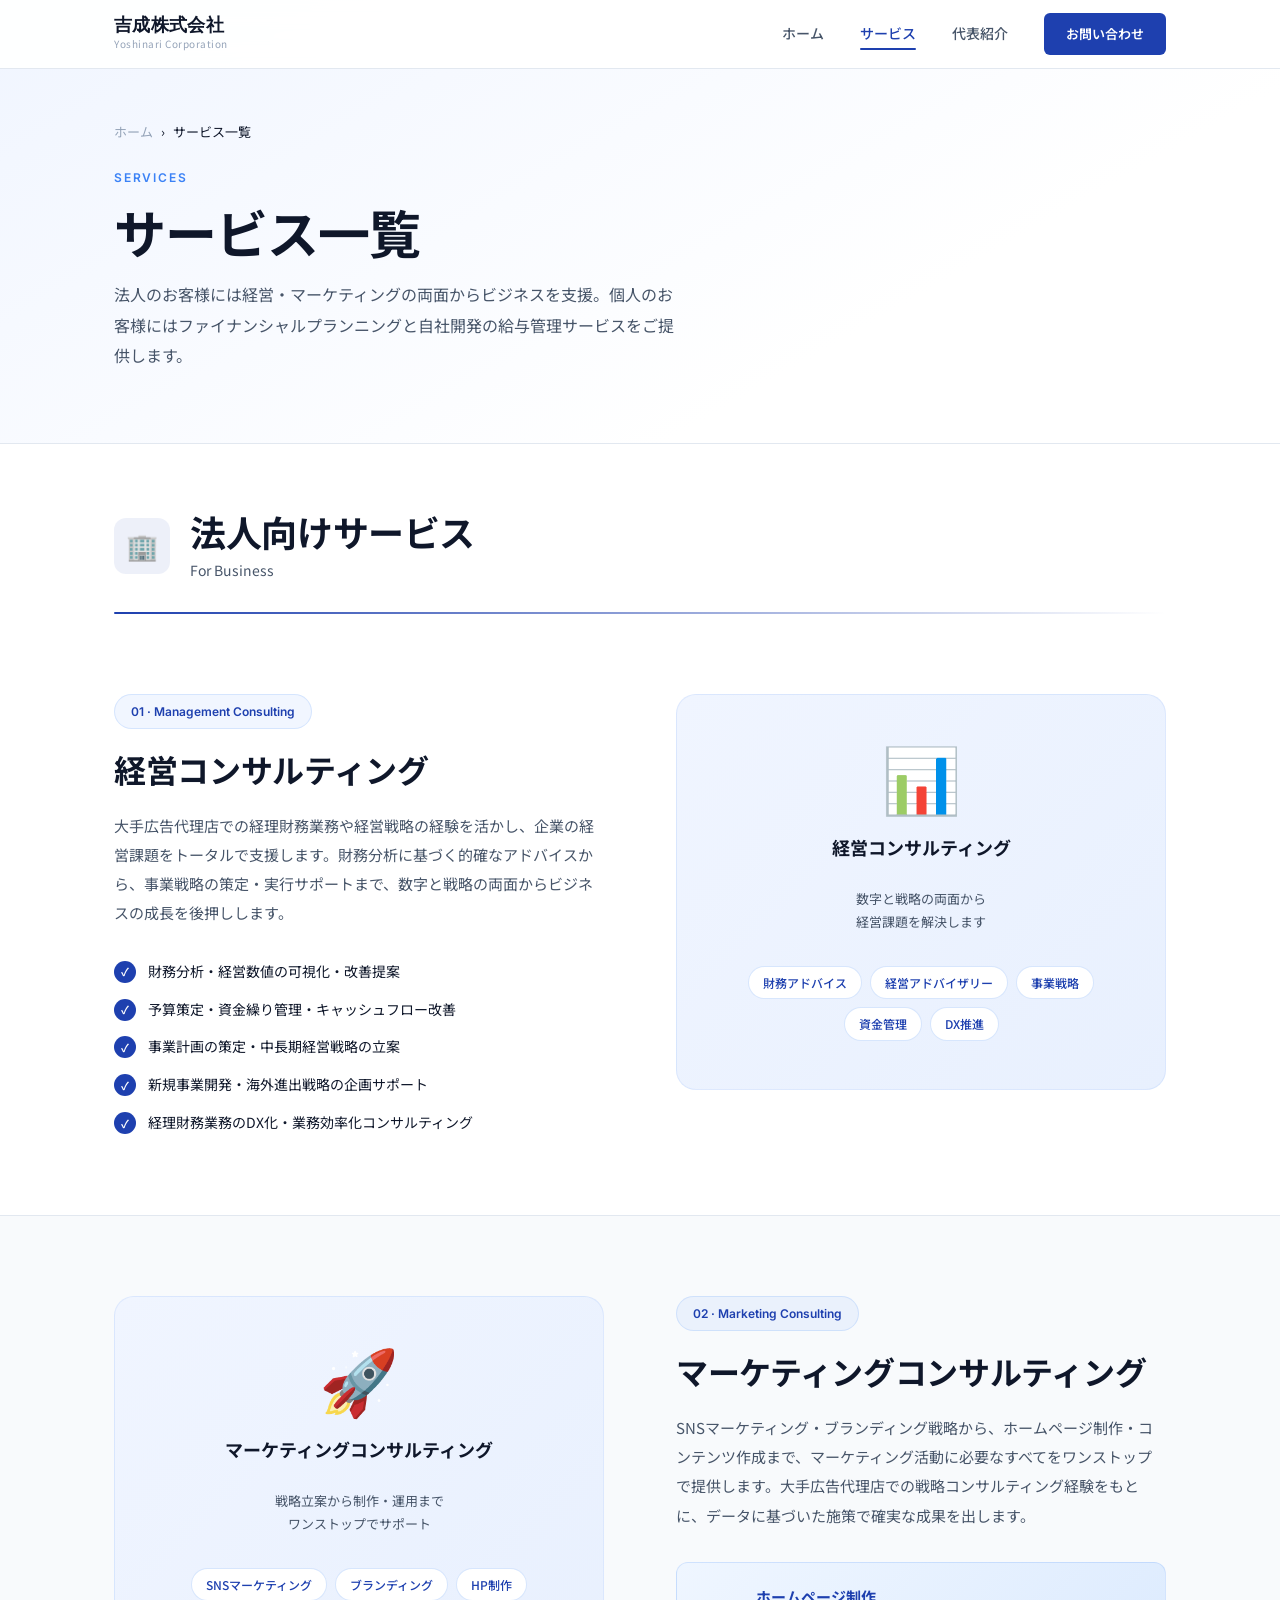
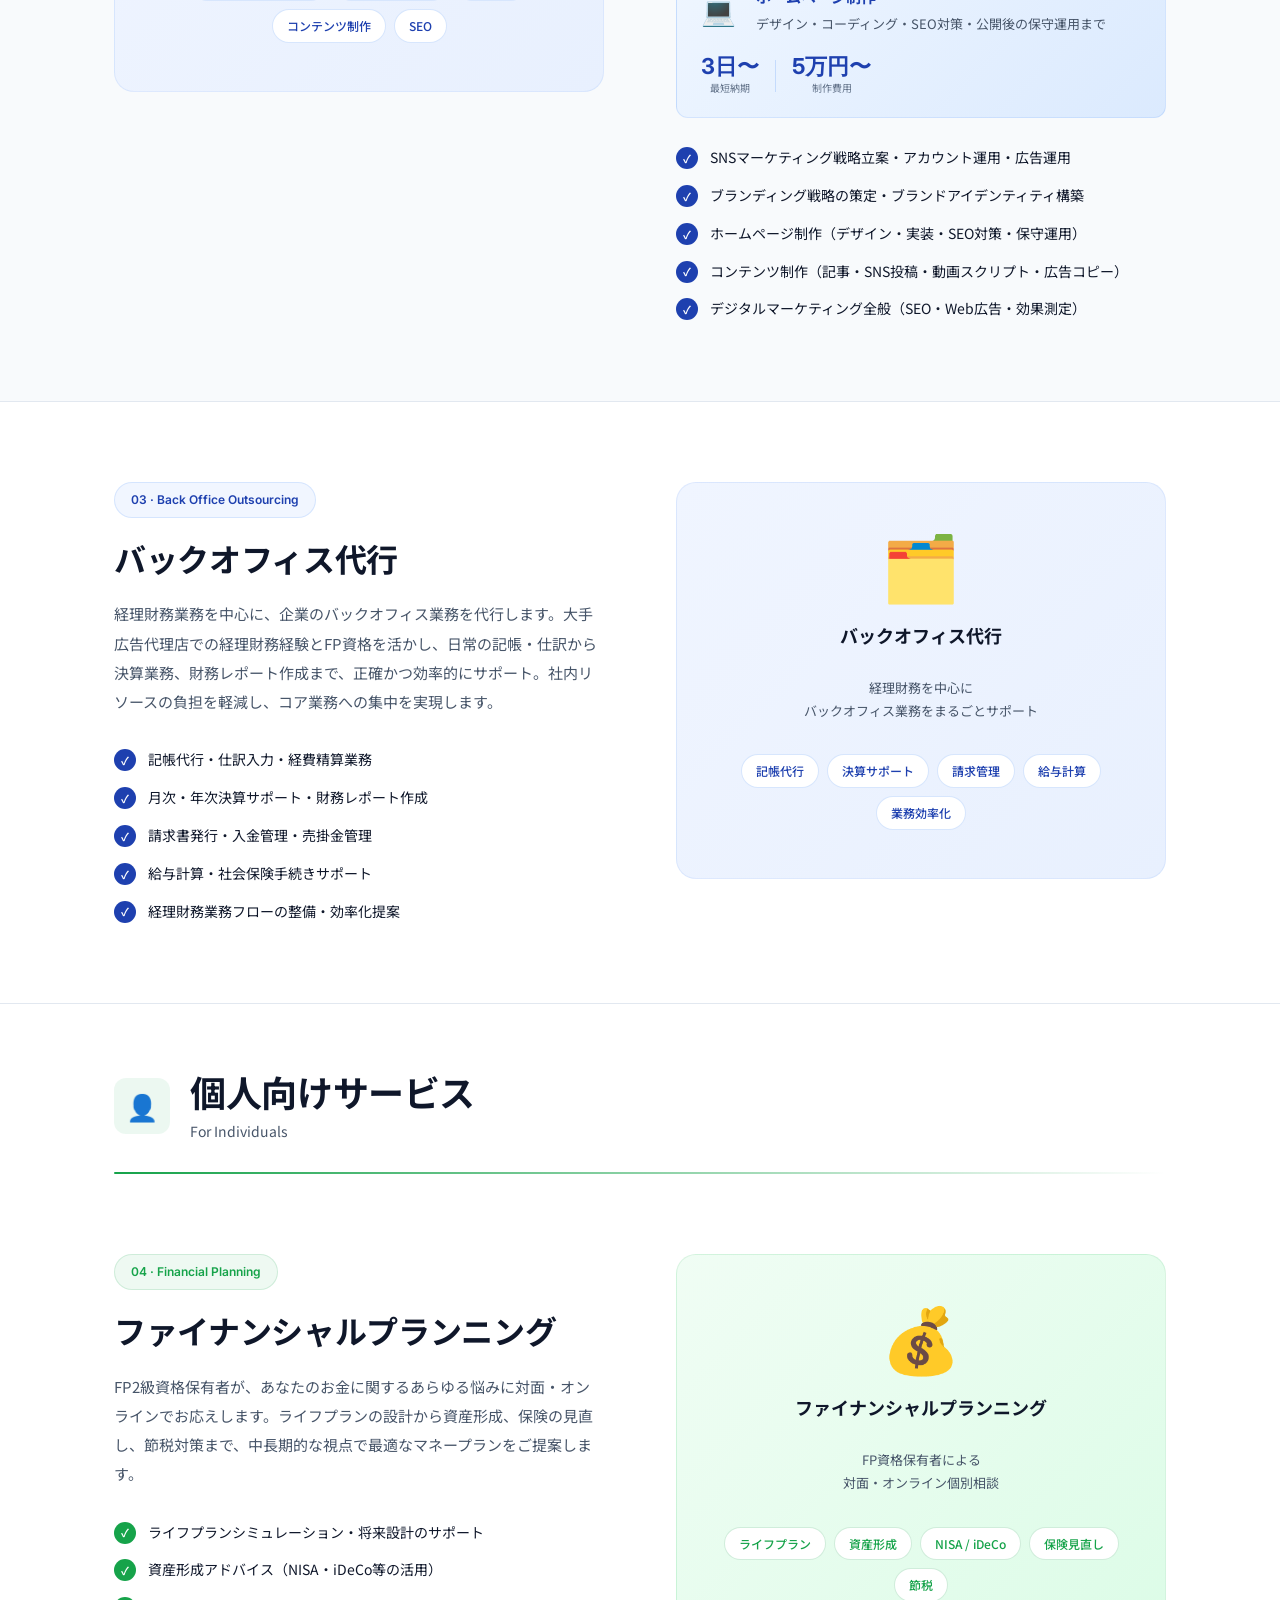
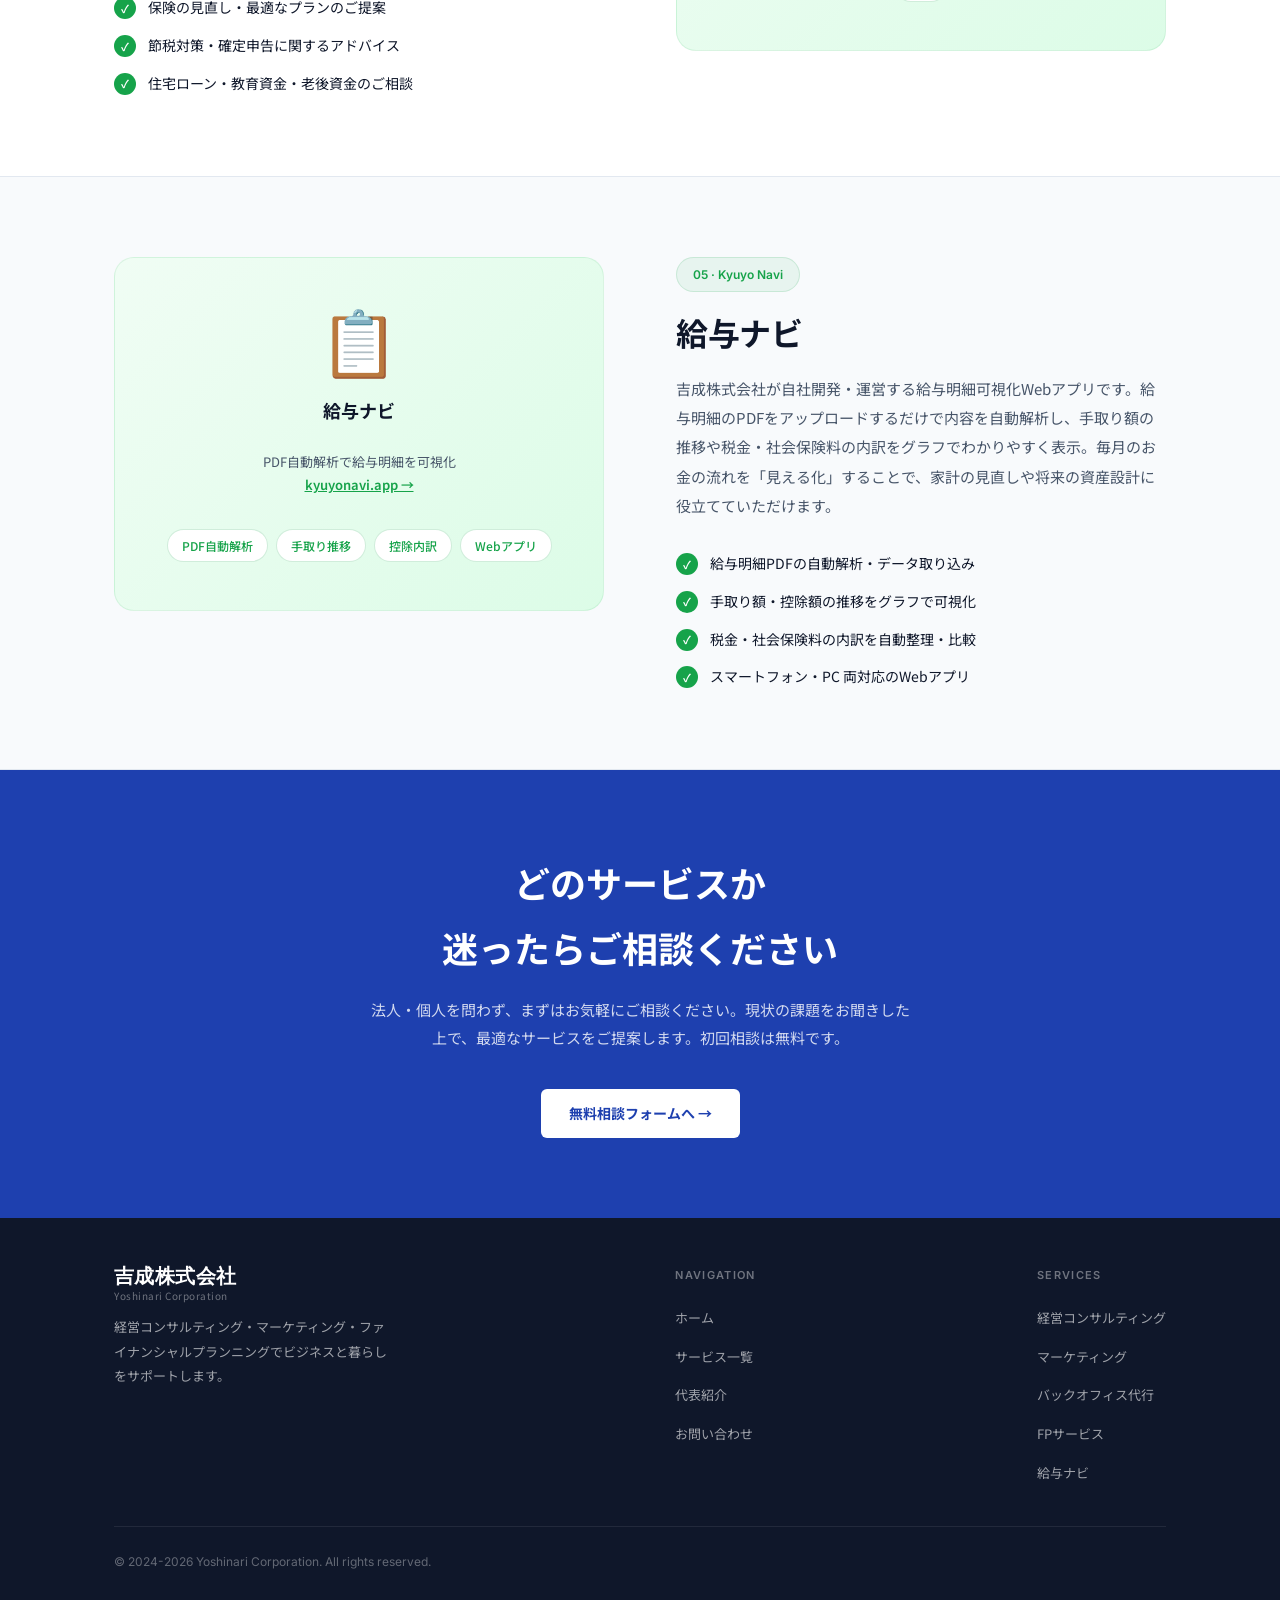
<file: services.html>
<!DOCTYPE html>
<html lang="ja">
<head>
  <meta charset="UTF-8" />
  <meta name="viewport" content="width=device-width, initial-scale=1.0" />
  <!-- Google Analytics (GA4) -->
  <script async src="https://www.googletagmanager.com/gtag/js?id=G-PL3QRM702Z"></script>
  <script>
    window.dataLayer = window.dataLayer || [];
    function gtag(){dataLayer.push(arguments);}
    gtag('js', new Date());
    gtag('config', 'G-PL3QRM702Z');
  </script>
  <meta name="robots" content="index, follow, max-image-preview:large" />
  <meta name="googlebot" content="index, follow, max-image-preview:large" />
  <meta name="description" content="吉成株式会社のサービス一覧。法人向けの経営コンサルティング・マーケティングコンサルティング、個人向けのファイナンシャルプランニング・給与ナビをご紹介します。" />
  <meta property="og:title" content="サービス一覧 | 吉成株式会社" />
  <meta property="og:description" content="法人向けの経営・マーケティングコンサルティング、バックオフィス代行、個人向けのFPサービス・給与ナビをご紹介します。" />
  <meta property="og:type" content="website" />
  <meta property="og:url" content="https://yoshinarcorp.com/services.html" />
  <meta property="og:image" content="https://yoshinarcorp.com/images/og-image.png" />
  <meta name="twitter:card" content="summary_large_image" />
  <meta name="twitter:image" content="https://yoshinarcorp.com/images/og-image.png" />
  <link rel="icon" href="images/favicon.svg" type="image/svg+xml" />
  <link rel="canonical" href="https://yoshinarcorp.com/services.html" />
  <title>サービス一覧 | 吉成株式会社</title>
  <link rel="stylesheet" href="css/style.css" />
  <script type="application/ld+json">
  {
    "@context": "https://schema.org",
    "@type": "WebPage",
    "name": "サービス一覧 | 吉成株式会社",
    "url": "https://yoshinarcorp.com/services.html",
    "description": "法人向けの経営コンサルティング・マーケティングコンサルティング、個人向けのファイナンシャルプランニング・給与ナビをご紹介します。",
    "publisher": {
      "@type": "Organization",
      "name": "吉成株式会社",
      "url": "https://yoshinarcorp.com"
    }
  }
  </script>
  <style>
    /* ---- サービスページ固有スタイル ---- */

    .page-header {
      padding: 120px 0 72px;
      background: linear-gradient(150deg, #f0f5ff 0%, #ffffff 70%);
      border-bottom: 1px solid var(--color-border);
    }

    .page-header-inner {
      max-width: var(--max-width);
      margin: 0 auto;
      padding: 0 24px;
    }

    .breadcrumb {
      display: flex;
      align-items: center;
      gap: 8px;
      font-size: 13px;
      color: var(--color-text-muted);
      margin-bottom: 24px;
    }

    .breadcrumb a { color: var(--color-text-muted); transition: color var(--transition); }
    .breadcrumb a:hover { color: var(--color-accent); }
    .breadcrumb span { color: var(--color-text-primary); }

    .page-title {
      font-size: clamp(32px, 5vw, 52px);
      font-weight: 700;
      letter-spacing: -0.02em;
      line-height: 1.2;
      margin-bottom: 16px;
    }

    .page-desc {
      font-size: 16px;
      color: var(--color-text-secondary);
      max-width: 560px;
      line-height: 1.9;
    }

    /* ---- カテゴリ見出し ---- */
    .category-header {
      padding: 64px 0 0;
    }

    .category-header-inner {
      display: flex;
      align-items: center;
      gap: 20px;
    }

    .category-icon {
      width: 56px;
      height: 56px;
      min-width: 56px;
      border-radius: var(--radius-md);
      display: flex;
      align-items: center;
      justify-content: center;
      font-size: 26px;
    }

    .category-icon.corporate {
      background: rgba(30,64,175,0.08);
    }

    .category-icon.individual {
      background: rgba(22,163,74,0.08);
    }

    .category-title {
      font-size: clamp(24px, 3.5vw, 36px);
      font-weight: 700;
      letter-spacing: -0.01em;
      line-height: 1.3;
    }

    .category-subtitle {
      font-size: 14px;
      color: var(--color-text-secondary);
      margin-top: 4px;
    }

    .category-divider {
      width: 100%;
      height: 2px;
      background: linear-gradient(90deg, var(--color-accent) 0%, transparent 100%);
      margin-top: 28px;
      border-radius: 2px;
    }

    .category-divider.green {
      background: linear-gradient(90deg, #16a34a 0%, transparent 100%);
    }

    /* ---- サービス詳細 ---- */
    .service-detail {
      padding: 80px 0;
      border-bottom: 1px solid var(--color-border);
    }

    .service-detail:nth-child(even) {
      background: var(--color-surface);
    }

    .service-detail-inner {
      display: grid;
      grid-template-columns: 1fr 1fr;
      gap: 72px;
      align-items: start;
    }

    .service-detail:nth-child(even) .service-detail-inner {
      direction: rtl;
    }

    .service-detail:nth-child(even) .service-detail-inner > * {
      direction: ltr;
    }

    .service-detail-badge {
      display: inline-flex;
      align-items: center;
      gap: 10px;
      background: rgba(59,130,246,0.07);
      border: 1px solid rgba(59,130,246,0.15);
      border-radius: 100px;
      padding: 6px 16px;
      font-size: 12px;
      font-weight: 600;
      color: var(--color-accent);
      margin-bottom: 20px;
      font-family: var(--font-en);
    }

    .service-detail-badge.green {
      background: rgba(22,163,74,0.07);
      border-color: rgba(22,163,74,0.15);
      color: #16a34a;
    }

    .service-detail-title {
      font-size: clamp(22px, 3vw, 32px);
      font-weight: 700;
      line-height: 1.3;
      margin-bottom: 20px;
      letter-spacing: -0.01em;
    }

    .service-detail-desc {
      font-size: 15px;
      color: var(--color-text-secondary);
      line-height: 1.95;
      margin-bottom: 32px;
    }

    .service-points {
      display: flex;
      flex-direction: column;
      gap: 14px;
    }

    .service-point {
      display: flex;
      align-items: flex-start;
      gap: 12px;
      font-size: 14px;
      line-height: 1.7;
      color: var(--color-text-primary);
    }

    .service-point::before {
      content: '✓';
      min-width: 22px;
      height: 22px;
      background: var(--color-accent);
      color: white;
      border-radius: 50%;
      display: flex;
      align-items: center;
      justify-content: center;
      font-size: 11px;
      font-weight: 700;
      margin-top: 1px;
    }

    .service-point.green::before {
      background: #16a34a;
    }

    /* ビジュアル */
    .service-visual {
      background: linear-gradient(135deg, #f0f5ff 0%, #e8f0fe 100%);
      border-radius: var(--radius-lg);
      padding: 48px 40px;
      display: flex;
      flex-direction: column;
      align-items: center;
      text-align: center;
      gap: 24px;
      min-height: 300px;
      justify-content: center;
      border: 1px solid rgba(59,130,246,0.1);
    }

    .service-visual.green {
      background: linear-gradient(135deg, #f0fdf4 0%, #dcfce7 100%);
      border-color: rgba(22,163,74,0.1);
    }

    .service-visual-icon { font-size: 64px; line-height: 1; }
    .service-visual-title { font-size: 18px; font-weight: 700; color: var(--color-text-primary); }
    .service-visual-subtitle { font-size: 13px; color: var(--color-text-secondary); line-height: 1.8; }

    .service-tags-wrap {
      display: flex;
      flex-wrap: wrap;
      gap: 8px;
      justify-content: center;
      margin-top: 8px;
    }

    .stag {
      background: white;
      border: 1px solid rgba(59,130,246,0.2);
      color: var(--color-accent);
      border-radius: 100px;
      padding: 5px 14px;
      font-size: 12px;
      font-weight: 500;
    }

    .stag.green {
      border-color: rgba(22,163,74,0.2);
      color: #16a34a;
    }

    /* CTA */
    .services-cta {
      background: var(--color-accent);
      padding: 80px 0;
    }

    .cta-inner {
      text-align: center;
      max-width: 600px;
      margin: 0 auto;
      padding: 0 24px;
    }

    .cta-title {
      font-size: clamp(24px, 4vw, 36px);
      font-weight: 700;
      color: var(--color-white);
      margin-bottom: 16px;
    }

    .cta-desc {
      font-size: 15px;
      color: rgba(255,255,255,0.8);
      line-height: 1.9;
      margin-bottom: 36px;
    }

    .btn-white {
      background: var(--color-white);
      color: var(--color-accent);
      font-weight: 700;
    }

    .btn-white:hover {
      background: #f0f5ff;
      transform: translateY(-2px);
      box-shadow: 0 8px 24px rgba(0,0,0,0.15);
    }

    /* レスポンシブ */
    @media (max-width: 900px) {
      .service-detail-inner {
        grid-template-columns: 1fr;
        direction: ltr !important;
        gap: 40px;
      }

      .service-detail:nth-child(even) .service-detail-inner {
        direction: ltr;
      }
    }
  </style>
</head>
<body>

  <!-- ヘッダー -->
  <header class="site-header" role="banner">
    <div class="header-inner">
      <a href="/" class="logo" aria-label="吉成株式会社 トップへ">
        <span class="logo-name">吉成株式会社</span>
        <span class="logo-tagline">Yoshinari Corporation</span>
      </a>
      <button class="hamburger" aria-label="メニューを開く" aria-expanded="false">
        <span></span><span></span><span></span>
      </button>
      <nav class="nav-links" role="navigation" aria-label="グローバルナビゲーション">
        <a href="/">ホーム</a>
        <a href="services.html" class="active">サービス</a>
        <a href="about.html">代表紹介</a>
        <a href="contact.html" class="nav-cta">お問い合わせ</a>
      </nav>
    </div>
  </header>

  <main>

    <!-- ページヘッダー -->
    <div class="page-header">
      <div class="page-header-inner">
        <div class="breadcrumb">
          <a href="/">ホーム</a>
          <span>›</span>
          <span>サービス一覧</span>
        </div>
        <p class="section-label fade-in">Services</p>
        <h1 class="page-title fade-in fade-in-delay-1">サービス一覧</h1>
        <p class="page-desc fade-in fade-in-delay-2">法人のお客様には経営・マーケティングの両面からビジネスを支援。個人のお客様にはファイナンシャルプランニングと自社開発の給与管理サービスをご提供します。</p>
      </div>
    </div>

    <!-- ============================== -->
    <!--       法人向けサービス           -->
    <!-- ============================== -->
    <div class="category-header" id="corporate">
      <div class="container">
        <div class="category-header-inner fade-in">
          <div class="category-icon corporate">🏢</div>
          <div>
            <div class="category-title">法人向けサービス</div>
            <div class="category-subtitle">For Business</div>
          </div>
        </div>
        <div class="category-divider"></div>
      </div>
    </div>

    <!-- 経営コンサルティング -->
    <section class="service-detail" id="management" aria-labelledby="management-heading">
      <div class="container">
        <div class="service-detail-inner">
          <div class="service-detail-content">
            <div class="service-detail-badge fade-in">01 · Management Consulting</div>
            <h2 class="service-detail-title fade-in fade-in-delay-1" id="management-heading">経営コンサルティング</h2>
            <p class="service-detail-desc fade-in fade-in-delay-2">
              大手広告代理店での経理財務業務や経営戦略の経験を活かし、企業の経営課題をトータルで支援します。財務分析に基づく的確なアドバイスから、事業戦略の策定・実行サポートまで、数字と戦略の両面からビジネスの成長を後押しします。
            </p>
            <div class="service-points fade-in fade-in-delay-3">
              <div class="service-point">財務分析・経営数値の可視化・改善提案</div>
              <div class="service-point">予算策定・資金繰り管理・キャッシュフロー改善</div>
              <div class="service-point">事業計画の策定・中長期経営戦略の立案</div>
              <div class="service-point">新規事業開発・海外進出戦略の企画サポート</div>
              <div class="service-point">経理財務業務のDX化・業務効率化コンサルティング</div>
            </div>
          </div>
          <div class="service-visual fade-in fade-in-delay-1">
            <div class="service-visual-icon">📊</div>
            <div class="service-visual-title">経営コンサルティング</div>
            <div class="service-visual-subtitle">数字と戦略の両面から<br />経営課題を解決します</div>
            <div class="service-tags-wrap">
              <span class="stag">財務アドバイス</span>
              <span class="stag">経営アドバイザリー</span>
              <span class="stag">事業戦略</span>
              <span class="stag">資金管理</span>
              <span class="stag">DX推進</span>
            </div>
          </div>
        </div>
      </div>
    </section>

    <!-- マーケティングコンサルティング -->
    <section class="service-detail" id="marketing" aria-labelledby="marketing-heading">
      <div class="container">
        <div class="service-detail-inner">
          <div class="service-detail-content">
            <div class="service-detail-badge fade-in">02 · Marketing Consulting</div>
            <h2 class="service-detail-title fade-in fade-in-delay-1" id="marketing-heading">マーケティングコンサルティング</h2>
            <p class="service-detail-desc fade-in fade-in-delay-2">
              SNSマーケティング・ブランディング戦略から、ホームページ制作・コンテンツ作成まで、マーケティング活動に必要なすべてをワンストップで提供します。大手広告代理店での戦略コンサルティング経験をもとに、データに基づいた施策で確実な成果を出します。
            </p>
            <div style="background:linear-gradient(135deg,#eff6ff,#dbeafe);border:1px solid rgba(59,130,246,0.15);border-radius:12px;padding:20px 24px;margin-bottom:28px;display:flex;align-items:center;gap:20px;flex-wrap:wrap" class="fade-in fade-in-delay-2">
              <div style="font-size:28px;line-height:1">💻</div>
              <div style="flex:1;min-width:200px">
                <div style="font-size:15px;font-weight:700;color:#1e40af;margin-bottom:2px">ホームページ制作</div>
                <div style="font-size:13px;color:#475569">デザイン・コーディング・SEO対策・公開後の保守運用まで</div>
              </div>
              <div style="display:flex;align-items:center;gap:16px;flex-shrink:0">
                <div style="text-align:center">
                  <div style="font-family:var(--font-en);font-size:22px;font-weight:700;color:#1e40af;line-height:1">3日〜</div>
                  <div style="font-size:10px;color:#64748b;margin-top:2px">最短納期</div>
                </div>
                <div style="width:1px;height:32px;background:rgba(59,130,246,0.2)"></div>
                <div style="text-align:center">
                  <div style="font-family:var(--font-en);font-size:22px;font-weight:700;color:#1e40af;line-height:1">5万円〜</div>
                  <div style="font-size:10px;color:#64748b;margin-top:2px">制作費用</div>
                </div>
              </div>
            </div>
            <div class="service-points fade-in fade-in-delay-3">
              <div class="service-point">SNSマーケティング戦略立案・アカウント運用・広告運用</div>
              <div class="service-point">ブランディング戦略の策定・ブランドアイデンティティ構築</div>
              <div class="service-point">ホームページ制作（デザイン・実装・SEO対策・保守運用）</div>
              <div class="service-point">コンテンツ制作（記事・SNS投稿・動画スクリプト・広告コピー）</div>
              <div class="service-point">デジタルマーケティング全般（SEO・Web広告・効果測定）</div>
            </div>
          </div>
          <div class="service-visual fade-in fade-in-delay-1">
            <div class="service-visual-icon">🚀</div>
            <div class="service-visual-title">マーケティングコンサルティング</div>
            <div class="service-visual-subtitle">戦略立案から制作・運用まで<br />ワンストップでサポート</div>
            <div class="service-tags-wrap">
              <span class="stag">SNSマーケティング</span>
              <span class="stag">ブランディング</span>
              <span class="stag">HP制作</span>
              <span class="stag">コンテンツ制作</span>
              <span class="stag">SEO</span>
            </div>
          </div>
        </div>
      </div>
    </section>

    <!-- バックオフィス代行 -->
    <section class="service-detail" id="backoffice" aria-labelledby="backoffice-heading">
      <div class="container">
        <div class="service-detail-inner">
          <div class="service-detail-content">
            <div class="service-detail-badge fade-in">03 · Back Office Outsourcing</div>
            <h2 class="service-detail-title fade-in fade-in-delay-1" id="backoffice-heading">バックオフィス代行</h2>
            <p class="service-detail-desc fade-in fade-in-delay-2">
              経理財務業務を中心に、企業のバックオフィス業務を代行します。大手広告代理店での経理財務経験とFP資格を活かし、日常の記帳・仕訳から決算業務、財務レポート作成まで、正確かつ効率的にサポート。社内リソースの負担を軽減し、コア業務への集中を実現します。
            </p>
            <div class="service-points fade-in fade-in-delay-3">
              <div class="service-point">記帳代行・仕訳入力・経費精算業務</div>
              <div class="service-point">月次・年次決算サポート・財務レポート作成</div>
              <div class="service-point">請求書発行・入金管理・売掛金管理</div>
              <div class="service-point">給与計算・社会保険手続きサポート</div>
              <div class="service-point">経理財務業務フローの整備・効率化提案</div>
            </div>
          </div>
          <div class="service-visual fade-in fade-in-delay-1">
            <div class="service-visual-icon">🗂️</div>
            <div class="service-visual-title">バックオフィス代行</div>
            <div class="service-visual-subtitle">経理財務を中心に<br />バックオフィス業務をまるごとサポート</div>
            <div class="service-tags-wrap">
              <span class="stag">記帳代行</span>
              <span class="stag">決算サポート</span>
              <span class="stag">請求管理</span>
              <span class="stag">給与計算</span>
              <span class="stag">業務効率化</span>
            </div>
          </div>
        </div>
      </div>
    </section>

    <!-- ============================== -->
    <!--       個人向けサービス           -->
    <!-- ============================== -->
    <div class="category-header" id="individual">
      <div class="container">
        <div class="category-header-inner fade-in">
          <div class="category-icon individual">👤</div>
          <div>
            <div class="category-title">個人向けサービス</div>
            <div class="category-subtitle">For Individuals</div>
          </div>
        </div>
        <div class="category-divider green"></div>
      </div>
    </div>

    <!-- ファイナンシャルプランニング -->
    <section class="service-detail" id="fp" aria-labelledby="fp-heading">
      <div class="container">
        <div class="service-detail-inner">
          <div class="service-detail-content">
            <div class="service-detail-badge green fade-in">04 · Financial Planning</div>
            <h2 class="service-detail-title fade-in fade-in-delay-1" id="fp-heading">ファイナンシャルプランニング</h2>
            <p class="service-detail-desc fade-in fade-in-delay-2">
              FP2級資格保有者が、あなたのお金に関するあらゆる悩みに対面・オンラインでお応えします。ライフプランの設計から資産形成、保険の見直し、節税対策まで、中長期的な視点で最適なマネープランをご提案します。
            </p>
            <div class="service-points fade-in fade-in-delay-3">
              <div class="service-point green">ライフプランシミュレーション・将来設計のサポート</div>
              <div class="service-point green">資産形成アドバイス（NISA・iDeCo等の活用）</div>
              <div class="service-point green">保険の見直し・最適なプランのご提案</div>
              <div class="service-point green">節税対策・確定申告に関するアドバイス</div>
              <div class="service-point green">住宅ローン・教育資金・老後資金のご相談</div>
            </div>
          </div>
          <div class="service-visual green fade-in fade-in-delay-1">
            <div class="service-visual-icon">💰</div>
            <div class="service-visual-title">ファイナンシャルプランニング</div>
            <div class="service-visual-subtitle">FP資格保有者による<br />対面・オンライン個別相談</div>
            <div class="service-tags-wrap">
              <span class="stag green">ライフプラン</span>
              <span class="stag green">資産形成</span>
              <span class="stag green">NISA / iDeCo</span>
              <span class="stag green">保険見直し</span>
              <span class="stag green">節税</span>
            </div>
          </div>
        </div>
      </div>
    </section>

    <!-- 給与ナビ -->
    <section class="service-detail" id="kyuyo-navi" aria-labelledby="kyuyo-heading">
      <div class="container">
        <div class="service-detail-inner">
          <div class="service-detail-content">
            <div class="service-detail-badge green fade-in">05 · Kyuyo Navi</div>
            <h2 class="service-detail-title fade-in fade-in-delay-1" id="kyuyo-heading">給与ナビ</h2>
            <p class="service-detail-desc fade-in fade-in-delay-2">
              吉成株式会社が自社開発・運営する給与明細可視化Webアプリです。給与明細のPDFをアップロードするだけで内容を自動解析し、手取り額の推移や税金・社会保険料の内訳をグラフでわかりやすく表示。毎月のお金の流れを「見える化」することで、家計の見直しや将来の資産設計に役立てていただけます。
            </p>
            <div class="service-points fade-in fade-in-delay-3">
              <div class="service-point green">給与明細PDFの自動解析・データ取り込み</div>
              <div class="service-point green">手取り額・控除額の推移をグラフで可視化</div>
              <div class="service-point green">税金・社会保険料の内訳を自動整理・比較</div>
              <div class="service-point green">スマートフォン・PC 両対応のWebアプリ</div>
            </div>
          </div>
          <div class="service-visual green fade-in fade-in-delay-1">
            <div class="service-visual-icon">📋</div>
            <div class="service-visual-title">給与ナビ</div>
            <div class="service-visual-subtitle">PDF自動解析で給与明細を可視化<br /><a href="https://kyuyonavi.app" target="_blank" rel="noopener" style="color:#16a34a;text-decoration:underline;font-weight:600;">kyuyonavi.app →</a></div>
            <div class="service-tags-wrap">
              <span class="stag green">PDF自動解析</span>
              <span class="stag green">手取り推移</span>
              <span class="stag green">控除内訳</span>
              <span class="stag green">Webアプリ</span>
            </div>
          </div>
        </div>
      </div>
    </section>

    <!-- CTA -->
    <section class="services-cta" aria-labelledby="services-cta-heading">
      <div class="cta-inner">
        <h2 class="cta-title fade-in" id="services-cta-heading">どのサービスか<br />迷ったらご相談ください</h2>
        <p class="cta-desc fade-in fade-in-delay-1">法人・個人を問わず、まずはお気軽にご相談ください。現状の課題をお聞きした上で、最適なサービスをご提案します。初回相談は無料です。</p>
        <a href="contact.html" class="btn btn-white fade-in fade-in-delay-2">無料相談フォームへ →</a>
      </div>
    </section>

  </main>

  <!-- フッター -->
  <footer class="site-footer" role="contentinfo">
    <div class="footer-inner">
      <div class="footer-top">
        <div class="footer-logo">
          <div class="logo">
            <span class="logo-name">吉成株式会社</span>
            <span class="logo-tagline">Yoshinari Corporation</span>
          </div>
          <p class="footer-desc">経営コンサルティング・マーケティング・ファイナンシャルプランニングでビジネスと暮らしをサポートします。</p>
        </div>
        <nav class="footer-nav" aria-label="フッターナビゲーション">
          <h4>Navigation</h4>
          <ul>
            <li><a href="/">ホーム</a></li>
            <li><a href="services.html">サービス一覧</a></li>
            <li><a href="about.html">代表紹介</a></li>
            <li><a href="contact.html">お問い合わせ</a></li>
          </ul>
        </nav>
        <div class="footer-nav">
          <h4>Services</h4>
          <ul>
            <li><a href="#management">経営コンサルティング</a></li>
            <li><a href="#marketing">マーケティング</a></li>
            <li><a href="#backoffice">バックオフィス代行</a></li>
            <li><a href="#fp">FPサービス</a></li>
            <li><a href="#kyuyo-navi">給与ナビ</a></li>
          </ul>
        </div>
      </div>
      <div class="footer-bottom">
        <p class="footer-copyright">&copy; 2024-2026 Yoshinari Corporation. All rights reserved.</p>
      </div>
    </div>
  </footer>

  <script src="js/main.js"></script>
</body>
</html>
</file>
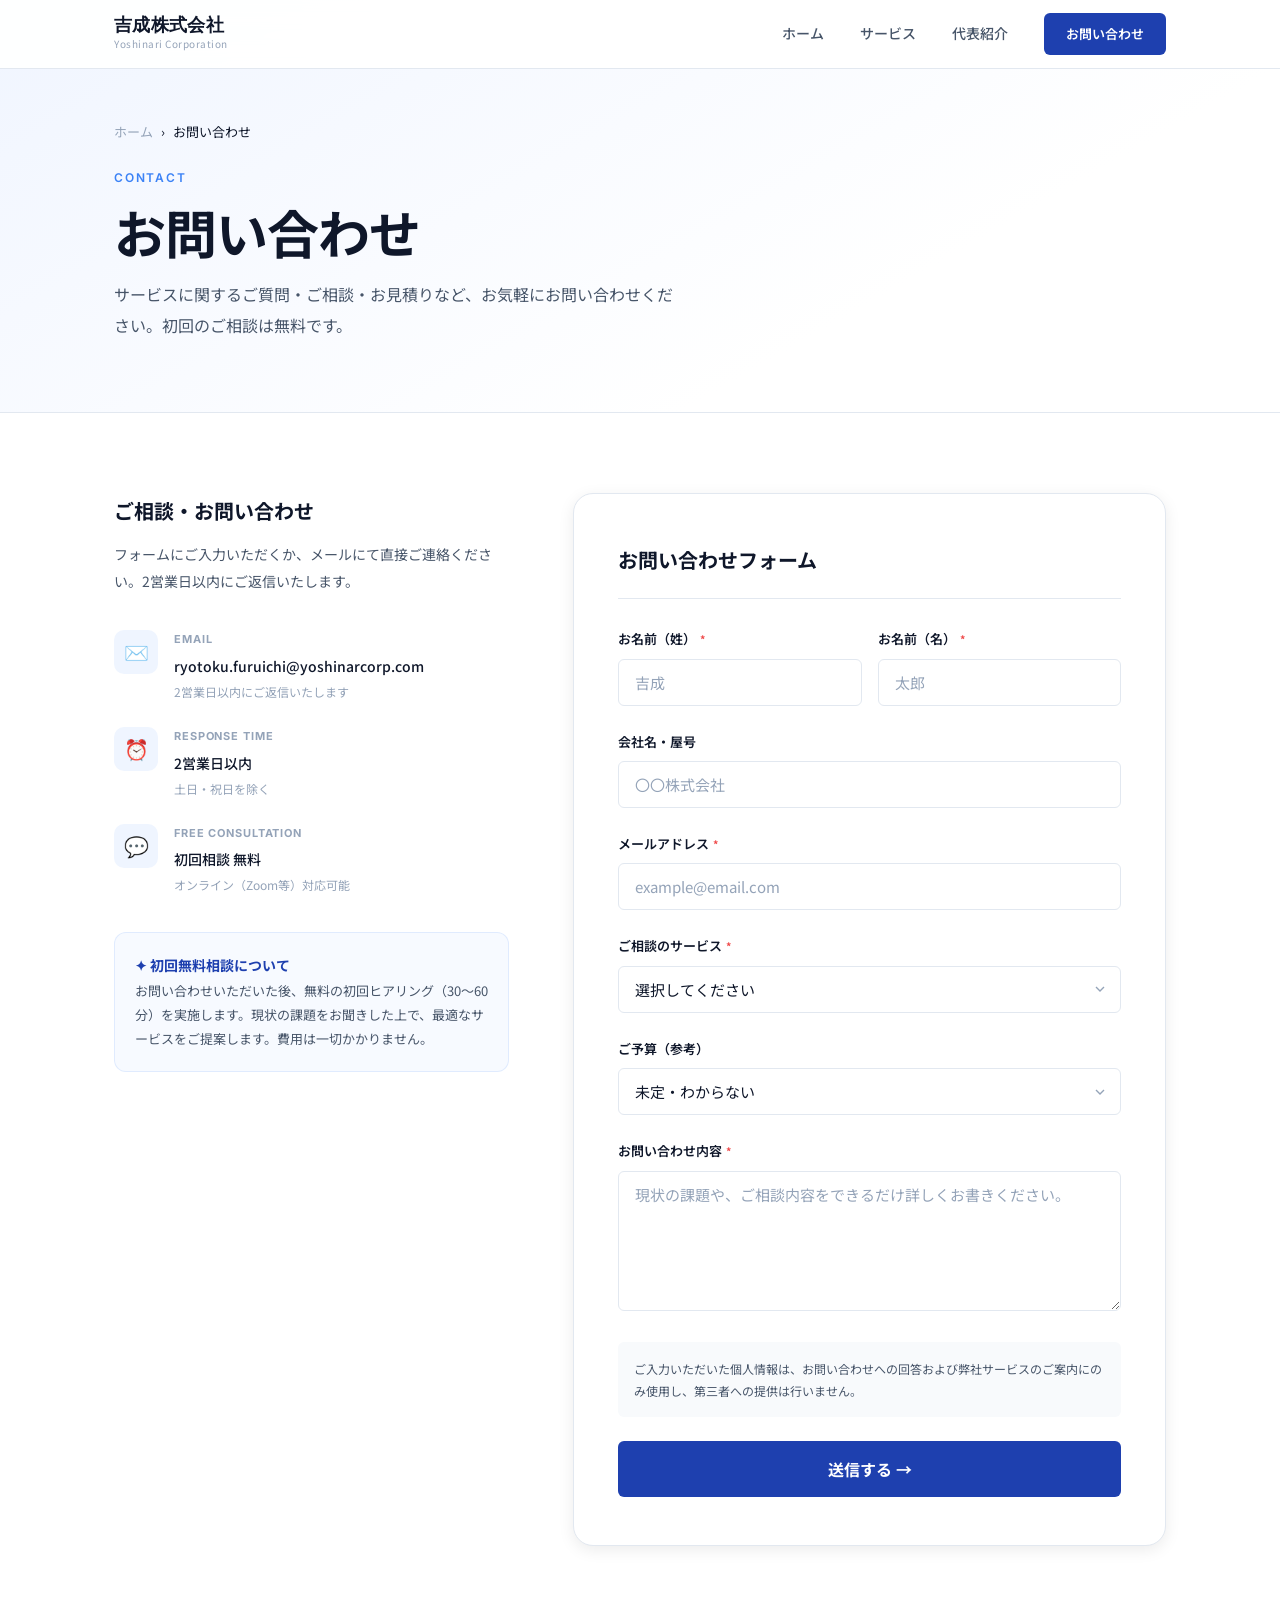
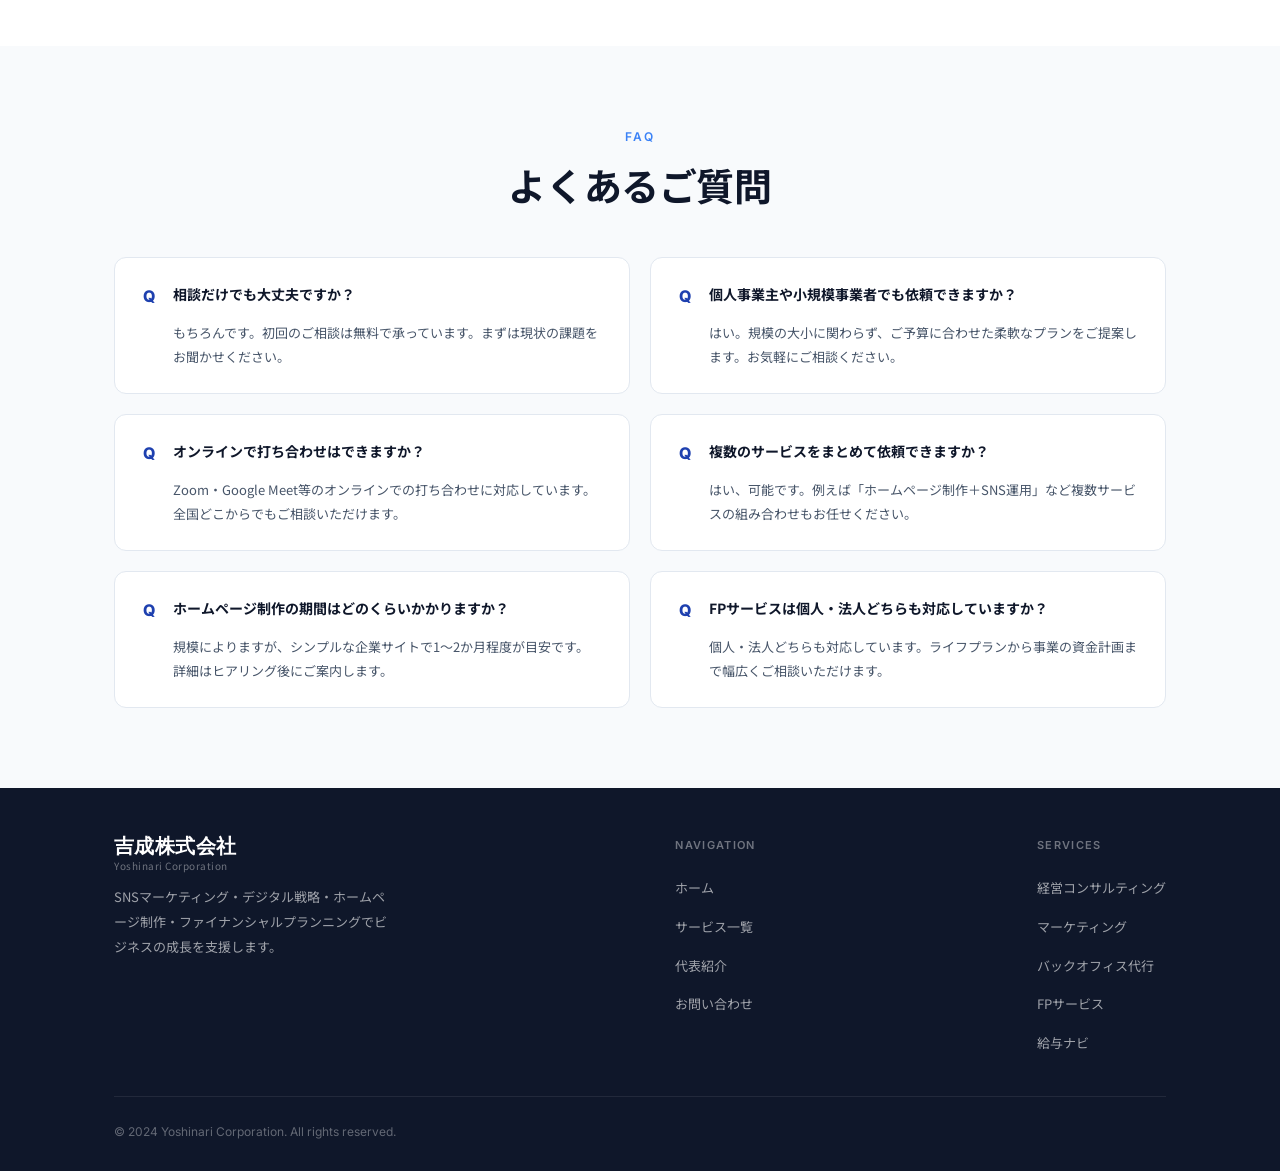
<file: yoshinar-hp/contact.html>
<!DOCTYPE html>
<html lang="ja">
<head>
  <meta charset="UTF-8" />
  <meta name="viewport" content="width=device-width, initial-scale=1.0" />
  <meta name="description" content="吉成株式会社へのお問い合わせ・無料相談はこちらから。SNSマーケティング・ブランディング・ホームページ制作・FPサービスについてお気軽にご相談ください。" />
  <meta property="og:title" content="お問い合わせ | 吉成株式会社" />
  <meta property="og:description" content="サービスに関するご質問・ご相談・お見積りなど、お気軽にお問い合わせください。初回相談無料。" />
  <meta property="og:type" content="website" />
  <meta property="og:url" content="https://yoshinarcorp.com/contact.html" />
  <meta property="og:image" content="https://yoshinarcorp.com/images/og-image.png" />
  <meta name="twitter:card" content="summary_large_image" />
  <meta name="twitter:image" content="https://yoshinarcorp.com/images/og-image.png" />
  <link rel="icon" href="images/favicon.svg" type="image/svg+xml" />
  <title>お問い合わせ | 吉成株式会社</title>
  <link rel="stylesheet" href="css/style.css" />
  <style>
    /* ---- お問い合わせページ固有スタイル ---- */

    /* ページヘッダー */
    .page-header {
      padding: 120px 0 72px;
      background: linear-gradient(150deg, #f0f5ff 0%, #ffffff 70%);
      border-bottom: 1px solid var(--color-border);
    }

    .page-header-inner {
      max-width: var(--max-width);
      margin: 0 auto;
      padding: 0 24px;
    }

    .breadcrumb {
      display: flex;
      align-items: center;
      gap: 8px;
      font-size: 13px;
      color: var(--color-text-muted);
      margin-bottom: 24px;
    }

    .breadcrumb a {
      color: var(--color-text-muted);
      transition: color var(--transition);
    }

    .breadcrumb a:hover { color: var(--color-accent); }
    .breadcrumb span { color: var(--color-text-primary); }

    .page-title {
      font-size: clamp(32px, 5vw, 52px);
      font-weight: 700;
      letter-spacing: -0.02em;
      line-height: 1.2;
      margin-bottom: 16px;
    }

    .page-desc {
      font-size: 16px;
      color: var(--color-text-secondary);
      max-width: 560px;
      line-height: 1.9;
    }

    /* お問い合わせセクション */
    .contact-section {
      padding: 80px 0 100px;
    }

    .contact-grid {
      display: grid;
      grid-template-columns: 1fr 1.5fr;
      gap: 64px;
      align-items: start;
    }

    /* サイドパネル */
    .contact-info {}

    .contact-info-title {
      font-size: 20px;
      font-weight: 700;
      margin-bottom: 12px;
    }

    .contact-info-desc {
      font-size: 14px;
      color: var(--color-text-secondary);
      line-height: 1.9;
      margin-bottom: 36px;
    }

    .contact-items {
      display: flex;
      flex-direction: column;
      gap: 24px;
    }

    .contact-item {
      display: flex;
      gap: 16px;
      align-items: flex-start;
    }

    .contact-item-icon {
      width: 44px;
      height: 44px;
      min-width: 44px;
      background: rgba(59,130,246,0.08);
      border-radius: 10px;
      display: flex;
      align-items: center;
      justify-content: center;
      font-size: 20px;
    }

    .contact-item-label {
      font-size: 11px;
      font-weight: 700;
      text-transform: uppercase;
      letter-spacing: 0.08em;
      color: var(--color-text-muted);
      font-family: var(--font-en);
      margin-bottom: 4px;
    }

    .contact-item-value {
      font-size: 14px;
      font-weight: 500;
      color: var(--color-text-primary);
    }

    .contact-item-sub {
      font-size: 12px;
      color: var(--color-text-muted);
      margin-top: 2px;
    }

    .contact-note {
      margin-top: 36px;
      background: rgba(59,130,246,0.04);
      border: 1px solid rgba(59,130,246,0.12);
      border-radius: var(--radius-md);
      padding: 20px;
      font-size: 13px;
      color: var(--color-text-secondary);
      line-height: 1.85;
    }

    .contact-note strong {
      color: var(--color-accent);
      font-size: 14px;
    }

    /* フォーム */
    .contact-form-wrap {
      background: var(--color-white);
      border: 1px solid var(--color-border);
      border-radius: var(--radius-lg);
      padding: 48px 44px;
      box-shadow: var(--shadow-md);
    }

    .form-title {
      font-size: 20px;
      font-weight: 700;
      margin-bottom: 28px;
      padding-bottom: 20px;
      border-bottom: 1px solid var(--color-border);
    }

    .form-group {
      margin-bottom: 24px;
    }

    .form-label {
      display: block;
      font-size: 13px;
      font-weight: 600;
      color: var(--color-text-primary);
      margin-bottom: 8px;
    }

    .form-label .required {
      color: #ef4444;
      margin-left: 4px;
      font-size: 11px;
    }

    .form-input,
    .form-select,
    .form-textarea {
      width: 100%;
      padding: 12px 16px;
      border: 1.5px solid var(--color-border);
      border-radius: var(--radius-sm);
      font-size: 15px;
      font-family: var(--font-ja);
      color: var(--color-text-primary);
      background: var(--color-white);
      transition: border-color var(--transition), box-shadow var(--transition);
      outline: none;
      appearance: none;
    }

    .form-input:focus,
    .form-select:focus,
    .form-textarea:focus {
      border-color: var(--color-accent-light);
      box-shadow: 0 0 0 3px rgba(59,130,246,0.12);
    }

    .form-input::placeholder,
    .form-textarea::placeholder {
      color: var(--color-text-muted);
    }

    .form-select {
      cursor: pointer;
      background-image: url("data:image/svg+xml,%3Csvg xmlns='http://www.w3.org/2000/svg' width='16' height='16' viewBox='0 0 24 24' fill='none' stroke='%2394a3b8' stroke-width='2'%3E%3Cpolyline points='6 9 12 15 18 9'%3E%3C/polyline%3E%3C/svg%3E");
      background-repeat: no-repeat;
      background-position: right 12px center;
      padding-right: 40px;
    }

    .form-textarea {
      resize: vertical;
      min-height: 140px;
    }

    .form-row {
      display: grid;
      grid-template-columns: 1fr 1fr;
      gap: 16px;
    }

    .form-privacy {
      background: var(--color-surface);
      border-radius: var(--radius-sm);
      padding: 16px;
      font-size: 12px;
      color: var(--color-text-secondary);
      line-height: 1.8;
      margin-bottom: 24px;
    }

    .form-privacy a {
      color: var(--color-accent);
      text-decoration: underline;
    }

    .form-submit {
      width: 100%;
      padding: 16px;
      background: var(--color-accent);
      color: var(--color-white);
      border: none;
      border-radius: var(--radius-sm);
      font-size: 16px;
      font-weight: 700;
      font-family: var(--font-ja);
      cursor: pointer;
      transition: all var(--transition);
    }

    .form-submit:hover:not(:disabled) {
      background: var(--color-accent-hover);
      transform: translateY(-2px);
      box-shadow: 0 8px 24px rgba(30,64,175,0.3);
    }

    .form-submit:disabled {
      opacity: 0.7;
      cursor: not-allowed;
    }

    /* 送信完了・エラー */
    #formSuccess,
    #formError {
      display: none;
      padding: 24px;
      border-radius: var(--radius-md);
      text-align: center;
    }

    #formSuccess {
      background: #f0fdf4;
      border: 1px solid #86efac;
    }

    #formSuccess h3 {
      font-size: 18px;
      font-weight: 700;
      color: #16a34a;
      margin-bottom: 8px;
    }

    #formSuccess p {
      font-size: 14px;
      color: #15803d;
    }

    #formError {
      background: #fef2f2;
      border: 1px solid #fca5a5;
    }

    #formError p {
      font-size: 14px;
      color: #dc2626;
    }

    /* よくある質問 */
    .faq-section {
      background: var(--color-surface);
      padding: 80px 0;
    }

    .faq-grid {
      display: grid;
      grid-template-columns: 1fr 1fr;
      gap: 20px;
      margin-top: 48px;
    }

    .faq-item {
      background: var(--color-white);
      border: 1px solid var(--color-border);
      border-radius: var(--radius-md);
      padding: 24px 28px;
    }

    .faq-q {
      font-size: 14px;
      font-weight: 700;
      color: var(--color-text-primary);
      margin-bottom: 10px;
      display: flex;
      gap: 10px;
      align-items: flex-start;
    }

    .faq-q::before {
      content: 'Q';
      color: var(--color-accent);
      font-family: var(--font-en);
      font-size: 16px;
      font-weight: 800;
      min-width: 20px;
    }

    .faq-a {
      font-size: 13px;
      color: var(--color-text-secondary);
      line-height: 1.85;
      padding-left: 30px;
    }

    /* レスポンシブ */
    @media (max-width: 900px) {
      .contact-grid { grid-template-columns: 1fr; gap: 48px; }
      .faq-grid { grid-template-columns: 1fr; }
    }

    @media (max-width: 560px) {
      .form-row { grid-template-columns: 1fr; }
      .contact-form-wrap { padding: 32px 24px; }
    }
  </style>
</head>
<body>

  <!-- ヘッダー -->
  <header class="site-header" role="banner">
    <div class="header-inner">
      <a href="index.html" class="logo" aria-label="吉成株式会社 トップへ">
        <span class="logo-name">吉成株式会社</span>
        <span class="logo-tagline">Yoshinari Corporation</span>
      </a>
      <button class="hamburger" aria-label="メニューを開く" aria-expanded="false">
        <span></span><span></span><span></span>
      </button>
      <nav class="nav-links" role="navigation" aria-label="グローバルナビゲーション">
        <a href="index.html">ホーム</a>
        <a href="services.html">サービス</a>
        <a href="about.html">代表紹介</a>
        <a href="contact.html" class="nav-cta active">お問い合わせ</a>
      </nav>
    </div>
  </header>

  <main>

    <!-- ページヘッダー -->
    <div class="page-header">
      <div class="page-header-inner">
        <div class="breadcrumb">
          <a href="index.html">ホーム</a>
          <span>›</span>
          <span>お問い合わせ</span>
        </div>
        <p class="section-label fade-in">Contact</p>
        <h1 class="page-title fade-in fade-in-delay-1">お問い合わせ</h1>
        <p class="page-desc fade-in fade-in-delay-2">サービスに関するご質問・ご相談・お見積りなど、お気軽にお問い合わせください。初回のご相談は無料です。</p>
      </div>
    </div>

    <!-- お問い合わせ本体 -->
    <section class="contact-section" aria-labelledby="contact-heading">
      <div class="container">
        <div class="contact-grid">

          <!-- サイドパネル -->
          <div class="contact-info fade-in">
            <h2 class="contact-info-title">ご相談・お問い合わせ</h2>
            <p class="contact-info-desc">
              フォームにご入力いただくか、メールにて直接ご連絡ください。2営業日以内にご返信いたします。
            </p>
            <div class="contact-items">
              <div class="contact-item">
                <div class="contact-item-icon">✉️</div>
                <div>
                  <div class="contact-item-label">Email</div>
                  <div class="contact-item-value">ryotoku.furuichi@yoshinarcorp.com</div>
                  <div class="contact-item-sub">2営業日以内にご返信いたします</div>
                </div>
              </div>
              <div class="contact-item">
                <div class="contact-item-icon">⏰</div>
                <div>
                  <div class="contact-item-label">Response Time</div>
                  <div class="contact-item-value">2営業日以内</div>
                  <div class="contact-item-sub">土日・祝日を除く</div>
                </div>
              </div>
              <div class="contact-item">
                <div class="contact-item-icon">💬</div>
                <div>
                  <div class="contact-item-label">Free Consultation</div>
                  <div class="contact-item-value">初回相談 無料</div>
                  <div class="contact-item-sub">オンライン（Zoom等）対応可能</div>
                </div>
              </div>
            </div>
            <div class="contact-note">
              <strong>✦ 初回無料相談について</strong><br />
              お問い合わせいただいた後、無料の初回ヒアリング（30〜60分）を実施します。現状の課題をお聞きした上で、最適なサービスをご提案します。費用は一切かかりません。
            </div>
          </div>

          <!-- フォーム -->
          <div class="contact-form-wrap fade-in fade-in-delay-1">
            <h2 class="form-title">お問い合わせフォーム</h2>

            <!-- 送信完了メッセージ -->
            <div id="formSuccess">
              <h3>✅ 送信完了しました！</h3>
              <p>お問い合わせありがとうございます。2営業日以内にご返信いたします。</p>
            </div>

            <!-- エラーメッセージ -->
            <div id="formError">
              <p>⚠️ 送信に失敗しました。時間をおいて再度お試しいただくか、メールにてお問い合わせください。</p>
            </div>

            <!--
              Formspree を使用してメール送信します。
              利用手順：
              1. https://formspree.io/ でアカウント作成（無料）
              2. 新しいフォームを作成し、エンドポイントURLを取得
              3. 下記の data-endpoint の値を取得したURLに変更してください
              例: data-endpoint="https://formspree.io/f/xyzabc12"
            -->
            <form
              id="contactForm"
              data-endpoint="https://formspree.io/f/xwvwggeo"
              novalidate
            >
              <div class="form-row">
                <div class="form-group">
                  <label class="form-label" for="lastName">
                    お名前（姓）<span class="required">*</span>
                  </label>
                  <input
                    type="text"
                    id="lastName"
                    name="lastName"
                    class="form-input"
                    placeholder="吉成"
                    required
                    autocomplete="family-name"
                  />
                </div>
                <div class="form-group">
                  <label class="form-label" for="firstName">
                    お名前（名）<span class="required">*</span>
                  </label>
                  <input
                    type="text"
                    id="firstName"
                    name="firstName"
                    class="form-input"
                    placeholder="太郎"
                    required
                    autocomplete="given-name"
                  />
                </div>
              </div>

              <div class="form-group">
                <label class="form-label" for="company">
                  会社名・屋号
                </label>
                <input
                  type="text"
                  id="company"
                  name="company"
                  class="form-input"
                  placeholder="〇〇株式会社"
                  autocomplete="organization"
                />
              </div>

              <div class="form-group">
                <label class="form-label" for="email">
                  メールアドレス<span class="required">*</span>
                </label>
                <input
                  type="email"
                  id="email"
                  name="email"
                  class="form-input"
                  placeholder="example@email.com"
                  required
                  autocomplete="email"
                />
              </div>

              <div class="form-group">
                <label class="form-label" for="service">
                  ご相談のサービス<span class="required">*</span>
                </label>
                <select id="service" name="service" class="form-select" required>
                  <option value="" disabled selected>選択してください</option>
                  <option value="経営コンサルティング">経営コンサルティング（法人向け）</option>
                  <option value="マーケティングコンサルティング">マーケティングコンサルティング（法人向け）</option>
                  <option value="バックオフィス代行">バックオフィス代行（法人向け）</option>
                  <option value="ファイナンシャルプランニング">ファイナンシャルプランニング（個人向け）</option>
                  <option value="給与ナビ">給与ナビについて</option>
                  <option value="複数のサービスについて">複数のサービスについて</option>
                  <option value="その他">その他</option>
                </select>
              </div>

              <div class="form-group">
                <label class="form-label" for="budget">
                  ご予算（参考）
                </label>
                <select id="budget" name="budget" class="form-select">
                  <option value="" selected>未定・わからない</option>
                  <option value="〜5万円">〜5万円</option>
                  <option value="5〜10万円">5〜10万円</option>
                  <option value="10〜30万円">10〜30万円</option>
                  <option value="30万円〜">30万円〜</option>
                </select>
              </div>

              <div class="form-group">
                <label class="form-label" for="message">
                  お問い合わせ内容<span class="required">*</span>
                </label>
                <textarea
                  id="message"
                  name="message"
                  class="form-textarea"
                  placeholder="現状の課題や、ご相談内容をできるだけ詳しくお書きください。"
                  required
                ></textarea>
              </div>

              <div class="form-privacy">
                ご入力いただいた個人情報は、お問い合わせへの回答および弊社サービスのご案内にのみ使用し、第三者への提供は行いません。
              </div>

              <button type="submit" class="form-submit">送信する →</button>
            </form>
          </div>
        </div>
      </div>
    </section>

    <!-- よくある質問 -->
    <section class="faq-section" aria-labelledby="faq-heading">
      <div class="container">
        <p class="section-label text-center fade-in">FAQ</p>
        <h2 class="section-title text-center fade-in fade-in-delay-1" id="faq-heading">よくあるご質問</h2>
        <div class="faq-grid">
          <div class="faq-item fade-in">
            <div class="faq-q">相談だけでも大丈夫ですか？</div>
            <div class="faq-a">もちろんです。初回のご相談は無料で承っています。まずは現状の課題をお聞かせください。</div>
          </div>
          <div class="faq-item fade-in fade-in-delay-1">
            <div class="faq-q">個人事業主や小規模事業者でも依頼できますか？</div>
            <div class="faq-a">はい。規模の大小に関わらず、ご予算に合わせた柔軟なプランをご提案します。お気軽にご相談ください。</div>
          </div>
          <div class="faq-item fade-in fade-in-delay-1">
            <div class="faq-q">オンラインで打ち合わせはできますか？</div>
            <div class="faq-a">Zoom・Google Meet等のオンラインでの打ち合わせに対応しています。全国どこからでもご相談いただけます。</div>
          </div>
          <div class="faq-item fade-in fade-in-delay-2">
            <div class="faq-q">複数のサービスをまとめて依頼できますか？</div>
            <div class="faq-a">はい、可能です。例えば「ホームページ制作＋SNS運用」など複数サービスの組み合わせもお任せください。</div>
          </div>
          <div class="faq-item fade-in fade-in-delay-2">
            <div class="faq-q">ホームページ制作の期間はどのくらいかかりますか？</div>
            <div class="faq-a">規模によりますが、シンプルな企業サイトで1〜2か月程度が目安です。詳細はヒアリング後にご案内します。</div>
          </div>
          <div class="faq-item fade-in fade-in-delay-3">
            <div class="faq-q">FPサービスは個人・法人どちらも対応していますか？</div>
            <div class="faq-a">個人・法人どちらも対応しています。ライフプランから事業の資金計画まで幅広くご相談いただけます。</div>
          </div>
        </div>
      </div>
    </section>

  </main>

  <!-- フッター -->
  <footer class="site-footer" role="contentinfo">
    <div class="footer-inner">
      <div class="footer-top">
        <div class="footer-logo">
          <div class="logo">
            <span class="logo-name">吉成株式会社</span>
            <span class="logo-tagline">Yoshinari Corporation</span>
          </div>
          <p class="footer-desc">SNSマーケティング・デジタル戦略・ホームページ制作・ファイナンシャルプランニングでビジネスの成長を支援します。</p>
        </div>
        <nav class="footer-nav" aria-label="フッターナビゲーション">
          <h4>Navigation</h4>
          <ul>
            <li><a href="index.html">ホーム</a></li>
            <li><a href="services.html">サービス一覧</a></li>
            <li><a href="about.html">代表紹介</a></li>
            <li><a href="contact.html">お問い合わせ</a></li>
          </ul>
        </nav>
        <div class="footer-nav">
          <h4>Services</h4>
          <ul>
            <li><a href="services.html#management">経営コンサルティング</a></li>
            <li><a href="services.html#marketing">マーケティング</a></li>
            <li><a href="services.html#backoffice">バックオフィス代行</a></li>
            <li><a href="services.html#fp">FPサービス</a></li>
            <li><a href="services.html#kyuyo-navi">給与ナビ</a></li>
          </ul>
        </div>
      </div>
      <div class="footer-bottom">
        <p class="footer-copyright">&copy; 2024 Yoshinari Corporation. All rights reserved.</p>
      </div>
    </div>
  </footer>

  <script src="js/main.js"></script>
</body>
</html>
</file>
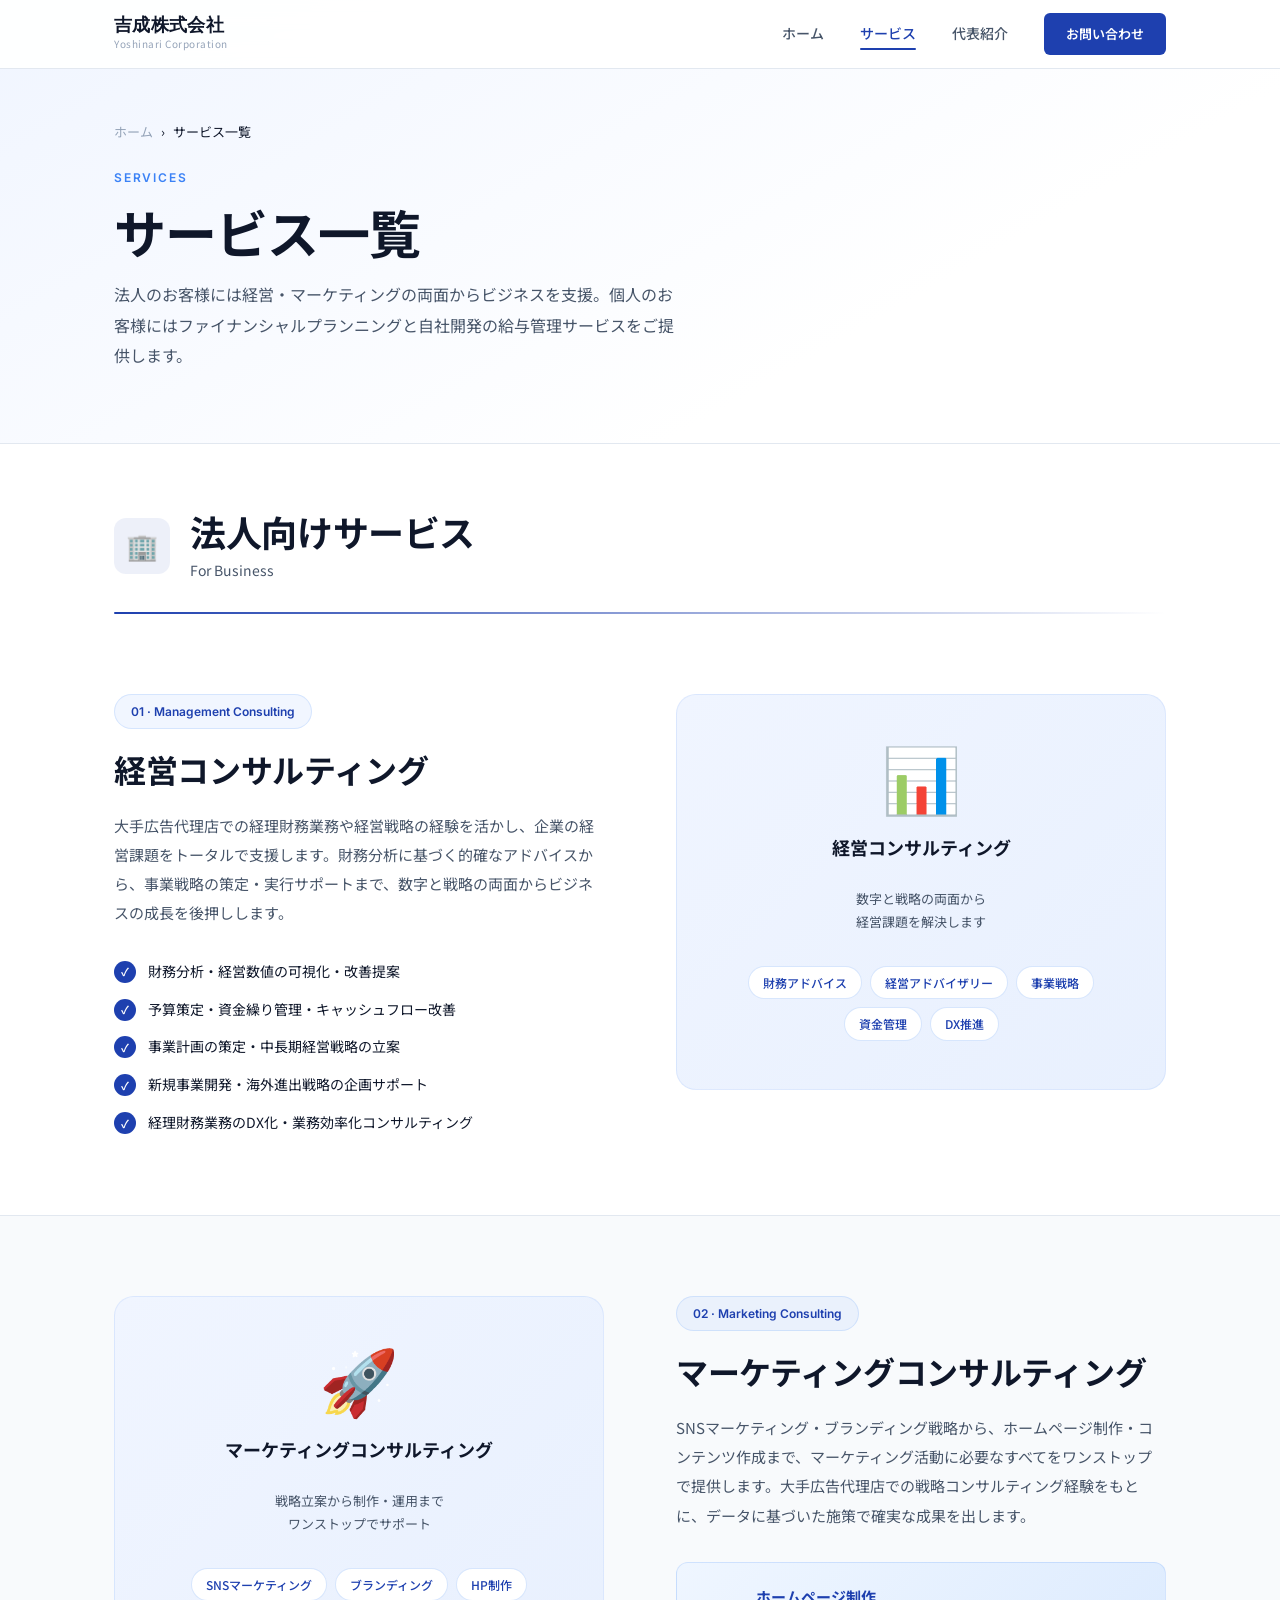
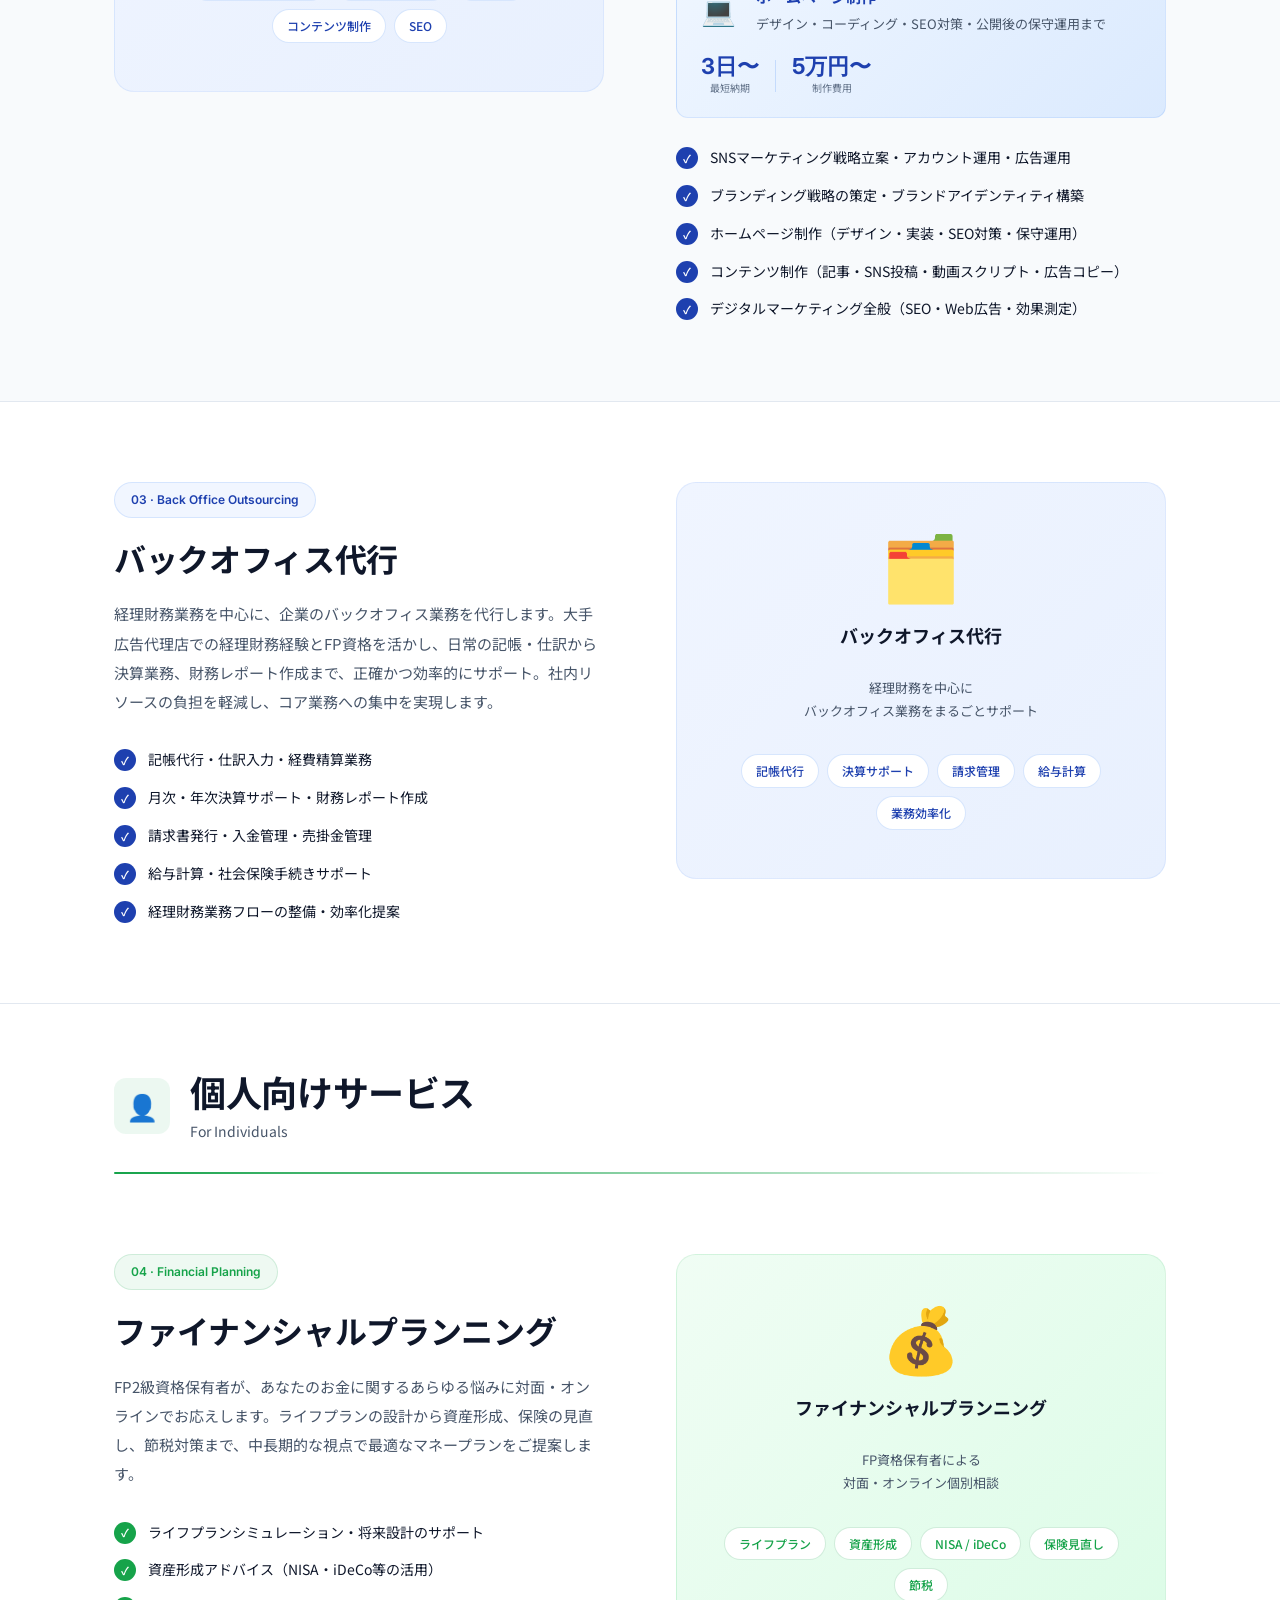
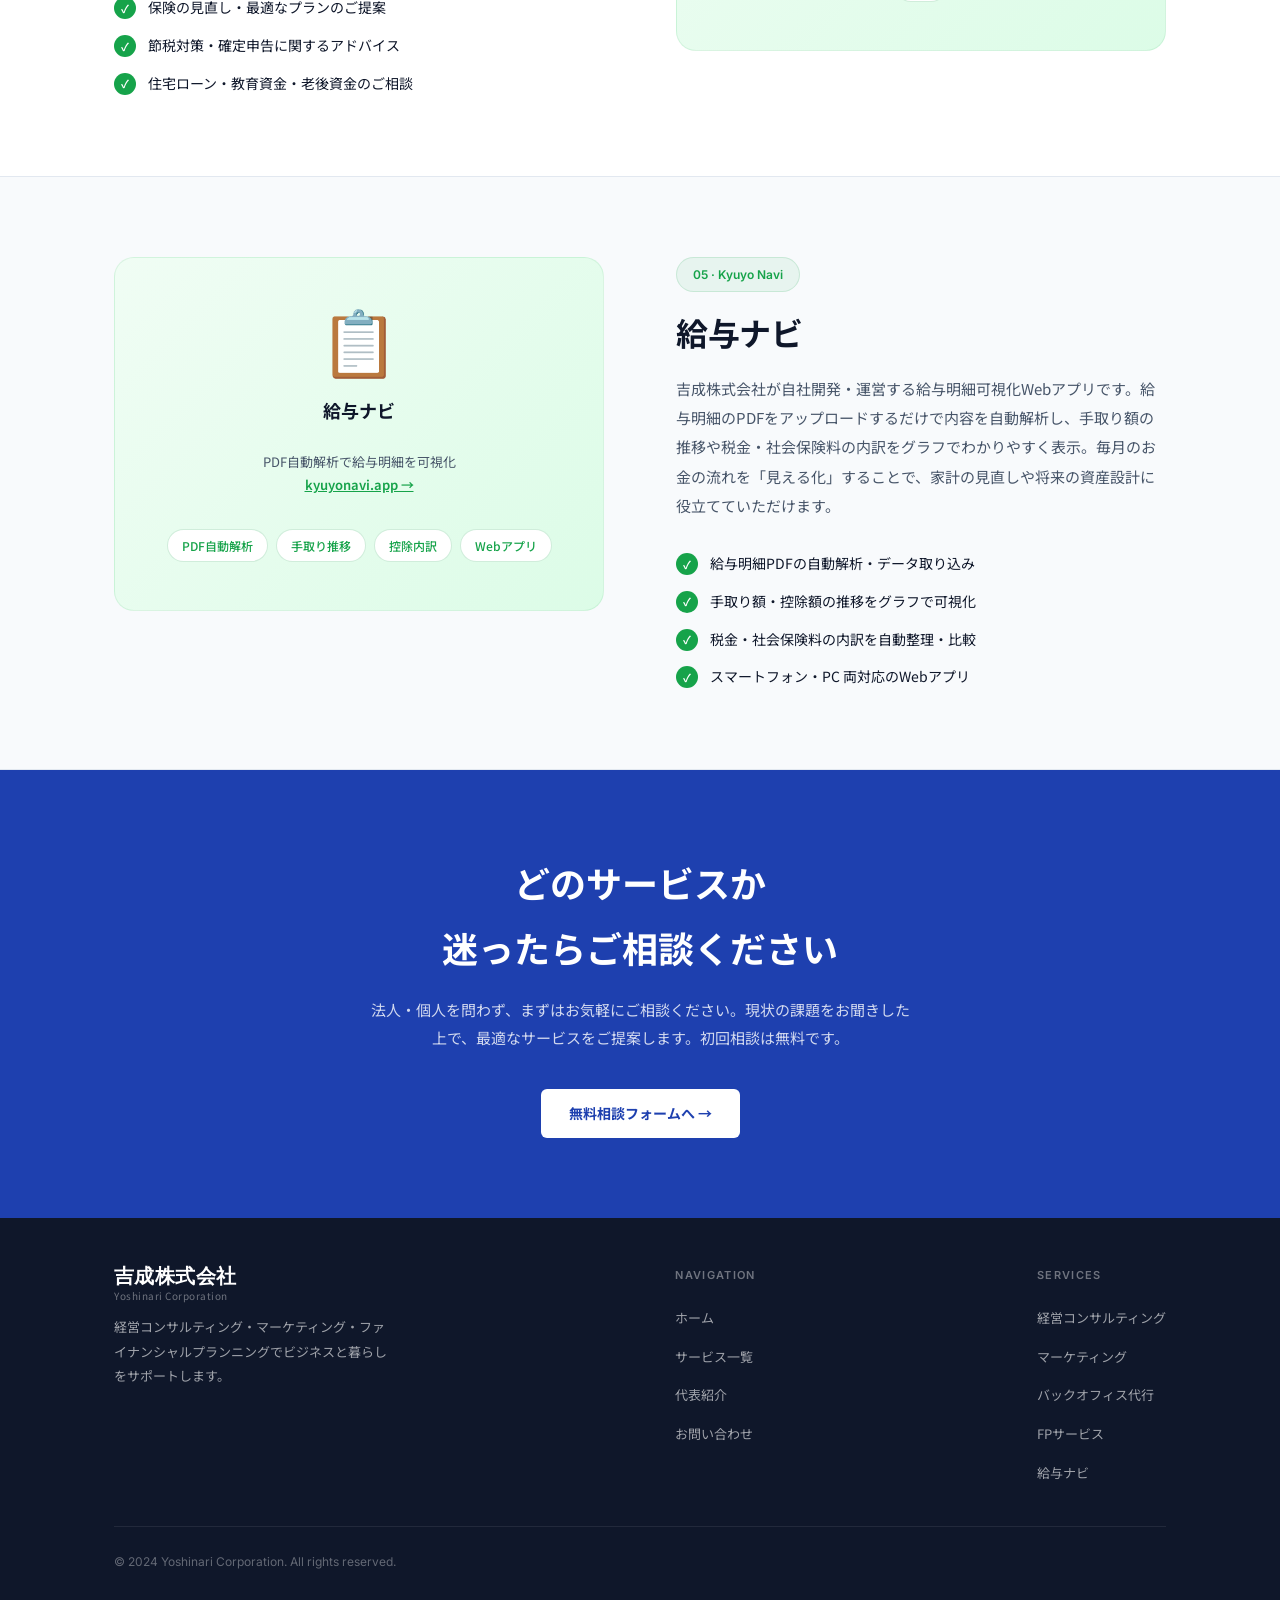
<file: yoshinar-hp/services.html>
<!DOCTYPE html>
<html lang="ja">
<head>
  <meta charset="UTF-8" />
  <meta name="viewport" content="width=device-width, initial-scale=1.0" />
  <meta name="description" content="吉成株式会社のサービス一覧。法人向けの経営コンサルティング・マーケティングコンサルティング、個人向けのファイナンシャルプランニング・給与ナビをご紹介します。" />
  <meta property="og:title" content="サービス一覧 | 吉成株式会社" />
  <meta property="og:description" content="法人向けの経営・マーケティングコンサルティング、バックオフィス代行、個人向けのFPサービス・給与ナビをご紹介します。" />
  <meta property="og:type" content="website" />
  <meta property="og:url" content="https://yoshinarcorp.com/services.html" />
  <meta property="og:image" content="https://yoshinarcorp.com/images/og-image.png" />
  <meta name="twitter:card" content="summary_large_image" />
  <meta name="twitter:image" content="https://yoshinarcorp.com/images/og-image.png" />
  <link rel="icon" href="images/favicon.svg" type="image/svg+xml" />
  <title>サービス一覧 | 吉成株式会社</title>
  <link rel="stylesheet" href="css/style.css" />
  <style>
    /* ---- サービスページ固有スタイル ---- */

    .page-header {
      padding: 120px 0 72px;
      background: linear-gradient(150deg, #f0f5ff 0%, #ffffff 70%);
      border-bottom: 1px solid var(--color-border);
    }

    .page-header-inner {
      max-width: var(--max-width);
      margin: 0 auto;
      padding: 0 24px;
    }

    .breadcrumb {
      display: flex;
      align-items: center;
      gap: 8px;
      font-size: 13px;
      color: var(--color-text-muted);
      margin-bottom: 24px;
    }

    .breadcrumb a { color: var(--color-text-muted); transition: color var(--transition); }
    .breadcrumb a:hover { color: var(--color-accent); }
    .breadcrumb span { color: var(--color-text-primary); }

    .page-title {
      font-size: clamp(32px, 5vw, 52px);
      font-weight: 700;
      letter-spacing: -0.02em;
      line-height: 1.2;
      margin-bottom: 16px;
    }

    .page-desc {
      font-size: 16px;
      color: var(--color-text-secondary);
      max-width: 560px;
      line-height: 1.9;
    }

    /* ---- カテゴリ見出し ---- */
    .category-header {
      padding: 64px 0 0;
    }

    .category-header-inner {
      display: flex;
      align-items: center;
      gap: 20px;
    }

    .category-icon {
      width: 56px;
      height: 56px;
      min-width: 56px;
      border-radius: var(--radius-md);
      display: flex;
      align-items: center;
      justify-content: center;
      font-size: 26px;
    }

    .category-icon.corporate {
      background: rgba(30,64,175,0.08);
    }

    .category-icon.individual {
      background: rgba(22,163,74,0.08);
    }

    .category-title {
      font-size: clamp(24px, 3.5vw, 36px);
      font-weight: 700;
      letter-spacing: -0.01em;
      line-height: 1.3;
    }

    .category-subtitle {
      font-size: 14px;
      color: var(--color-text-secondary);
      margin-top: 4px;
    }

    .category-divider {
      width: 100%;
      height: 2px;
      background: linear-gradient(90deg, var(--color-accent) 0%, transparent 100%);
      margin-top: 28px;
      border-radius: 2px;
    }

    .category-divider.green {
      background: linear-gradient(90deg, #16a34a 0%, transparent 100%);
    }

    /* ---- サービス詳細 ---- */
    .service-detail {
      padding: 80px 0;
      border-bottom: 1px solid var(--color-border);
    }

    .service-detail:nth-child(even) {
      background: var(--color-surface);
    }

    .service-detail-inner {
      display: grid;
      grid-template-columns: 1fr 1fr;
      gap: 72px;
      align-items: start;
    }

    .service-detail:nth-child(even) .service-detail-inner {
      direction: rtl;
    }

    .service-detail:nth-child(even) .service-detail-inner > * {
      direction: ltr;
    }

    .service-detail-badge {
      display: inline-flex;
      align-items: center;
      gap: 10px;
      background: rgba(59,130,246,0.07);
      border: 1px solid rgba(59,130,246,0.15);
      border-radius: 100px;
      padding: 6px 16px;
      font-size: 12px;
      font-weight: 600;
      color: var(--color-accent);
      margin-bottom: 20px;
      font-family: var(--font-en);
    }

    .service-detail-badge.green {
      background: rgba(22,163,74,0.07);
      border-color: rgba(22,163,74,0.15);
      color: #16a34a;
    }

    .service-detail-title {
      font-size: clamp(22px, 3vw, 32px);
      font-weight: 700;
      line-height: 1.3;
      margin-bottom: 20px;
      letter-spacing: -0.01em;
    }

    .service-detail-desc {
      font-size: 15px;
      color: var(--color-text-secondary);
      line-height: 1.95;
      margin-bottom: 32px;
    }

    .service-points {
      display: flex;
      flex-direction: column;
      gap: 14px;
    }

    .service-point {
      display: flex;
      align-items: flex-start;
      gap: 12px;
      font-size: 14px;
      line-height: 1.7;
      color: var(--color-text-primary);
    }

    .service-point::before {
      content: '✓';
      min-width: 22px;
      height: 22px;
      background: var(--color-accent);
      color: white;
      border-radius: 50%;
      display: flex;
      align-items: center;
      justify-content: center;
      font-size: 11px;
      font-weight: 700;
      margin-top: 1px;
    }

    .service-point.green::before {
      background: #16a34a;
    }

    /* ビジュアル */
    .service-visual {
      background: linear-gradient(135deg, #f0f5ff 0%, #e8f0fe 100%);
      border-radius: var(--radius-lg);
      padding: 48px 40px;
      display: flex;
      flex-direction: column;
      align-items: center;
      text-align: center;
      gap: 24px;
      min-height: 300px;
      justify-content: center;
      border: 1px solid rgba(59,130,246,0.1);
    }

    .service-visual.green {
      background: linear-gradient(135deg, #f0fdf4 0%, #dcfce7 100%);
      border-color: rgba(22,163,74,0.1);
    }

    .service-visual-icon { font-size: 64px; line-height: 1; }
    .service-visual-title { font-size: 18px; font-weight: 700; color: var(--color-text-primary); }
    .service-visual-subtitle { font-size: 13px; color: var(--color-text-secondary); line-height: 1.8; }

    .service-tags-wrap {
      display: flex;
      flex-wrap: wrap;
      gap: 8px;
      justify-content: center;
      margin-top: 8px;
    }

    .stag {
      background: white;
      border: 1px solid rgba(59,130,246,0.2);
      color: var(--color-accent);
      border-radius: 100px;
      padding: 5px 14px;
      font-size: 12px;
      font-weight: 500;
    }

    .stag.green {
      border-color: rgba(22,163,74,0.2);
      color: #16a34a;
    }

    /* CTA */
    .services-cta {
      background: var(--color-accent);
      padding: 80px 0;
    }

    .cta-inner {
      text-align: center;
      max-width: 600px;
      margin: 0 auto;
      padding: 0 24px;
    }

    .cta-title {
      font-size: clamp(24px, 4vw, 36px);
      font-weight: 700;
      color: var(--color-white);
      margin-bottom: 16px;
    }

    .cta-desc {
      font-size: 15px;
      color: rgba(255,255,255,0.8);
      line-height: 1.9;
      margin-bottom: 36px;
    }

    .btn-white {
      background: var(--color-white);
      color: var(--color-accent);
      font-weight: 700;
    }

    .btn-white:hover {
      background: #f0f5ff;
      transform: translateY(-2px);
      box-shadow: 0 8px 24px rgba(0,0,0,0.15);
    }

    /* レスポンシブ */
    @media (max-width: 900px) {
      .service-detail-inner {
        grid-template-columns: 1fr;
        direction: ltr !important;
        gap: 40px;
      }

      .service-detail:nth-child(even) .service-detail-inner {
        direction: ltr;
      }
    }
  </style>
</head>
<body>

  <!-- ヘッダー -->
  <header class="site-header" role="banner">
    <div class="header-inner">
      <a href="index.html" class="logo" aria-label="吉成株式会社 トップへ">
        <span class="logo-name">吉成株式会社</span>
        <span class="logo-tagline">Yoshinari Corporation</span>
      </a>
      <button class="hamburger" aria-label="メニューを開く" aria-expanded="false">
        <span></span><span></span><span></span>
      </button>
      <nav class="nav-links" role="navigation" aria-label="グローバルナビゲーション">
        <a href="index.html">ホーム</a>
        <a href="services.html" class="active">サービス</a>
        <a href="about.html">代表紹介</a>
        <a href="contact.html" class="nav-cta">お問い合わせ</a>
      </nav>
    </div>
  </header>

  <main>

    <!-- ページヘッダー -->
    <div class="page-header">
      <div class="page-header-inner">
        <div class="breadcrumb">
          <a href="index.html">ホーム</a>
          <span>›</span>
          <span>サービス一覧</span>
        </div>
        <p class="section-label fade-in">Services</p>
        <h1 class="page-title fade-in fade-in-delay-1">サービス一覧</h1>
        <p class="page-desc fade-in fade-in-delay-2">法人のお客様には経営・マーケティングの両面からビジネスを支援。個人のお客様にはファイナンシャルプランニングと自社開発の給与管理サービスをご提供します。</p>
      </div>
    </div>

    <!-- ============================== -->
    <!--       法人向けサービス           -->
    <!-- ============================== -->
    <div class="category-header" id="corporate">
      <div class="container">
        <div class="category-header-inner fade-in">
          <div class="category-icon corporate">🏢</div>
          <div>
            <div class="category-title">法人向けサービス</div>
            <div class="category-subtitle">For Business</div>
          </div>
        </div>
        <div class="category-divider"></div>
      </div>
    </div>

    <!-- 経営コンサルティング -->
    <section class="service-detail" id="management" aria-labelledby="management-heading">
      <div class="container">
        <div class="service-detail-inner">
          <div class="service-detail-content">
            <div class="service-detail-badge fade-in">01 · Management Consulting</div>
            <h2 class="service-detail-title fade-in fade-in-delay-1" id="management-heading">経営コンサルティング</h2>
            <p class="service-detail-desc fade-in fade-in-delay-2">
              大手広告代理店での経理財務業務や経営戦略の経験を活かし、企業の経営課題をトータルで支援します。財務分析に基づく的確なアドバイスから、事業戦略の策定・実行サポートまで、数字と戦略の両面からビジネスの成長を後押しします。
            </p>
            <div class="service-points fade-in fade-in-delay-3">
              <div class="service-point">財務分析・経営数値の可視化・改善提案</div>
              <div class="service-point">予算策定・資金繰り管理・キャッシュフロー改善</div>
              <div class="service-point">事業計画の策定・中長期経営戦略の立案</div>
              <div class="service-point">新規事業開発・海外進出戦略の企画サポート</div>
              <div class="service-point">経理財務業務のDX化・業務効率化コンサルティング</div>
            </div>
          </div>
          <div class="service-visual fade-in fade-in-delay-1">
            <div class="service-visual-icon">📊</div>
            <div class="service-visual-title">経営コンサルティング</div>
            <div class="service-visual-subtitle">数字と戦略の両面から<br />経営課題を解決します</div>
            <div class="service-tags-wrap">
              <span class="stag">財務アドバイス</span>
              <span class="stag">経営アドバイザリー</span>
              <span class="stag">事業戦略</span>
              <span class="stag">資金管理</span>
              <span class="stag">DX推進</span>
            </div>
          </div>
        </div>
      </div>
    </section>

    <!-- マーケティングコンサルティング -->
    <section class="service-detail" id="marketing" aria-labelledby="marketing-heading">
      <div class="container">
        <div class="service-detail-inner">
          <div class="service-detail-content">
            <div class="service-detail-badge fade-in">02 · Marketing Consulting</div>
            <h2 class="service-detail-title fade-in fade-in-delay-1" id="marketing-heading">マーケティングコンサルティング</h2>
            <p class="service-detail-desc fade-in fade-in-delay-2">
              SNSマーケティング・ブランディング戦略から、ホームページ制作・コンテンツ作成まで、マーケティング活動に必要なすべてをワンストップで提供します。大手広告代理店での戦略コンサルティング経験をもとに、データに基づいた施策で確実な成果を出します。
            </p>
            <div style="background:linear-gradient(135deg,#eff6ff,#dbeafe);border:1px solid rgba(59,130,246,0.15);border-radius:12px;padding:20px 24px;margin-bottom:28px;display:flex;align-items:center;gap:20px;flex-wrap:wrap" class="fade-in fade-in-delay-2">
              <div style="font-size:28px;line-height:1">💻</div>
              <div style="flex:1;min-width:200px">
                <div style="font-size:15px;font-weight:700;color:#1e40af;margin-bottom:2px">ホームページ制作</div>
                <div style="font-size:13px;color:#475569">デザイン・コーディング・SEO対策・公開後の保守運用まで</div>
              </div>
              <div style="display:flex;align-items:center;gap:16px;flex-shrink:0">
                <div style="text-align:center">
                  <div style="font-family:var(--font-en);font-size:22px;font-weight:700;color:#1e40af;line-height:1">3日〜</div>
                  <div style="font-size:10px;color:#64748b;margin-top:2px">最短納期</div>
                </div>
                <div style="width:1px;height:32px;background:rgba(59,130,246,0.2)"></div>
                <div style="text-align:center">
                  <div style="font-family:var(--font-en);font-size:22px;font-weight:700;color:#1e40af;line-height:1">5万円〜</div>
                  <div style="font-size:10px;color:#64748b;margin-top:2px">制作費用</div>
                </div>
              </div>
            </div>
            <div class="service-points fade-in fade-in-delay-3">
              <div class="service-point">SNSマーケティング戦略立案・アカウント運用・広告運用</div>
              <div class="service-point">ブランディング戦略の策定・ブランドアイデンティティ構築</div>
              <div class="service-point">ホームページ制作（デザイン・実装・SEO対策・保守運用）</div>
              <div class="service-point">コンテンツ制作（記事・SNS投稿・動画スクリプト・広告コピー）</div>
              <div class="service-point">デジタルマーケティング全般（SEO・Web広告・効果測定）</div>
            </div>
          </div>
          <div class="service-visual fade-in fade-in-delay-1">
            <div class="service-visual-icon">🚀</div>
            <div class="service-visual-title">マーケティングコンサルティング</div>
            <div class="service-visual-subtitle">戦略立案から制作・運用まで<br />ワンストップでサポート</div>
            <div class="service-tags-wrap">
              <span class="stag">SNSマーケティング</span>
              <span class="stag">ブランディング</span>
              <span class="stag">HP制作</span>
              <span class="stag">コンテンツ制作</span>
              <span class="stag">SEO</span>
            </div>
          </div>
        </div>
      </div>
    </section>

    <!-- バックオフィス代行 -->
    <section class="service-detail" id="backoffice" aria-labelledby="backoffice-heading">
      <div class="container">
        <div class="service-detail-inner">
          <div class="service-detail-content">
            <div class="service-detail-badge fade-in">03 · Back Office Outsourcing</div>
            <h2 class="service-detail-title fade-in fade-in-delay-1" id="backoffice-heading">バックオフィス代行</h2>
            <p class="service-detail-desc fade-in fade-in-delay-2">
              経理財務業務を中心に、企業のバックオフィス業務を代行します。大手広告代理店での経理財務経験とFP資格を活かし、日常の記帳・仕訳から決算業務、財務レポート作成まで、正確かつ効率的にサポート。社内リソースの負担を軽減し、コア業務への集中を実現します。
            </p>
            <div class="service-points fade-in fade-in-delay-3">
              <div class="service-point">記帳代行・仕訳入力・経費精算業務</div>
              <div class="service-point">月次・年次決算サポート・財務レポート作成</div>
              <div class="service-point">請求書発行・入金管理・売掛金管理</div>
              <div class="service-point">給与計算・社会保険手続きサポート</div>
              <div class="service-point">経理財務業務フローの整備・効率化提案</div>
            </div>
          </div>
          <div class="service-visual fade-in fade-in-delay-1">
            <div class="service-visual-icon">🗂️</div>
            <div class="service-visual-title">バックオフィス代行</div>
            <div class="service-visual-subtitle">経理財務を中心に<br />バックオフィス業務をまるごとサポート</div>
            <div class="service-tags-wrap">
              <span class="stag">記帳代行</span>
              <span class="stag">決算サポート</span>
              <span class="stag">請求管理</span>
              <span class="stag">給与計算</span>
              <span class="stag">業務効率化</span>
            </div>
          </div>
        </div>
      </div>
    </section>

    <!-- ============================== -->
    <!--       個人向けサービス           -->
    <!-- ============================== -->
    <div class="category-header" id="individual">
      <div class="container">
        <div class="category-header-inner fade-in">
          <div class="category-icon individual">👤</div>
          <div>
            <div class="category-title">個人向けサービス</div>
            <div class="category-subtitle">For Individuals</div>
          </div>
        </div>
        <div class="category-divider green"></div>
      </div>
    </div>

    <!-- ファイナンシャルプランニング -->
    <section class="service-detail" id="fp" aria-labelledby="fp-heading">
      <div class="container">
        <div class="service-detail-inner">
          <div class="service-detail-content">
            <div class="service-detail-badge green fade-in">04 · Financial Planning</div>
            <h2 class="service-detail-title fade-in fade-in-delay-1" id="fp-heading">ファイナンシャルプランニング</h2>
            <p class="service-detail-desc fade-in fade-in-delay-2">
              FP2級資格保有者が、あなたのお金に関するあらゆる悩みに対面・オンラインでお応えします。ライフプランの設計から資産形成、保険の見直し、節税対策まで、中長期的な視点で最適なマネープランをご提案します。
            </p>
            <div class="service-points fade-in fade-in-delay-3">
              <div class="service-point green">ライフプランシミュレーション・将来設計のサポート</div>
              <div class="service-point green">資産形成アドバイス（NISA・iDeCo等の活用）</div>
              <div class="service-point green">保険の見直し・最適なプランのご提案</div>
              <div class="service-point green">節税対策・確定申告に関するアドバイス</div>
              <div class="service-point green">住宅ローン・教育資金・老後資金のご相談</div>
            </div>
          </div>
          <div class="service-visual green fade-in fade-in-delay-1">
            <div class="service-visual-icon">💰</div>
            <div class="service-visual-title">ファイナンシャルプランニング</div>
            <div class="service-visual-subtitle">FP資格保有者による<br />対面・オンライン個別相談</div>
            <div class="service-tags-wrap">
              <span class="stag green">ライフプラン</span>
              <span class="stag green">資産形成</span>
              <span class="stag green">NISA / iDeCo</span>
              <span class="stag green">保険見直し</span>
              <span class="stag green">節税</span>
            </div>
          </div>
        </div>
      </div>
    </section>

    <!-- 給与ナビ -->
    <section class="service-detail" id="kyuyo-navi" aria-labelledby="kyuyo-heading">
      <div class="container">
        <div class="service-detail-inner">
          <div class="service-detail-content">
            <div class="service-detail-badge green fade-in">05 · Kyuyo Navi</div>
            <h2 class="service-detail-title fade-in fade-in-delay-1" id="kyuyo-heading">給与ナビ</h2>
            <p class="service-detail-desc fade-in fade-in-delay-2">
              吉成株式会社が自社開発・運営する給与明細可視化Webアプリです。給与明細のPDFをアップロードするだけで内容を自動解析し、手取り額の推移や税金・社会保険料の内訳をグラフでわかりやすく表示。毎月のお金の流れを「見える化」することで、家計の見直しや将来の資産設計に役立てていただけます。
            </p>
            <div class="service-points fade-in fade-in-delay-3">
              <div class="service-point green">給与明細PDFの自動解析・データ取り込み</div>
              <div class="service-point green">手取り額・控除額の推移をグラフで可視化</div>
              <div class="service-point green">税金・社会保険料の内訳を自動整理・比較</div>
              <div class="service-point green">スマートフォン・PC 両対応のWebアプリ</div>
            </div>
          </div>
          <div class="service-visual green fade-in fade-in-delay-1">
            <div class="service-visual-icon">📋</div>
            <div class="service-visual-title">給与ナビ</div>
            <div class="service-visual-subtitle">PDF自動解析で給与明細を可視化<br /><a href="https://kyuyonavi.app" target="_blank" rel="noopener" style="color:#16a34a;text-decoration:underline;font-weight:600;">kyuyonavi.app →</a></div>
            <div class="service-tags-wrap">
              <span class="stag green">PDF自動解析</span>
              <span class="stag green">手取り推移</span>
              <span class="stag green">控除内訳</span>
              <span class="stag green">Webアプリ</span>
            </div>
          </div>
        </div>
      </div>
    </section>

    <!-- CTA -->
    <section class="services-cta" aria-labelledby="services-cta-heading">
      <div class="cta-inner">
        <h2 class="cta-title fade-in" id="services-cta-heading">どのサービスか<br />迷ったらご相談ください</h2>
        <p class="cta-desc fade-in fade-in-delay-1">法人・個人を問わず、まずはお気軽にご相談ください。現状の課題をお聞きした上で、最適なサービスをご提案します。初回相談は無料です。</p>
        <a href="contact.html" class="btn btn-white fade-in fade-in-delay-2">無料相談フォームへ →</a>
      </div>
    </section>

  </main>

  <!-- フッター -->
  <footer class="site-footer" role="contentinfo">
    <div class="footer-inner">
      <div class="footer-top">
        <div class="footer-logo">
          <div class="logo">
            <span class="logo-name">吉成株式会社</span>
            <span class="logo-tagline">Yoshinari Corporation</span>
          </div>
          <p class="footer-desc">経営コンサルティング・マーケティング・ファイナンシャルプランニングでビジネスと暮らしをサポートします。</p>
        </div>
        <nav class="footer-nav" aria-label="フッターナビゲーション">
          <h4>Navigation</h4>
          <ul>
            <li><a href="index.html">ホーム</a></li>
            <li><a href="services.html">サービス一覧</a></li>
            <li><a href="about.html">代表紹介</a></li>
            <li><a href="contact.html">お問い合わせ</a></li>
          </ul>
        </nav>
        <div class="footer-nav">
          <h4>Services</h4>
          <ul>
            <li><a href="#management">経営コンサルティング</a></li>
            <li><a href="#marketing">マーケティング</a></li>
            <li><a href="#backoffice">バックオフィス代行</a></li>
            <li><a href="#fp">FPサービス</a></li>
            <li><a href="#kyuyo-navi">給与ナビ</a></li>
          </ul>
        </div>
      </div>
      <div class="footer-bottom">
        <p class="footer-copyright">&copy; 2024 Yoshinari Corporation. All rights reserved.</p>
      </div>
    </div>
  </footer>

  <script src="js/main.js"></script>
</body>
</html>
</file>
<file: css/style.css>
/* ===================================
   吉成株式会社 - メインスタイルシート
   =================================== */

/* Google Fonts */
@import url('https://fonts.googleapis.com/css2?family=Noto+Sans+JP:wght@300;400;500;700&family=Inter:wght@300;400;500;600;700&display=swap');

/* ---- リセット & ベース ---- */
*, *::before, *::after {
  box-sizing: border-box;
  margin: 0;
  padding: 0;
}

:root {
  --color-bg: #ffffff;
  --color-surface: #f8fafc;
  --color-border: #e2e8f0;
  --color-text-primary: #0f172a;
  --color-text-secondary: #475569;
  --color-text-muted: #94a3b8;
  --color-accent: #1e40af;
  --color-accent-light: #3b82f6;
  --color-accent-hover: #1d4ed8;
  --color-white: #ffffff;
  --font-ja: 'Noto Sans JP', sans-serif;
  --font-en: 'Inter', sans-serif;
  --radius-sm: 6px;
  --radius-md: 12px;
  --radius-lg: 20px;
  --shadow-sm: 0 1px 3px rgba(0,0,0,0.07), 0 1px 2px rgba(0,0,0,0.04);
  --shadow-md: 0 4px 16px rgba(0,0,0,0.08);
  --shadow-lg: 0 10px 40px rgba(0,0,0,0.10);
  --transition: 0.25s ease;
  --max-width: 1100px;
}

html {
  scroll-behavior: smooth;
}

body {
  font-family: var(--font-ja);
  background-color: var(--color-bg);
  color: var(--color-text-primary);
  line-height: 1.8;
  font-size: 16px;
  -webkit-font-smoothing: antialiased;
}

a {
  color: inherit;
  text-decoration: none;
  transition: color var(--transition);
}

img {
  max-width: 100%;
  display: block;
}

ul {
  list-style: none;
}

/* ---- コンテナ ---- */
.container {
  max-width: var(--max-width);
  margin: 0 auto;
  padding: 0 24px;
}

/* ---- セクション ---- */
section {
  padding: 80px 0;
}

.section-label {
  font-family: var(--font-en);
  font-size: 12px;
  font-weight: 600;
  letter-spacing: 0.15em;
  text-transform: uppercase;
  color: var(--color-accent-light);
  margin-bottom: 12px;
}

.section-title {
  font-size: clamp(26px, 4vw, 38px);
  font-weight: 700;
  line-height: 1.3;
  letter-spacing: -0.01em;
  color: var(--color-text-primary);
  margin-bottom: 16px;
}

.section-desc {
  font-size: 16px;
  color: var(--color-text-secondary);
  max-width: 560px;
  line-height: 1.9;
}

/* ---- ヘッダー / ナビゲーション ---- */
.site-header {
  position: fixed;
  top: 0;
  left: 0;
  right: 0;
  z-index: 100;
  background: rgba(255,255,255,0.92);
  backdrop-filter: blur(12px);
  -webkit-backdrop-filter: blur(12px);
  border-bottom: 1px solid var(--color-border);
  transition: box-shadow var(--transition);
}

.site-header.scrolled {
  box-shadow: var(--shadow-sm);
}

.header-inner {
  display: flex;
  align-items: center;
  justify-content: space-between;
  height: 68px;
  max-width: var(--max-width);
  margin: 0 auto;
  padding: 0 24px;
}

.logo {
  display: flex;
  flex-direction: column;
  gap: 1px;
}

.logo-name {
  font-family: var(--font-en);
  font-size: 18px;
  font-weight: 700;
  letter-spacing: 0.02em;
  color: var(--color-text-primary);
  line-height: 1;
}

.logo-tagline {
  font-size: 10px;
  color: var(--color-text-muted);
  letter-spacing: 0.05em;
}

.nav-links {
  display: flex;
  align-items: center;
  gap: 36px;
}

.nav-links a {
  font-size: 14px;
  font-weight: 500;
  color: var(--color-text-secondary);
  transition: color var(--transition);
  position: relative;
}

.nav-links a::after {
  content: '';
  position: absolute;
  bottom: -3px;
  left: 0;
  width: 0;
  height: 2px;
  background: var(--color-accent);
  border-radius: 2px;
  transition: width var(--transition);
}

.nav-links a:hover,
.nav-links a.active {
  color: var(--color-accent);
}

.nav-links a:hover::after,
.nav-links a.active::after {
  width: 100%;
}

.nav-cta {
  background: var(--color-accent) !important;
  color: var(--color-white) !important;
  padding: 9px 22px;
  border-radius: var(--radius-sm);
  font-size: 13px !important;
  font-weight: 600 !important;
  transition: background var(--transition), transform var(--transition) !important;
}

.nav-cta::after {
  display: none !important;
}

.nav-cta:hover {
  background: var(--color-accent-hover) !important;
  transform: translateY(-1px);
}

/* ハンバーガー（モバイル） */
.hamburger {
  display: none;
  flex-direction: column;
  gap: 5px;
  cursor: pointer;
  padding: 4px;
  background: none;
  border: none;
}

.hamburger span {
  display: block;
  width: 24px;
  height: 2px;
  background: var(--color-text-primary);
  border-radius: 2px;
  transition: all 0.3s;
}

/* ---- ボタン ---- */
.btn {
  display: inline-flex;
  align-items: center;
  gap: 8px;
  padding: 12px 28px;
  border-radius: var(--radius-sm);
  font-size: 14px;
  font-weight: 600;
  cursor: pointer;
  border: none;
  transition: all var(--transition);
  font-family: var(--font-ja);
}

.btn-primary {
  background: var(--color-accent);
  color: var(--color-white);
}

.btn-primary:hover {
  background: var(--color-accent-hover);
  transform: translateY(-2px);
  box-shadow: 0 8px 24px rgba(30,64,175,0.25);
}

.btn-secondary {
  background: transparent;
  color: var(--color-text-primary);
  border: 1.5px solid var(--color-border);
}

.btn-secondary:hover {
  border-color: var(--color-accent);
  color: var(--color-accent);
  transform: translateY(-2px);
}

/* ---- フッター ---- */
.site-footer {
  background: var(--color-text-primary);
  color: rgba(255,255,255,0.6);
  padding: 48px 0 28px;
}

.footer-inner {
  max-width: var(--max-width);
  margin: 0 auto;
  padding: 0 24px;
}

.footer-top {
  display: flex;
  justify-content: space-between;
  align-items: flex-start;
  gap: 40px;
  margin-bottom: 40px;
  flex-wrap: wrap;
}

.footer-logo .logo-name {
  color: var(--color-white);
  font-size: 20px;
}

.footer-logo .logo-tagline {
  color: rgba(255,255,255,0.4);
}

.footer-desc {
  font-size: 13px;
  margin-top: 10px;
  line-height: 1.9;
  max-width: 280px;
}

.footer-nav h4 {
  font-size: 11px;
  font-weight: 600;
  text-transform: uppercase;
  letter-spacing: 0.12em;
  color: rgba(255,255,255,0.4);
  margin-bottom: 16px;
  font-family: var(--font-en);
}

.footer-nav ul {
  display: flex;
  flex-direction: column;
  gap: 10px;
}

.footer-nav a {
  font-size: 13px;
  color: rgba(255,255,255,0.6);
  transition: color var(--transition);
}

.footer-nav a:hover {
  color: var(--color-white);
}

.footer-bottom {
  border-top: 1px solid rgba(255,255,255,0.08);
  padding-top: 24px;
  display: flex;
  justify-content: space-between;
  align-items: center;
  flex-wrap: wrap;
  gap: 12px;
}

.footer-copyright {
  font-size: 12px;
  color: rgba(255,255,255,0.35);
  font-family: var(--font-en);
}

/* ---- ユーティリティ ---- */
.text-center { text-align: center; }
.mt-8 { margin-top: 8px; }
.mt-16 { margin-top: 16px; }
.mt-24 { margin-top: 24px; }
.mt-40 { margin-top: 40px; }
.mt-48 { margin-top: 48px; }

/* ---- アニメーション ---- */
.fade-in {
  opacity: 0;
  transform: translateY(20px);
  transition: opacity 0.6s ease, transform 0.6s ease;
}

.fade-in.visible {
  opacity: 1;
  transform: translateY(0);
}

.fade-in-delay-1 { transition-delay: 0.1s; }
.fade-in-delay-2 { transition-delay: 0.2s; }
.fade-in-delay-3 { transition-delay: 0.3s; }
.fade-in-delay-4 { transition-delay: 0.4s; }
.fade-in-delay-5 { transition-delay: 0.5s; }

/* ---- レスポンシブ ---- */
@media (max-width: 768px) {
  section { padding: 56px 0; }

  .hamburger { display: flex; }

  .nav-links {
    display: none;
    position: absolute;
    top: 68px;
    left: 0;
    right: 0;
    background: var(--color-white);
    flex-direction: column;
    align-items: flex-start;
    padding: 20px 24px 28px;
    gap: 20px;
    border-bottom: 1px solid var(--color-border);
    box-shadow: var(--shadow-md);
  }

  .nav-links.open { display: flex; }

  .nav-links a { font-size: 16px; }

  .nav-cta {
    width: 100%;
    justify-content: center;
  }

  .footer-top {
    flex-direction: column;
    gap: 32px;
  }
}
</file>
<file: yoshinar-hp/css/style.css>
/* ===================================
   吉成株式会社 - メインスタイルシート
   =================================== */

/* Google Fonts */
@import url('https://fonts.googleapis.com/css2?family=Noto+Sans+JP:wght@300;400;500;700&family=Inter:wght@300;400;500;600;700&display=swap');

/* ---- リセット & ベース ---- */
*, *::before, *::after {
  box-sizing: border-box;
  margin: 0;
  padding: 0;
}

:root {
  --color-bg: #ffffff;
  --color-surface: #f8fafc;
  --color-border: #e2e8f0;
  --color-text-primary: #0f172a;
  --color-text-secondary: #475569;
  --color-text-muted: #94a3b8;
  --color-accent: #1e40af;
  --color-accent-light: #3b82f6;
  --color-accent-hover: #1d4ed8;
  --color-white: #ffffff;
  --font-ja: 'Noto Sans JP', sans-serif;
  --font-en: 'Inter', sans-serif;
  --radius-sm: 6px;
  --radius-md: 12px;
  --radius-lg: 20px;
  --shadow-sm: 0 1px 3px rgba(0,0,0,0.07), 0 1px 2px rgba(0,0,0,0.04);
  --shadow-md: 0 4px 16px rgba(0,0,0,0.08);
  --shadow-lg: 0 10px 40px rgba(0,0,0,0.10);
  --transition: 0.25s ease;
  --max-width: 1100px;
}

html {
  scroll-behavior: smooth;
}

body {
  font-family: var(--font-ja);
  background-color: var(--color-bg);
  color: var(--color-text-primary);
  line-height: 1.8;
  font-size: 16px;
  -webkit-font-smoothing: antialiased;
}

a {
  color: inherit;
  text-decoration: none;
  transition: color var(--transition);
}

img {
  max-width: 100%;
  display: block;
}

ul {
  list-style: none;
}

/* ---- コンテナ ---- */
.container {
  max-width: var(--max-width);
  margin: 0 auto;
  padding: 0 24px;
}

/* ---- セクション ---- */
section {
  padding: 80px 0;
}

.section-label {
  font-family: var(--font-en);
  font-size: 12px;
  font-weight: 600;
  letter-spacing: 0.15em;
  text-transform: uppercase;
  color: var(--color-accent-light);
  margin-bottom: 12px;
}

.section-title {
  font-size: clamp(26px, 4vw, 38px);
  font-weight: 700;
  line-height: 1.3;
  letter-spacing: -0.01em;
  color: var(--color-text-primary);
  margin-bottom: 16px;
}

.section-desc {
  font-size: 16px;
  color: var(--color-text-secondary);
  max-width: 560px;
  line-height: 1.9;
}

/* ---- ヘッダー / ナビゲーション ---- */
.site-header {
  position: fixed;
  top: 0;
  left: 0;
  right: 0;
  z-index: 100;
  background: rgba(255,255,255,0.92);
  backdrop-filter: blur(12px);
  -webkit-backdrop-filter: blur(12px);
  border-bottom: 1px solid var(--color-border);
  transition: box-shadow var(--transition);
}

.site-header.scrolled {
  box-shadow: var(--shadow-sm);
}

.header-inner {
  display: flex;
  align-items: center;
  justify-content: space-between;
  height: 68px;
  max-width: var(--max-width);
  margin: 0 auto;
  padding: 0 24px;
}

.logo {
  display: flex;
  flex-direction: column;
  gap: 1px;
}

.logo-name {
  font-family: var(--font-en);
  font-size: 18px;
  font-weight: 700;
  letter-spacing: 0.02em;
  color: var(--color-text-primary);
  line-height: 1;
}

.logo-tagline {
  font-size: 10px;
  color: var(--color-text-muted);
  letter-spacing: 0.05em;
}

.nav-links {
  display: flex;
  align-items: center;
  gap: 36px;
}

.nav-links a {
  font-size: 14px;
  font-weight: 500;
  color: var(--color-text-secondary);
  transition: color var(--transition);
  position: relative;
}

.nav-links a::after {
  content: '';
  position: absolute;
  bottom: -3px;
  left: 0;
  width: 0;
  height: 2px;
  background: var(--color-accent);
  border-radius: 2px;
  transition: width var(--transition);
}

.nav-links a:hover,
.nav-links a.active {
  color: var(--color-accent);
}

.nav-links a:hover::after,
.nav-links a.active::after {
  width: 100%;
}

.nav-cta {
  background: var(--color-accent) !important;
  color: var(--color-white) !important;
  padding: 9px 22px;
  border-radius: var(--radius-sm);
  font-size: 13px !important;
  font-weight: 600 !important;
  transition: background var(--transition), transform var(--transition) !important;
}

.nav-cta::after {
  display: none !important;
}

.nav-cta:hover {
  background: var(--color-accent-hover) !important;
  transform: translateY(-1px);
}

/* ハンバーガー（モバイル） */
.hamburger {
  display: none;
  flex-direction: column;
  gap: 5px;
  cursor: pointer;
  padding: 4px;
  background: none;
  border: none;
}

.hamburger span {
  display: block;
  width: 24px;
  height: 2px;
  background: var(--color-text-primary);
  border-radius: 2px;
  transition: all 0.3s;
}

/* ---- ボタン ---- */
.btn {
  display: inline-flex;
  align-items: center;
  gap: 8px;
  padding: 12px 28px;
  border-radius: var(--radius-sm);
  font-size: 14px;
  font-weight: 600;
  cursor: pointer;
  border: none;
  transition: all var(--transition);
  font-family: var(--font-ja);
}

.btn-primary {
  background: var(--color-accent);
  color: var(--color-white);
}

.btn-primary:hover {
  background: var(--color-accent-hover);
  transform: translateY(-2px);
  box-shadow: 0 8px 24px rgba(30,64,175,0.25);
}

.btn-secondary {
  background: transparent;
  color: var(--color-text-primary);
  border: 1.5px solid var(--color-border);
}

.btn-secondary:hover {
  border-color: var(--color-accent);
  color: var(--color-accent);
  transform: translateY(-2px);
}

/* ---- フッター ---- */
.site-footer {
  background: var(--color-text-primary);
  color: rgba(255,255,255,0.6);
  padding: 48px 0 28px;
}

.footer-inner {
  max-width: var(--max-width);
  margin: 0 auto;
  padding: 0 24px;
}

.footer-top {
  display: flex;
  justify-content: space-between;
  align-items: flex-start;
  gap: 40px;
  margin-bottom: 40px;
  flex-wrap: wrap;
}

.footer-logo .logo-name {
  color: var(--color-white);
  font-size: 20px;
}

.footer-logo .logo-tagline {
  color: rgba(255,255,255,0.4);
}

.footer-desc {
  font-size: 13px;
  margin-top: 10px;
  line-height: 1.9;
  max-width: 280px;
}

.footer-nav h4 {
  font-size: 11px;
  font-weight: 600;
  text-transform: uppercase;
  letter-spacing: 0.12em;
  color: rgba(255,255,255,0.4);
  margin-bottom: 16px;
  font-family: var(--font-en);
}

.footer-nav ul {
  display: flex;
  flex-direction: column;
  gap: 10px;
}

.footer-nav a {
  font-size: 13px;
  color: rgba(255,255,255,0.6);
  transition: color var(--transition);
}

.footer-nav a:hover {
  color: var(--color-white);
}

.footer-bottom {
  border-top: 1px solid rgba(255,255,255,0.08);
  padding-top: 24px;
  display: flex;
  justify-content: space-between;
  align-items: center;
  flex-wrap: wrap;
  gap: 12px;
}

.footer-copyright {
  font-size: 12px;
  color: rgba(255,255,255,0.35);
  font-family: var(--font-en);
}

/* ---- ユーティリティ ---- */
.text-center { text-align: center; }
.mt-8 { margin-top: 8px; }
.mt-16 { margin-top: 16px; }
.mt-24 { margin-top: 24px; }
.mt-40 { margin-top: 40px; }
.mt-48 { margin-top: 48px; }

/* ---- アニメーション ---- */
.fade-in {
  opacity: 0;
  transform: translateY(20px);
  transition: opacity 0.6s ease, transform 0.6s ease;
}

.fade-in.visible {
  opacity: 1;
  transform: translateY(0);
}

.fade-in-delay-1 { transition-delay: 0.1s; }
.fade-in-delay-2 { transition-delay: 0.2s; }
.fade-in-delay-3 { transition-delay: 0.3s; }
.fade-in-delay-4 { transition-delay: 0.4s; }
.fade-in-delay-5 { transition-delay: 0.5s; }

/* ---- レスポンシブ ---- */
@media (max-width: 768px) {
  section { padding: 56px 0; }

  .hamburger { display: flex; }

  .nav-links {
    display: none;
    position: absolute;
    top: 68px;
    left: 0;
    right: 0;
    background: var(--color-white);
    flex-direction: column;
    align-items: flex-start;
    padding: 20px 24px 28px;
    gap: 20px;
    border-bottom: 1px solid var(--color-border);
    box-shadow: var(--shadow-md);
  }

  .nav-links.open { display: flex; }

  .nav-links a { font-size: 16px; }

  .nav-cta {
    width: 100%;
    justify-content: center;
  }

  .footer-top {
    flex-direction: column;
    gap: 32px;
  }
}
</file>
